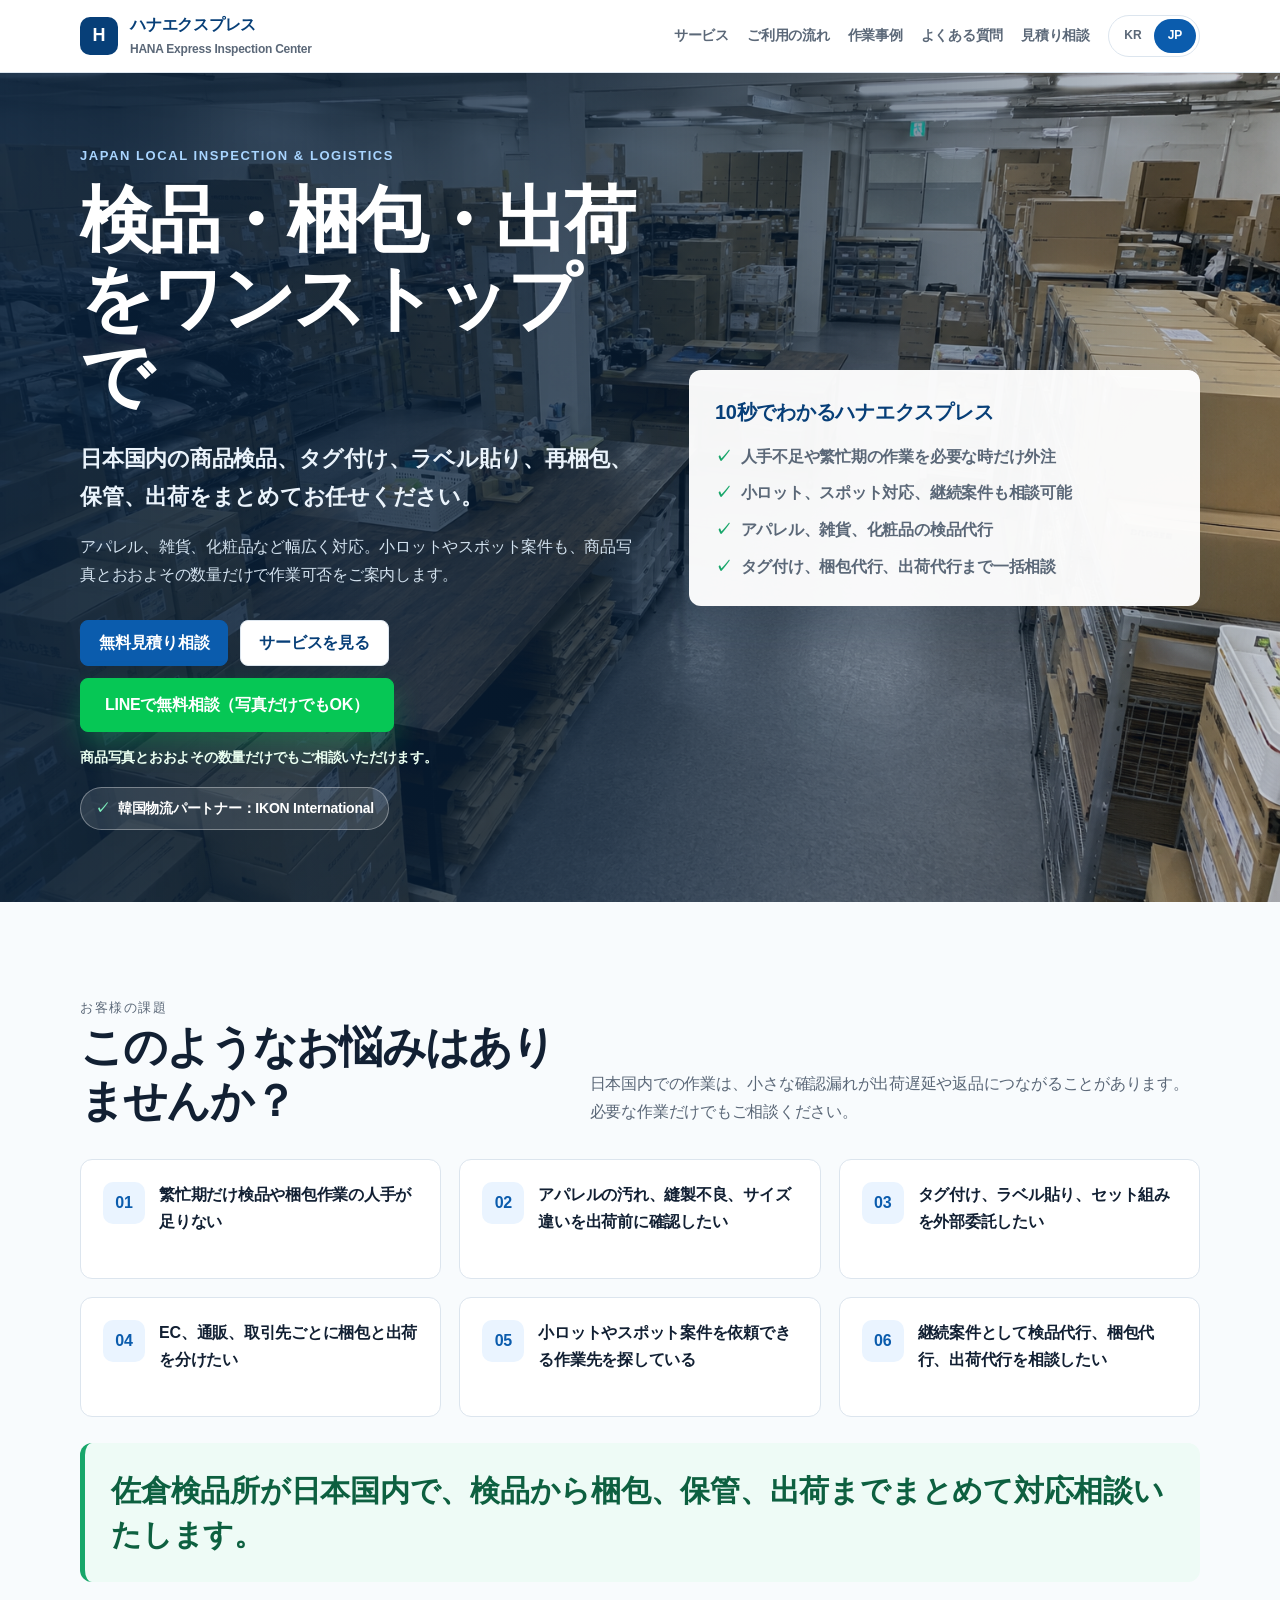
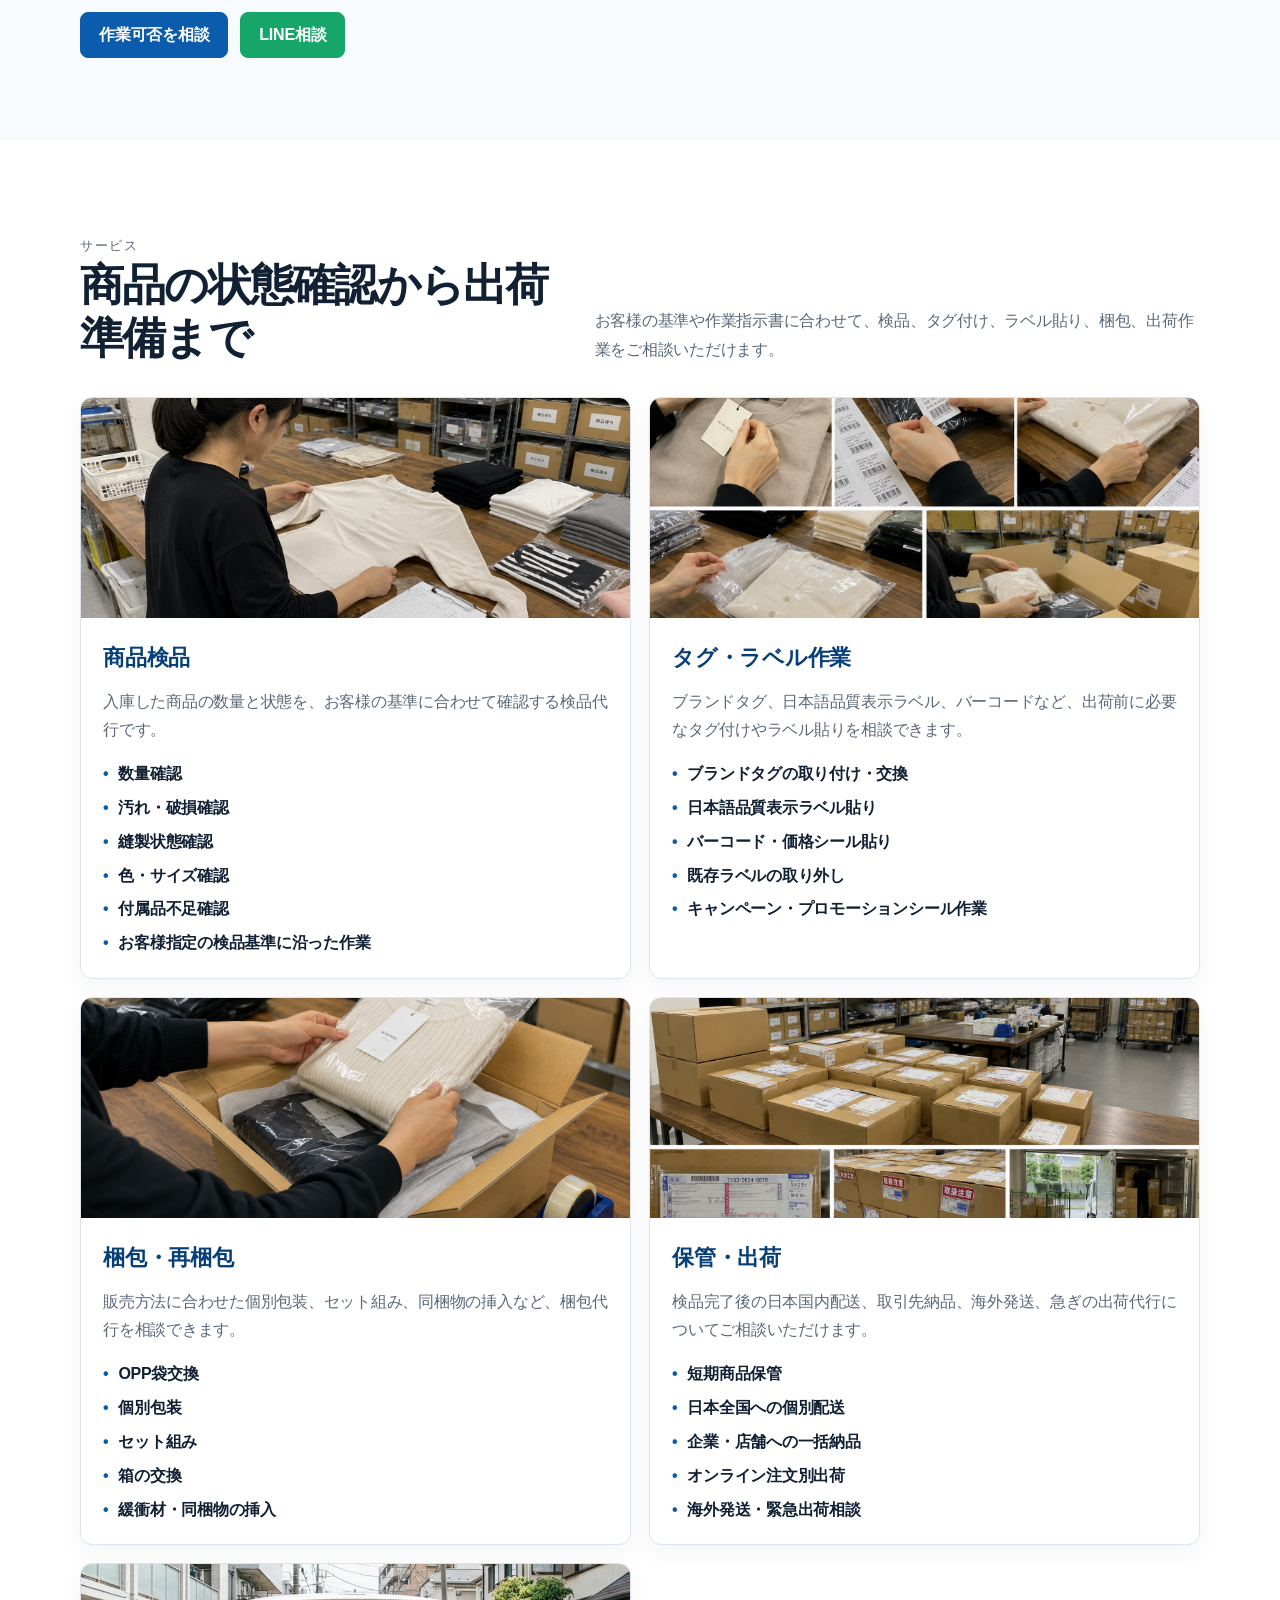
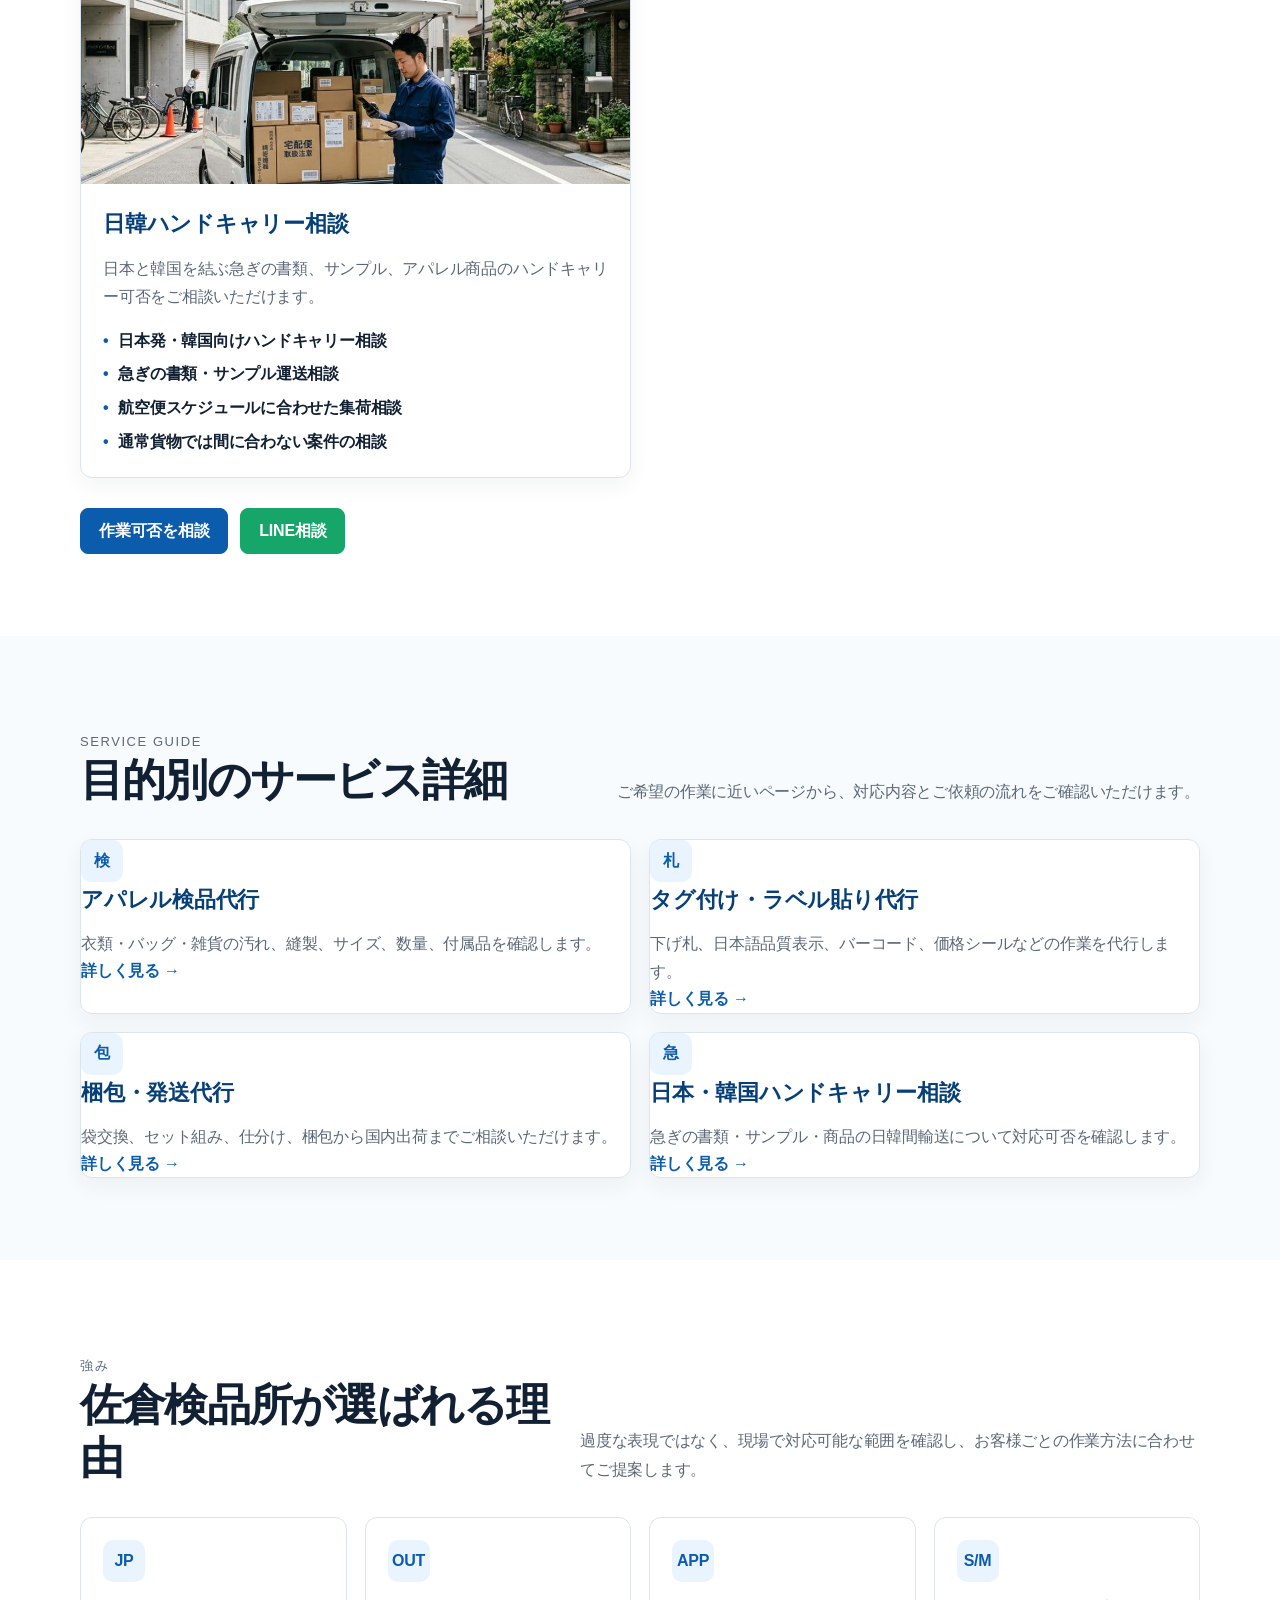
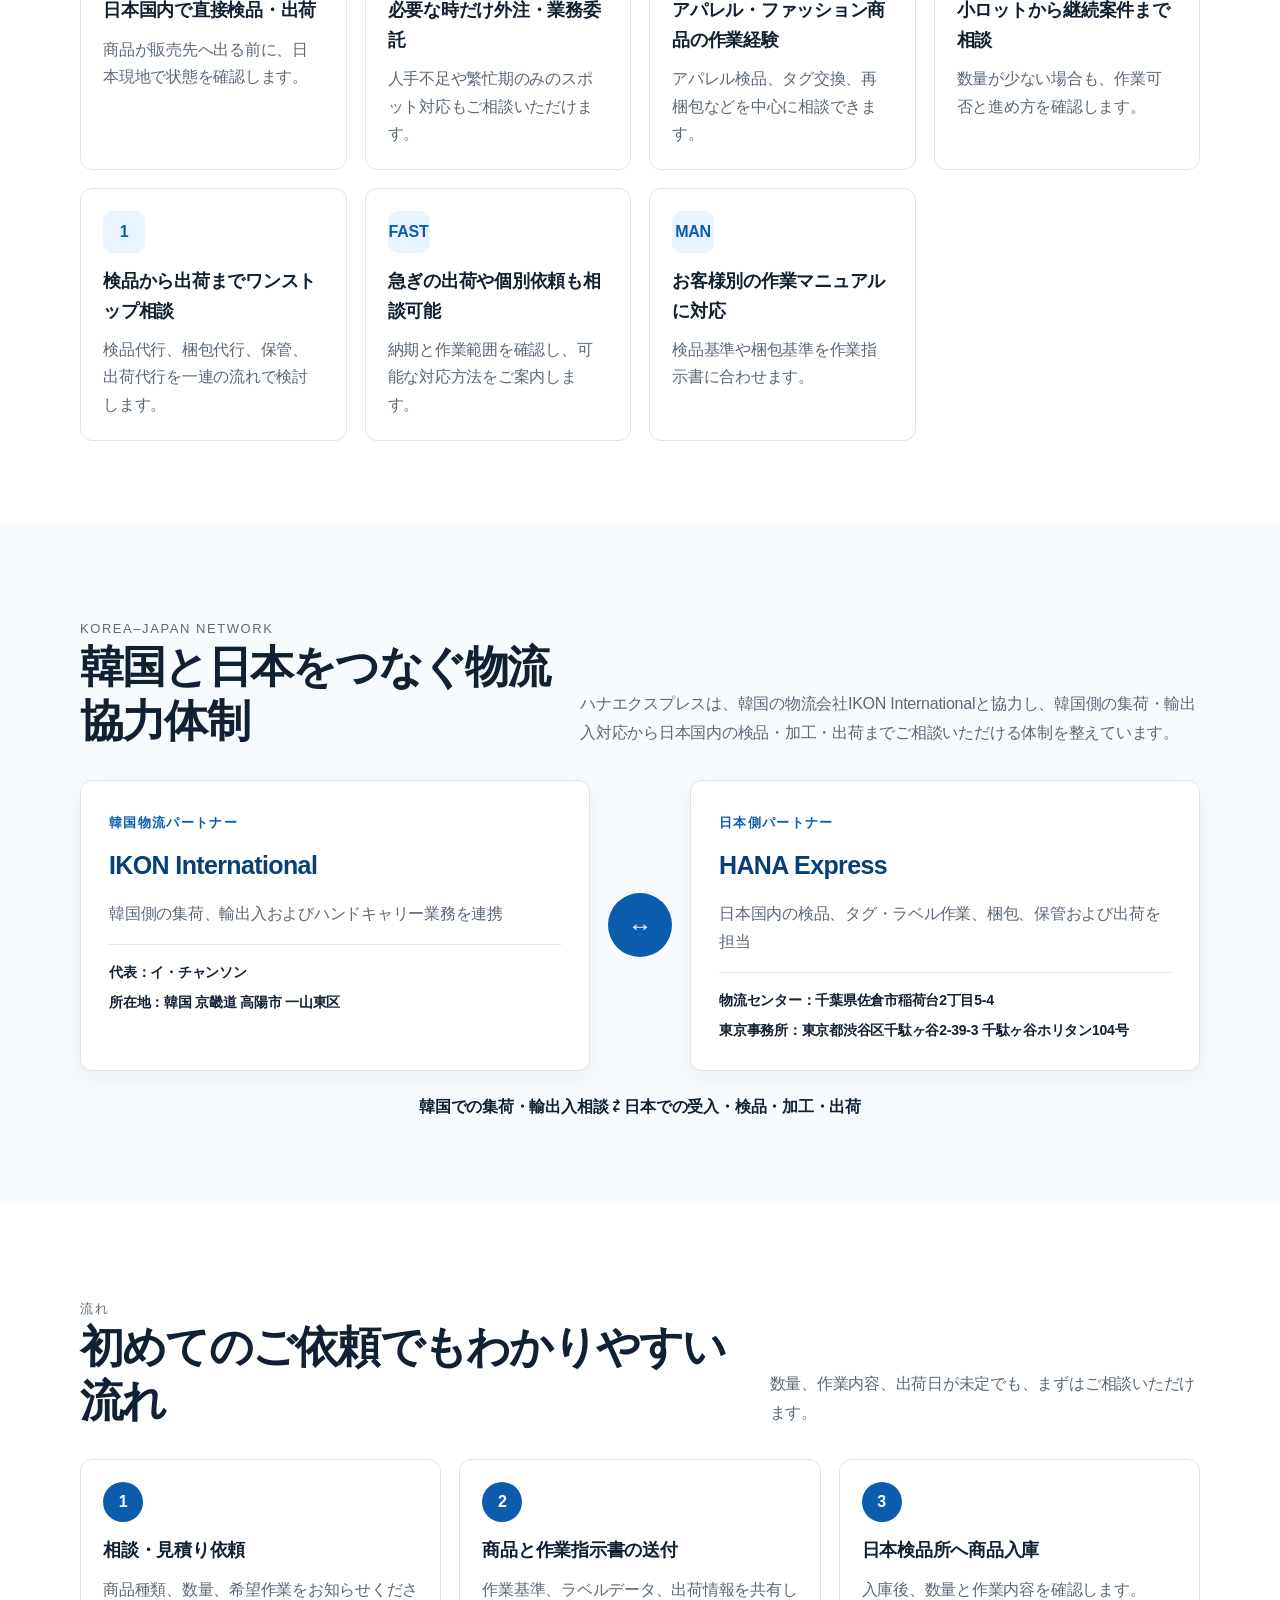
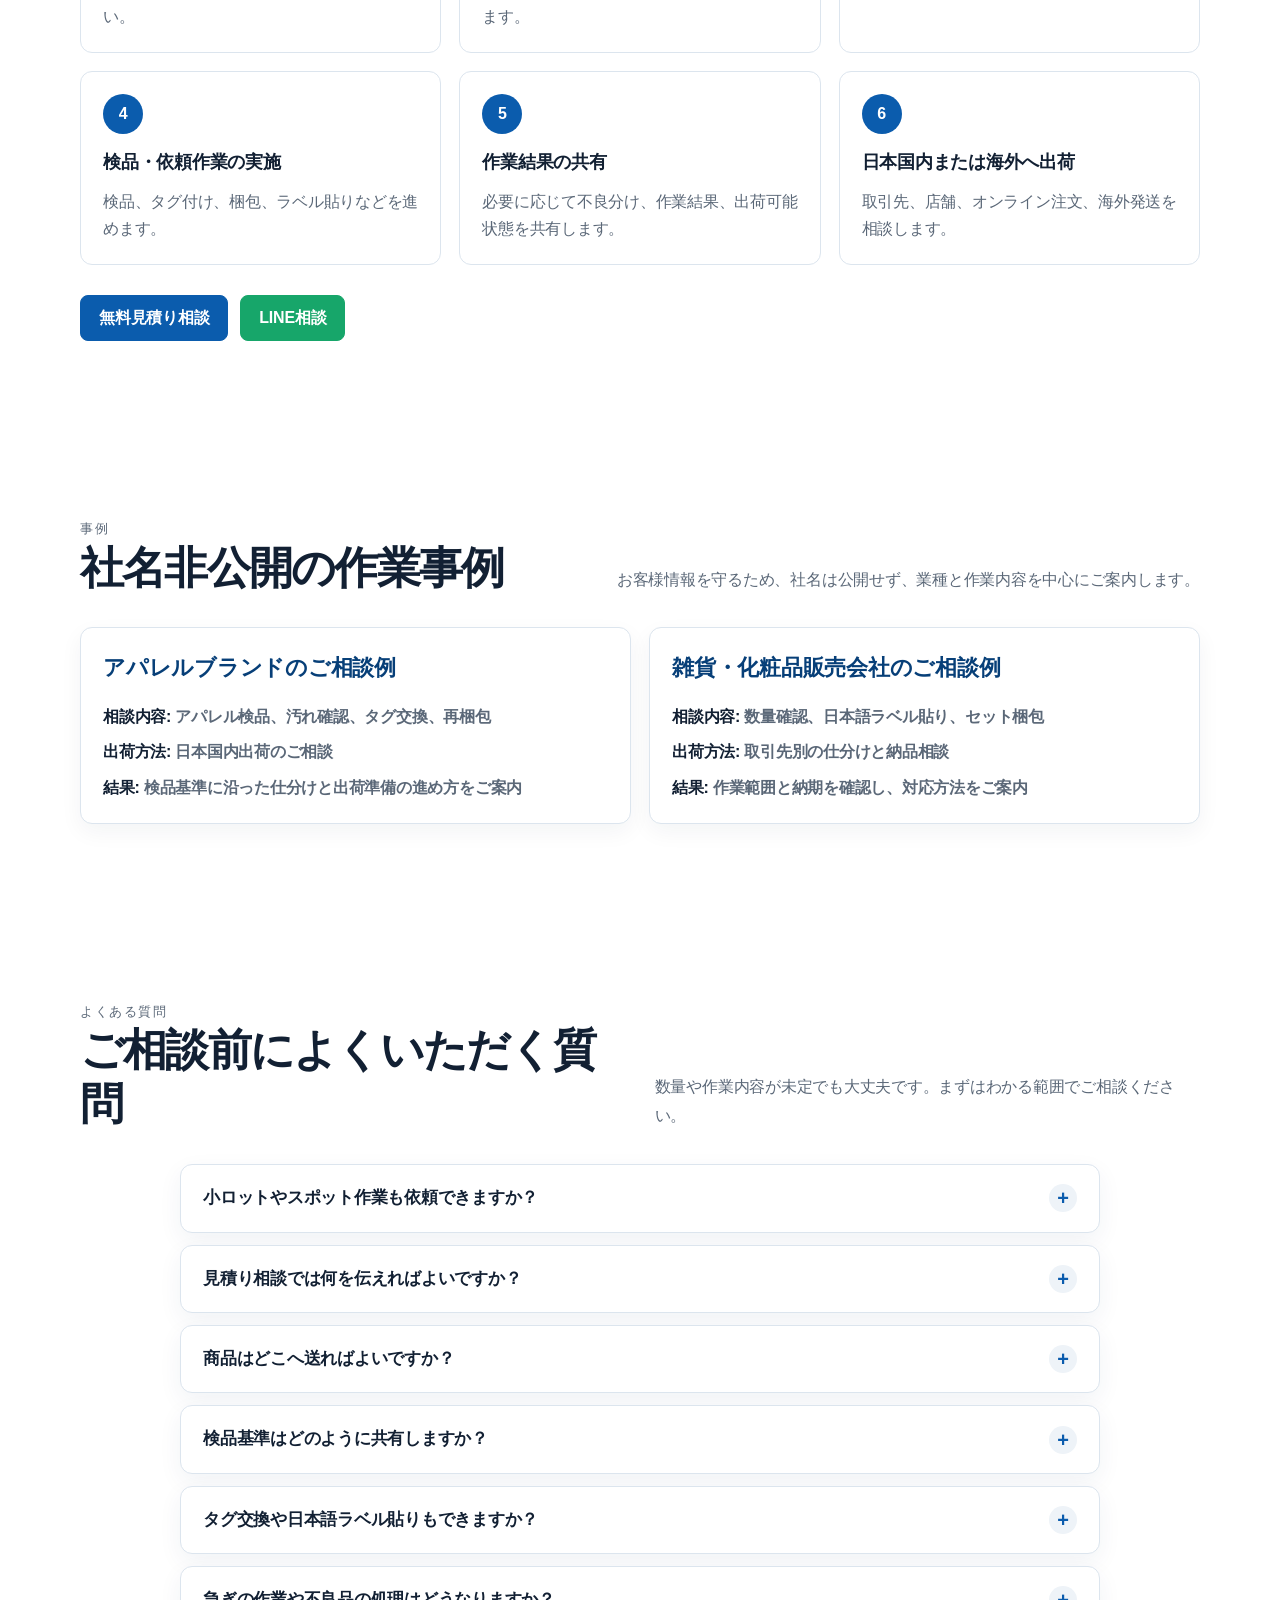
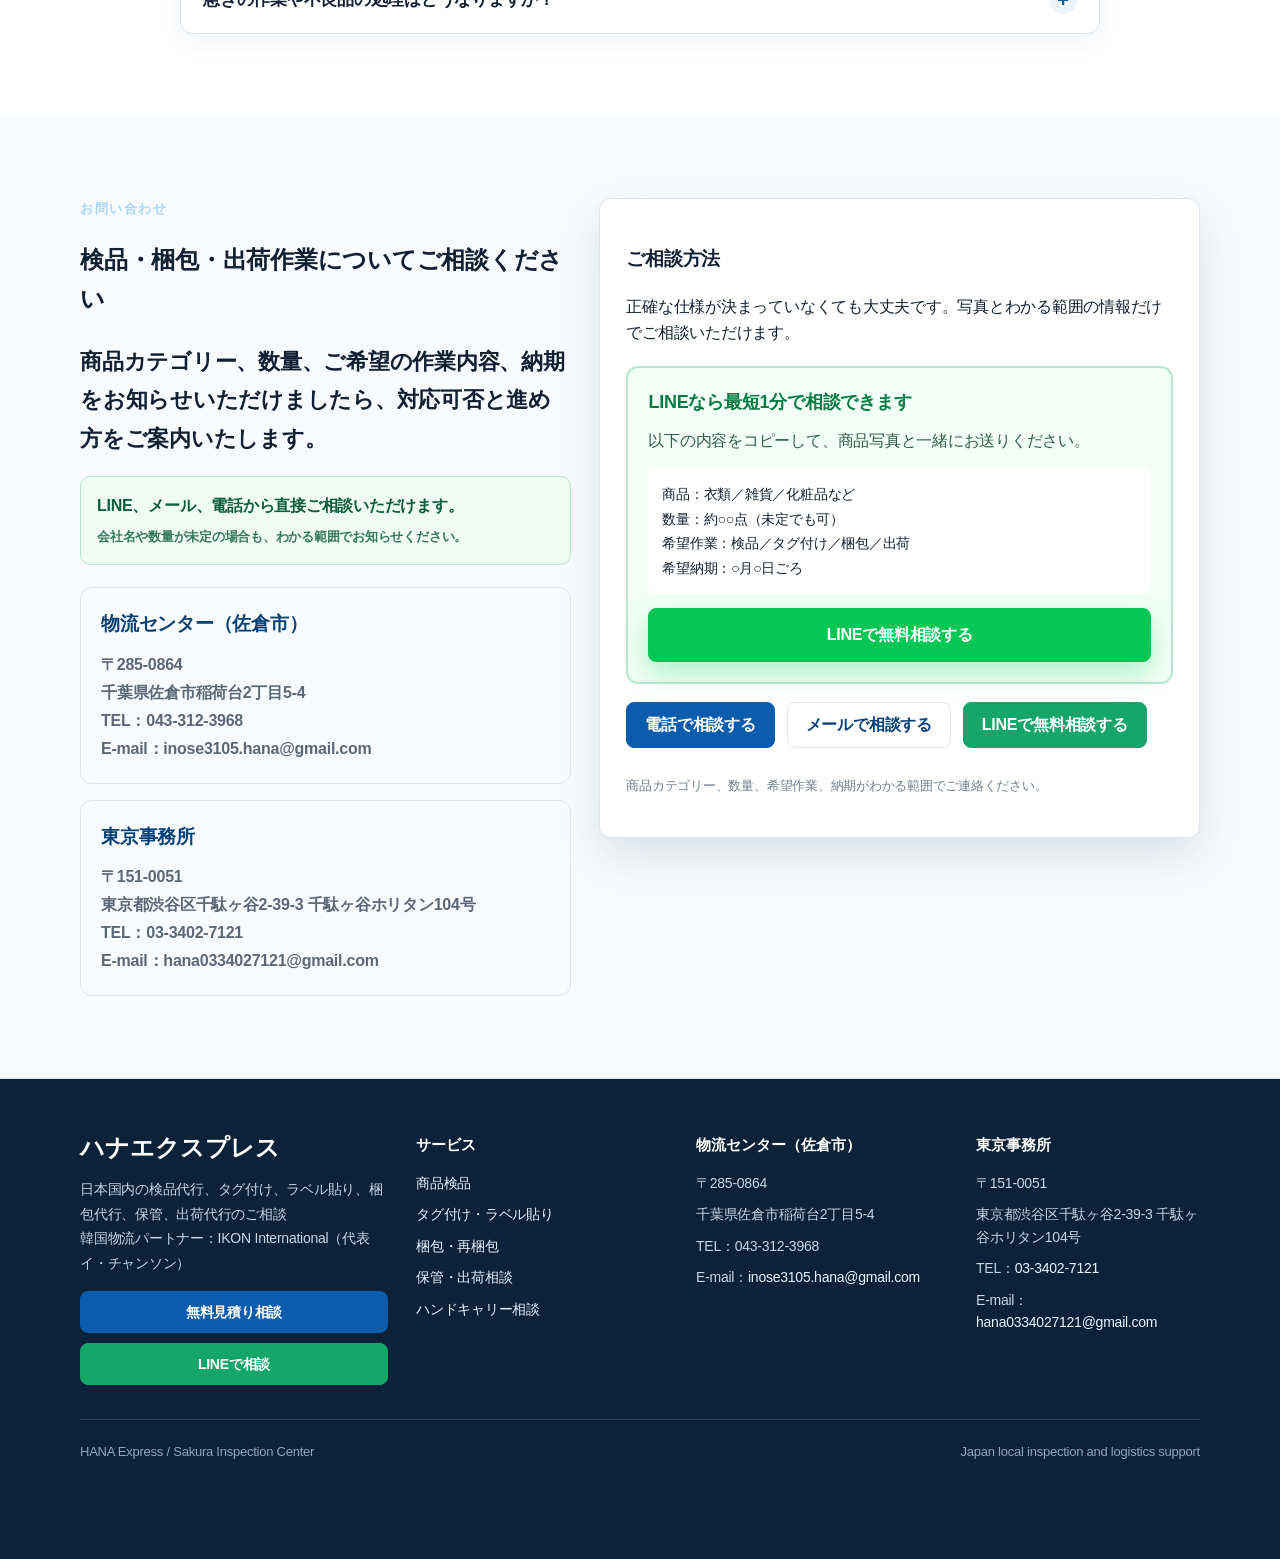
<file: index.html>
<!doctype html>
<html lang="ja">
<head>
  <meta charset="utf-8">
  <meta name="viewport" content="width=device-width, initial-scale=1">
  <title>検品・タグ付け・梱包・出荷代行｜ハナエクスプレス</title>
  <meta name="google-site-verification" content="NxbrH-2OeJvjQuz48LJfjK28gFVoB26EaBS8IJUmjXQ">
  <meta name="google-site-verification" content="f0I-p3rw56-jUXv-6mtLvik5WhoSU1SAYrxCYYbpjKA">
  <!-- Google tag (gtag.js) -->
  <script async src="https://www.googletagmanager.com/gtag/js?id=G-HQ9LCE28RB"></script>
  <script>
    window.dataLayer = window.dataLayer || [];
    function gtag(){dataLayer.push(arguments);}
    gtag('js', new Date());

    gtag('config', 'G-HQ9LCE28RB');
  </script>
  <meta name="description" content="アパレル、雑貨、化粧品などの検品、タグ付け、ラベル貼り、セット組み、再梱包、保管、出荷を代行します。小ロットやスポット案件もご相談ください。">
  <meta name="robots" content="index, follow">
  <meta name="format-detection" content="telephone=yes">
  <link rel="canonical" href="https://hana-express.net/">
  <link rel="alternate" hreflang="ja" href="https://hana-express.net/">
  <link rel="alternate" hreflang="ko" href="https://hana-express.net/ko/">
  <link rel="alternate" hreflang="x-default" href="https://hana-express.net/">
  <meta property="og:type" content="website">
  <meta property="og:site_name" content="HANA Express Sakura Inspection Center">
  <meta property="og:locale" content="ja_JP">
  <meta property="og:locale:alternate" content="ko_KR">
  <meta property="og:title" content="検品・タグ付け・梱包・出荷代行｜ハナエクスプレス">
  <meta property="og:description" content="アパレル、雑貨、化粧品などの検品、タグ付け、ラベル貼り、セット組み、再梱包、保管、出荷を代行します。小ロットやスポット案件もご相談ください。">
  <meta property="og:url" content="https://hana-express.net/">
  <meta property="og:image" content="https://hana-express.net/assets/sakura-warehouse.png">
  <meta name="twitter:card" content="summary_large_image">
  <meta name="twitter:title" content="検品・タグ付け・梱包・出荷代行｜ハナエクスプレス">
  <meta name="twitter:description" content="アパレル、雑貨、化粧品などの検品、タグ付け、ラベル貼り、セット組み、再梱包、保管、出荷を代行します。小ロットやスポット案件もご相談ください。">
  <meta name="twitter:image" content="https://hana-express.net/assets/sakura-warehouse.png">
  <script type="application/ld+json">
    {
      "@context": "https://schema.org",
      "@type": "LocalBusiness",
      "name": "HANA Express Sakura Inspection Center",
      "alternateName": ["사쿠라 검품소", "佐倉検品所"],
      "url": "https://hana-express.net/",
      "description": "Japan-based inspection, labeling, packing, storage and shipping support for apparel, goods and cosmetics.",
      "telephone": "+81-43-312-3968",
      "email": "inose3105.hana@gmail.com",
      "address": {
        "@type": "PostalAddress",
        "postalCode": "285-0864",
        "addressRegion": "千葉県",
        "addressLocality": "佐倉市",
        "streetAddress": "稲荷台2丁目5-4",
        "addressCountry": "JP"
      },
      "areaServed": ["Japan", "Korea"],
      "knowsAbout": [
        "일본 검품",
        "일본 의류 검품",
        "일본 물류대행",
        "일본 택 작업",
        "일본 라벨 부착",
        "日本検品",
        "アパレル検品",
        "検品代行",
        "タグ付け",
        "ラベル貼り",
        "梱包代行",
        "出荷代行",
        "韓国企業対応"
      ],
      "department": {
        "@type": "LocalBusiness",
        "name": "HANA Express Tokyo Office",
        "telephone": "+81-3-3402-7121",
        "email": "hana0334027121@gmail.com",
        "address": {
          "@type": "PostalAddress",
          "postalCode": "151-0051",
          "addressRegion": "東京都",
          "addressLocality": "渋谷区",
          "streetAddress": "千駄ヶ谷2-39-3 千駄ヶ谷ホリタン104号",
          "addressCountry": "JP"
        }
      }
    }
  </script>
  <style>
    :root {
      --ink: #122033;
      --sub: #5b6878;
      --muted: #eef3f8;
      --line: #dce5ee;
      --blue: #0b5cad;
      --blue-dark: #073f78;
      --green: #17a66a;
      --orange: #f28a32;
      --paper: #ffffff;
      --soft: #f8fbfd;
      --radius: 12px;
      --shadow: 0 18px 44px rgba(20, 42, 68, .12);
      font-family: "Noto Sans KR", "Noto Sans JP", "Yu Gothic", "Meiryo", Arial, sans-serif;
    }

    * { box-sizing: border-box; }
    html { scroll-behavior: smooth; }
    body {
      margin: 0;
      color: var(--ink);
      background: var(--paper);
      letter-spacing: 0;
    }
    a { color: inherit; text-decoration: none; }
    img { display: block; width: 100%; }
    button, input, textarea, select { font: inherit; }
    .wrap { width: min(1120px, calc(100% - 40px)); margin: 0 auto; }

    .site-header {
      position: sticky;
      top: 0;
      z-index: 20;
      background: rgba(255,255,255,.94);
      border-bottom: 1px solid var(--line);
      backdrop-filter: blur(14px);
    }
    .header-inner {
      min-height: 72px;
      display: flex;
      align-items: center;
      justify-content: space-between;
      gap: 20px;
    }
    .brand {
      display: flex;
      align-items: center;
      gap: 12px;
      font-weight: 900;
      color: var(--blue-dark);
    }
    .brand-mark {
      display: grid;
      place-items: center;
      width: 38px;
      height: 38px;
      border-radius: 10px;
      background: var(--blue-dark);
      color: #fff;
      font-size: 18px;
    }
    .brand small {
      display: block;
      margin-top: 2px;
      color: var(--sub);
      font-size: 12px;
      font-weight: 700;
    }
    .nav {
      display: flex;
      align-items: center;
      gap: 18px;
      color: var(--sub);
      font-size: 14px;
      font-weight: 800;
    }
    .nav a:hover { color: var(--blue); }
    .lang {
      display: flex;
      padding: 3px;
      border: 1px solid var(--line);
      border-radius: 999px;
      background: #fff;
    }
    .lang button {
      min-width: 42px;
      padding: 7px 10px;
      border: 0;
      border-radius: 999px;
      background: transparent;
      color: var(--sub);
      font-size: 12px;
      font-weight: 900;
      cursor: pointer;
    }
    .lang button.active { background: var(--blue); color: #fff; }

    .button {
      display: inline-flex;
      align-items: center;
      justify-content: center;
      min-height: 46px;
      padding: 0 18px;
      border: 1px solid var(--line);
      border-radius: 8px;
      background: #fff;
      color: var(--blue-dark);
      font-weight: 900;
      cursor: pointer;
      transition: transform .15s ease, box-shadow .15s ease, background .15s ease;
    }
    .button:hover { transform: translateY(-1px); box-shadow: 0 10px 24px rgba(10,58,104,.14); }
    .button.primary { background: var(--blue); border-color: var(--blue); color: #fff; }
    .button.green { background: var(--green); border-color: var(--green); color: #fff; }
    .button.orange { background: var(--orange); border-color: var(--orange); color: #fff; }
    .button.line-strong { min-height: 54px; padding: 0 24px; background: #06c755; border-color: #06c755; color: #fff; box-shadow: 0 12px 28px rgba(6,199,85,.28); }
    .hero-proof { margin: 14px 0 0; color: #eafff1; font-size: 14px; font-weight: 900; }

    .hero {
      background:
        linear-gradient(90deg, rgba(8,32,58,.90), rgba(8,32,58,.70) 48%, rgba(8,32,58,.18)),
        url("/assets/sakura-warehouse.png") center/cover;
      color: #fff;
      min-height: 680px;
      display: grid;
      align-items: center;
      padding: 72px 0;
    }
    .hero-grid {
      display: grid;
      grid-template-columns: 1.05fr .95fr;
      gap: 44px;
      align-items: center;
    }
    .eyebrow {
      margin: 0 0 16px;
      color: #a9d5ff;
      font-size: 13px;
      font-weight: 900;
      text-transform: uppercase;
    }
    h1 {
      margin: 0;
      max-width: 740px;
      font-size: clamp(40px, 6vw, 72px);
      line-height: 1.08;
      letter-spacing: 0;
    }
    .lead {
      max-width: 700px;
      margin: 24px 0 0;
      font-size: clamp(17px, 2vw, 22px);
      line-height: 1.75;
      color: #eaf3fb;
      font-weight: 700;
    }
    .sublead {
      max-width: 720px;
      margin: 16px 0 0;
      color: #d3e2ef;
      line-height: 1.8;
    }
    .cta-row { display: flex; flex-wrap: wrap; gap: 12px; margin-top: 30px; }
    .hero-note {
      background: rgba(255,255,255,.96);
      color: var(--ink);
      border-radius: var(--radius);
      padding: 26px;
      box-shadow: var(--shadow);
    }
    .hero-note strong { display: block; margin-bottom: 16px; color: var(--blue-dark); font-size: 20px; }
    .hero-note ul { display: grid; gap: 12px; margin: 0; padding: 0; list-style: none; }
    .hero-note li { display: flex; gap: 10px; line-height: 1.55; color: var(--sub); font-weight: 800; }
    .hero-note li::before { content: "✓"; color: var(--green); font-weight: 900; }
    .partner-badge {
      display: inline-flex;
      align-items: center;
      gap: 9px;
      margin-top: 18px;
      padding: 9px 14px;
      border: 1px solid rgba(255,255,255,.35);
      border-radius: 999px;
      background: rgba(255,255,255,.12);
      color: #fff;
      font-size: 14px;
      font-weight: 850;
    }
    .partner-badge::before { content: "✓"; color: #7df0bd; }

    section { padding: 82px 0; }
    section.soft { background: var(--soft); }
    .section-head {
      display: flex;
      align-items: end;
      justify-content: space-between;
      gap: 24px;
      margin-bottom: 32px;
    }
    .section-head h2 {
      margin: 0;
      font-size: clamp(28px, 4vw, 44px);
      line-height: 1.22;
    }
    .section-head p {
      max-width: 620px;
      margin: 12px 0 0;
      color: var(--sub);
      line-height: 1.8;
      font-weight: 700;
    }

    .grid { display: grid; gap: 18px; }
    .grid.two { grid-template-columns: repeat(2, minmax(0, 1fr)); }
    .grid.three { grid-template-columns: repeat(3, minmax(0, 1fr)); }
    .grid.four { grid-template-columns: repeat(4, minmax(0, 1fr)); }
    .card {
      border: 1px solid var(--line);
      border-radius: var(--radius);
      background: #fff;
      box-shadow: 0 8px 22px rgba(20,42,68,.05);
      overflow: hidden;
    }
    .card-body { padding: 22px; }
    .card h3 { margin: 0 0 12px; font-size: 22px; color: var(--blue-dark); }
    .card p { margin: 0; color: var(--sub); line-height: 1.75; font-weight: 700; }
    .check-list { display: grid; gap: 9px; margin: 18px 0 0; padding: 0; list-style: none; }
    .check-list li { display: flex; gap: 10px; color: var(--ink); line-height: 1.55; font-weight: 750; }
    .check-list li::before { content: "•"; color: var(--blue); font-weight: 900; }
    .service-img, .photo-img {
      height: 220px;
      object-fit: cover;
      background: var(--muted);
    }
    .problem-card {
      display: flex;
      gap: 14px;
      align-items: flex-start;
      min-height: 120px;
      padding: 22px;
      border: 1px solid var(--line);
      border-radius: var(--radius);
      background: #fff;
    }
    .icon {
      display: grid;
      place-items: center;
      flex: 0 0 auto;
      width: 42px;
      height: 42px;
      border-radius: 10px;
      background: #eaf4ff;
      color: var(--blue);
      font-weight: 900;
    }
    .problem-card p { margin: 0; line-height: 1.65; color: var(--ink); font-weight: 850; }
    .emphasis {
      margin-top: 26px;
      padding: 26px;
      border-left: 5px solid var(--green);
      border-radius: var(--radius);
      background: #eefbf6;
      color: #0d6040;
      font-size: clamp(20px, 3vw, 30px);
      line-height: 1.45;
      font-weight: 900;
    }
    .reason-card, .step-card {
      padding: 22px;
      border: 1px solid var(--line);
      border-radius: var(--radius);
      background: #fff;
    }
    .reason-card strong, .step-card strong { display: block; margin-top: 14px; font-size: 18px; color: var(--ink); }
    .reason-card p, .step-card p { margin: 10px 0 0; color: var(--sub); line-height: 1.7; font-weight: 700; }
    .partner-panel {
      display: grid;
      grid-template-columns: 1fr auto 1fr;
      align-items: stretch;
      gap: 18px;
    }
    .partner-company {
      padding: 28px;
      border: 1px solid var(--line);
      border-radius: var(--radius);
      background: #fff;
      box-shadow: 0 8px 22px rgba(20,42,68,.05);
    }
    .partner-company small { color: var(--blue); font-weight: 900; letter-spacing: .08em; }
    .partner-company h3 { margin: 10px 0; font-size: 24px; color: var(--blue-dark); }
    .partner-company p { margin: 0; color: var(--sub); line-height: 1.75; font-weight: 700; }
    .partner-link {
      display: grid;
      place-items: center;
      align-self: center;
      width: 64px;
      height: 64px;
      border-radius: 50%;
      background: var(--blue);
      color: #fff;
      font-size: 24px;
      font-weight: 900;
    }
    .partner-flow { margin: 22px 0 0; text-align: center; color: var(--ink); font-weight: 850; line-height: 1.7; }
    .step-number {
      display: grid;
      place-items: center;
      width: 40px;
      height: 40px;
      border-radius: 50%;
      background: var(--blue);
      color: #fff;
      font-weight: 900;
    }
    .case-meta {
      display: grid;
      gap: 10px;
      margin: 18px 0 0;
      padding: 0;
      list-style: none;
      color: var(--sub);
      line-height: 1.6;
      font-weight: 750;
    }
    .case-meta b { color: var(--ink); }

    .faq-list {
      display: grid;
      gap: 12px;
      max-width: 920px;
      margin: 34px auto 0;
    }
    .faq-item {
      border: 1px solid var(--line);
      border-radius: 12px;
      background: #fff;
      box-shadow: 0 8px 24px rgba(10,58,104,.06);
      overflow: hidden;
    }
    .faq-item summary {
      position: relative;
      padding: 20px 58px 20px 22px;
      color: var(--ink);
      font-size: 17px;
      line-height: 1.55;
      font-weight: 900;
      cursor: pointer;
      list-style: none;
    }
    .faq-item summary::-webkit-details-marker { display: none; }
    .faq-item summary::after {
      content: "+";
      position: absolute;
      top: 50%;
      right: 22px;
      width: 28px;
      height: 28px;
      display: grid;
      place-items: center;
      border-radius: 50%;
      background: var(--muted);
      color: var(--blue);
      font-size: 20px;
      line-height: 1;
      transform: translateY(-50%);
    }
    .faq-item[open] summary { color: var(--blue-dark); }
    .faq-item[open] summary::after { content: "−"; }
    .faq-answer {
      margin: 0;
      padding: 0 22px 22px;
      color: var(--sub);
      line-height: 1.8;
      font-weight: 700;
    }

    .quote-layout {
      display: grid;
      grid-template-columns: .9fr 1.1fr;
      gap: 28px;
      align-items: start;
    }
    .contact-card {
      padding: 26px;
      border: 1px solid var(--line);
      border-radius: var(--radius);
      background: #fff;
      box-shadow: var(--shadow);
    }
    .line-inquiry-box { margin-top: 20px; padding: 20px; border: 2px solid #b9e6d0; border-radius: 12px; background: #f1fff7; }
    .line-inquiry-box strong { display: block; color: #087a42; font-size: 18px; }
    .line-inquiry-box p { margin: 9px 0 0; color: #315d49; line-height: 1.7; }
    .line-template { margin-top: 14px; padding: 14px; border-radius: 8px; background: #fff; color: var(--ink); font-size: 14px; line-height: 1.75; white-space: pre-line; }
    .contact-actions { display: flex; flex-wrap: wrap; gap: 12px; margin-top: 18px; }
    .send-notice {
      margin: 18px 0 0;
      padding: 16px;
      border: 1px solid #b9e6d0;
      border-radius: 10px;
      background: #effbf5;
      color: #0f5c3f;
      line-height: 1.65;
      font-weight: 800;
    }
    .send-notice small {
      display: block;
      margin-top: 6px;
      color: #39765e;
      font-weight: 700;
    }
    .contact-list {
      display: grid;
      gap: 16px;
      margin-top: 22px;
    }
    .contact-box {
      padding: 20px;
      border: 1px solid var(--line);
      border-radius: var(--radius);
      background: var(--soft);
      line-height: 1.75;
    }
    .contact-box h3 { margin: 0 0 10px; color: var(--blue-dark); }
    .contact-box p { margin: 0; color: var(--sub); font-weight: 700; }
    .seo-line {
      margin-top: 26px;
      color: #718092;
      font-size: 13px;
      line-height: 1.8;
    }

    .footer {
      padding: 54px 0 96px;
      border-top: 1px solid var(--line);
      background: #0b2239;
      color: #c8d6e4;
      font-size: 14px;
    }
    .footer-grid {
      display: grid;
      grid-template-columns: 1.1fr .9fr .9fr .8fr;
      gap: 28px;
      align-items: start;
    }
    .footer h2,
    .footer h3 {
      margin: 0 0 14px;
      color: #fff;
      letter-spacing: 0;
    }
    .footer h2 {
      font-size: 24px;
      line-height: 1.25;
    }
    .footer h3 {
      font-size: 15px;
    }
    .footer p {
      margin: 0;
      line-height: 1.75;
    }
    .footer a {
      color: #e8f3ff;
      text-decoration: none;
    }
    .footer a:hover { text-decoration: underline; }
    .footer-links,
    .footer-list {
      display: grid;
      gap: 9px;
      margin: 0;
      padding: 0;
      list-style: none;
      line-height: 1.6;
    }
    .footer-list li {
      color: #c8d6e4;
    }
    .footer-actions {
      display: grid;
      gap: 10px;
      margin-top: 16px;
    }
    .footer-actions .button {
      width: 100%;
      min-height: 42px;
      box-shadow: none;
    }
    .footer-bottom {
      display: flex;
      justify-content: space-between;
      gap: 20px;
      margin-top: 34px;
      padding-top: 22px;
      border-top: 1px solid rgba(255,255,255,.14);
      color: #91a6b9;
      font-size: 13px;
      line-height: 1.6;
    }
    .mobile-cta {
      position: fixed;
      left: 0;
      right: 0;
      bottom: 0;
      z-index: 30;
      display: none;
      gap: 8px;
      padding: 10px 14px;
      background: rgba(255,255,255,.96);
      border-top: 1px solid var(--line);
      backdrop-filter: blur(12px);
    }
    .mobile-cta .button { flex: 1; min-height: 44px; }

    @media (max-width: 920px) {
      .nav a { display: none; }
      .hero { min-height: auto; padding: 58px 0; }
      .hero-grid, .quote-layout { grid-template-columns: 1fr; }
      .grid.two, .grid.three, .grid.four { grid-template-columns: 1fr 1fr; }
      .section-head { display: block; }
      .footer-grid { grid-template-columns: 1fr 1fr; }
    }
    @media (max-width: 640px) {
      .wrap { width: min(100% - 28px, 1120px); }
      .header-inner { min-height: 64px; }
      .brand small { display: none; }
      .hero { padding: 46px 0 50px; }
      h1 {
        font-size: clamp(34px, 9.2vw, 38px);
        line-height: 1.14;
        text-wrap: balance;
      }
      .hero .lead { margin-top: 20px; font-size: 17px; line-height: 1.65; }
      .hero .sublead { margin-top: 14px; line-height: 1.7; }
      .hero .cta-row { margin-top: 24px; }
      .grid.two, .grid.three, .grid.four { grid-template-columns: 1fr; }
      .partner-panel { grid-template-columns: 1fr; }
      .partner-link { margin: -2px auto; transform: rotate(90deg); }
      section { padding: 58px 0; }
      .service-img, .photo-img { height: 190px; }
      .mobile-cta { display: flex; }
      .footer { padding-bottom: 98px; }
      .footer-grid { grid-template-columns: 1fr; }
      .footer-bottom { display: block; }
      .footer-bottom span { display: block; margin-top: 8px; }
    }
    /* Corporate typography and responsive polish */
    body { letter-spacing: -.015em; font-size: 16px; line-height: 1.65; -webkit-font-smoothing: antialiased; text-rendering: optimizeLegibility; }
    .brand { font-weight: 800; }
    .nav { font-weight: 700; }
    .button { font-weight: 750; }
    .eyebrow { font-weight: 800; letter-spacing: .12em; }
    h1, .section-head h2 { letter-spacing: -.04em; font-weight: 800; }
    .section-head p, .card p, .reason-card p, .step-card p, .partner-company p { font-weight: 500; }
    .partner-company small { font-weight: 800; letter-spacing: .1em; }
    .partner-company h3 { margin-bottom: 14px; font-size: 25px; letter-spacing: -.025em; }
    .partner-details { display: grid; gap: 7px; margin-top: 16px; padding-top: 16px; border-top: 1px solid var(--line); color: var(--ink); font-size: 14px; line-height: 1.65; font-weight: 600; }
    @media (max-width: 720px) {
      body { font-size: 15px; }
      .wrap { width: min(100% - 28px, 1120px); }
      .hero { min-height: auto; padding: 62px 0; }
      h1 { font-size: clamp(34px, 10vw, 46px); line-height: 1.14; letter-spacing: -.045em; }
      .lead { font-size: 18px; line-height: 1.65; }
      .sublead { font-size: 15px; line-height: 1.75; }
      .section-head h2 { font-size: 30px; line-height: 1.25; }
      .partner-company { padding: 23px 21px; }
      .partner-company h3 { font-size: 22px; }
      .partner-badge { border-radius: 10px; line-height: 1.5; }
    }
  </style>
</head>
<body>
  <header class="site-header">
    <div class="wrap header-inner">
      <a class="brand" href="#top" aria-label="home">
        <span class="brand-mark">H</span>
        <span><span data-i18n="brand.name">佐倉検品所</span><small>HANA Express Inspection Center</small></span>
      </a>
      <nav class="nav" aria-label="main navigation">
        <a href="#service" data-i18n="nav.service">サービス</a>
        <a href="#process" data-i18n="nav.process">ご利用の流れ</a>
        <a href="#cases" data-i18n="nav.cases">作業事例</a>
        <a href="#faq" data-i18n="nav.faq">よくある質問</a>
        <a href="#quote" data-i18n="nav.quote">見積り相談</a>
        <div class="lang" aria-label="language selector">
          <button type="button" data-lang="ko">KR</button>
          <button type="button" class="active" data-lang="ja">JP</button>
        </div>
      </nav>
    </div>
  </header>

  <main id="top">
    <section class="hero">
      <div class="wrap hero-grid">
        <div>
          <p class="eyebrow">Japan Local Inspection & Logistics</p>
          <h1 data-i18n="hero.title">法人向け検品・梱包・出荷代行サービス</h1>
          <p class="lead" data-i18n="hero.lead">検品・タグ付け・梱包作業を、必要な時だけ外部委託</p>
          <p class="sublead" data-i18n="hero.sub">アパレル、雑貨、化粧品などの検品、タグ付け、ラベル貼り、セット組み、再梱包、保管、出荷まで一括で対応します。小ロット、スポット案件、繁忙期のみのご依頼もご相談ください。</p>
          <div class="cta-row">
            <a class="button primary" href="#quote" data-i18n="cta.quote">무료 견적 상담</a>
            <a class="button" href="#service" data-i18n="cta.service">서비스 자세히 보기</a>
            <a class="button line-strong" href="https://lin.ee/z5ZCQga" target="_blank" rel="noopener" data-i18n="cta.line">LINEで無料相談（写真だけでもOK）</a>
          </div>
          <p class="hero-proof" data-i18n="hero.proof">商品写真とおおよその数量だけでもご相談いただけます。</p>
          <div class="partner-badge" data-i18n="partner.badge">韓国物流パートナー：IKON International</div>
        </div>
        <aside class="hero-note">
          <strong data-i18n="hero.summaryTitle">10초 안에 확인하는 사쿠라 검품소</strong>
          <ul id="summaryList"></ul>
        </aside>
      </div>
    </section>

    <section class="soft" id="problems">
      <div class="wrap">
        <div class="section-head">
          <div>
            <p class="eyebrow" data-i18n="problems.eyebrow">고객 고민</p>
            <h2 data-i18n="problems.title">이런 문제로 고민하고 계신가요?</h2>
          </div>
          <p data-i18n="problems.desc">일본 현지 작업은 작은 누락도 출고 지연이나 반품으로 이어질 수 있습니다. 필요한 작업만 골라 상담해도 괜찮습니다.</p>
        </div>
        <div class="grid three" id="problemGrid"></div>
        <div class="emphasis" data-i18n="problems.emphasis">사쿠라 검품소가 일본 현지에서 검품부터 포장, 보관, 출고까지 한 번에 대응합니다.</div>
        <div class="cta-row">
          <a class="button primary" href="#quote" data-i18n="cta.possibility">작업 가능 여부 문의하기</a>
          <a class="button green" href="https://lin.ee/z5ZCQga" target="_blank" rel="noopener" data-i18n="cta.lineShort">LINE 상담</a>
        </div>
      </div>
    </section>

    <section id="service">
      <div class="wrap">
        <div class="section-head">
          <div>
            <p class="eyebrow" data-i18n="services.eyebrow">서비스</p>
            <h2 data-i18n="services.title">상품 상태 확인부터 출고 준비까지</h2>
          </div>
          <p data-i18n="services.desc">고객이 제공한 기준과 작업 지시서에 맞춰 필요한 검품, 택 작업, 라벨 부착, 포장, 출고 작업을 상담합니다.</p>
        </div>
        <div class="grid two" id="serviceGrid"></div>
        <div class="cta-row">
          <a class="button primary" href="#quote" data-i18n="cta.possibility">作業可否を相談</a>
          <a class="button green" href="https://lin.ee/z5ZCQga" target="_blank" rel="noopener" data-i18n="cta.lineShort">LINE相談</a>
        </div>
      </div>
    </section>

    <section class="soft" id="service-detail">
      <div class="wrap">
        <div class="section-head">
          <div>
            <p class="eyebrow">SERVICE GUIDE</p>
            <h2>目的別のサービス詳細</h2>
          </div>
          <p>ご希望の作業に近いページから、対応内容とご依頼の流れをご確認いただけます。</p>
        </div>
        <div class="grid two">
          <a class="card" href="/services/apparel-inspection/">
            <span class="icon">検</span>
            <h3>アパレル検品代行</h3>
            <p>衣類・バッグ・雑貨の汚れ、縫製、サイズ、数量、付属品を確認します。</p>
            <strong style="color:var(--blue)">詳しく見る →</strong>
          </a>
          <a class="card" href="/services/tag-label/">
            <span class="icon">札</span>
            <h3>タグ付け・ラベル貼り代行</h3>
            <p>下げ札、日本語品質表示、バーコード、価格シールなどの作業を代行します。</p>
            <strong style="color:var(--blue)">詳しく見る →</strong>
          </a>
          <a class="card" href="/services/packing-shipping/">
            <span class="icon">包</span>
            <h3>梱包・発送代行</h3>
            <p>袋交換、セット組み、仕分け、梱包から国内出荷までご相談いただけます。</p>
            <strong style="color:var(--blue)">詳しく見る →</strong>
          </a>
          <a class="card" href="/services/korea-japan-handcarry/">
            <span class="icon">急</span>
            <h3>日本・韓国ハンドキャリー相談</h3>
            <p>急ぎの書類・サンプル・商品の日韓間輸送について対応可否を確認します。</p>
            <strong style="color:var(--blue)">詳しく見る →</strong>
          </a>
        </div>
      </div>
    </section>

    <section id="reasons">
      <div class="wrap">
        <div class="section-head">
          <div>
            <p class="eyebrow" data-i18n="reasons.eyebrow">강점</p>
            <h2 data-i18n="reasons.title">사쿠라 검품소를 선택하는 이유</h2>
          </div>
          <p data-i18n="reasons.desc">과장된 약속보다 실제 현장에서 가능한 범위를 확인하고, 고객별 작업 방식에 맞춰 상담합니다.</p>
        </div>
        <div class="grid four" id="reasonGrid"></div>
      </div>
    </section>

    <section class="soft" id="partner">
      <div class="wrap">
        <div class="section-head">
          <div>
            <p class="eyebrow" data-i18n="partner.eyebrow">KOREA–JAPAN NETWORK</p>
            <h2 data-i18n="partner.title">韓国と日本をつなぐ物流協力体制</h2>
          </div>
          <p data-i18n="partner.desc">ハナエクスプレスは、韓国の物流会社IKON Internationalと協力し、韓国側の集荷・輸出入対応から日本国内の検品・加工・出荷までご相談いただける体制を整えています。</p>
        </div>
        <div class="partner-panel">
          <article class="partner-company">
            <small data-i18n="partner.koreaLabel">韓国物流パートナー</small>
            <h3>IKON International</h3>
            <p data-i18n="partner.koreaDesc">韓国側の集荷、輸出入およびハンドキャリー業務を連携</p>
            <div class="partner-details"><span data-i18n="partner.koreaRep">代表：イ・チャンソン</span><span data-i18n="partner.koreaAddress">所在地：韓国 京畿道 高陽市 一山東区</span></div>
          </article>
          <div class="partner-link" aria-hidden="true">↔</div>
          <article class="partner-company">
            <small data-i18n="partner.japanLabel">日本側パートナー</small>
            <h3>HANA Express</h3>
            <p data-i18n="partner.japanDesc">日本国内の検品、タグ・ラベル作業、梱包、保管および出荷を担当</p>
            <div class="partner-details"><span data-i18n="partner.japanCenter">物流センター：千葉県佐倉市稲荷台2丁目5-4</span><span data-i18n="partner.japanOffice">東京事務所：東京都渋谷区千駄ヶ谷2-39-3 千駄ヶ谷ホリタン104号</span></div>
          </article>
        </div>
        <p class="partner-flow" data-i18n="partner.flow">韓国での集荷・輸出入相談 ⇄ 日本での受入・検品・加工・出荷</p>
      </div>
    </section>

    <section id="process">
      <div class="wrap">
        <div class="section-head">
          <div>
            <p class="eyebrow" data-i18n="process.eyebrow">진행 과정</p>
            <h2 data-i18n="process.title">처음 의뢰하시는 분도 이해하기 쉬운 흐름</h2>
          </div>
          <p data-i18n="process.desc">수량, 작업 내용, 출고 일정이 확정되지 않았어도 먼저 상담 가능합니다.</p>
        </div>
        <div class="grid three" id="processGrid"></div>
        <div class="cta-row">
          <a class="button primary" href="#quote" data-i18n="cta.quote">無料見積り相談</a>
          <a class="button green" href="https://lin.ee/z5ZCQga" target="_blank" rel="noopener" data-i18n="cta.lineShort">LINE相談</a>
        </div>
      </div>
    </section>

    <section id="cases">
      <div class="wrap">
        <div class="section-head">
          <div>
            <p class="eyebrow" data-i18n="cases.eyebrow">작업 사례</p>
            <h2 data-i18n="cases.title">회사명을 공개하지 않는 작업 사례</h2>
          </div>
          <p data-i18n="cases.desc">고객 정보 보호를 위해 회사명은 공개하지 않고, 업종과 작업 내용 중심으로 안내합니다.</p>
        </div>
        <div class="grid two" id="caseGrid"></div>
      </div>
    </section>

    <section id="faq">
      <div class="wrap">
        <div class="section-head">
          <div>
            <p class="eyebrow" data-i18n="faq.eyebrow">よくある質問</p>
            <h2 data-i18n="faq.title">ご相談前によくいただく質問</h2>
          </div>
          <p data-i18n="faq.desc">数量や作業内容が未定でも大丈夫です。まずはわかる範囲でご相談ください。</p>
        </div>
        <div class="faq-list" id="faqList"></div>
      </div>
    </section>

    <section class="soft" id="quote">
      <div class="wrap quote-layout">
        <div>
          <p class="eyebrow" data-i18n="quote.eyebrow">お問い合わせ</p>
          <h2 data-i18n="quote.title">検品・梱包・出荷作業についてご相談ください</h2>
          <p class="lead" style="color: var(--ink);" data-i18n="quote.desc">商品カテゴリー、数量、ご希望の作業内容、納期をお知らせいただけましたら、対応可否と進め方をご案内いたします。</p>
          <div class="send-notice">
            <span data-i18n="quote.receive">LINE、メール、電話から直接ご相談いただけます。</span>
            <small data-i18n="quote.mailNote">会社名や数量が未定の場合も、わかる範囲でお知らせください。</small>
          </div>
          <div class="contact-list">
            <div class="contact-box">
              <h3 data-i18n="contact.centerTitle">物流センター（佐倉市）</h3>
              <p>〒285-0864<br>千葉県佐倉市稲荷台2丁目5-4<br>TEL：043-312-3968<br>E-mail：<a href="mailto:inose3105.hana@gmail.com">inose3105.hana@gmail.com</a></p>
            </div>
            <div class="contact-box">
              <h3 data-i18n="contact.tokyoTitle">東京事務所</h3>
              <p>〒151-0051<br>東京都渋谷区千駄ヶ谷2-39-3 千駄ヶ谷ホリタン104号<br>TEL：<a href="tel:+81334027121">03-3402-7121</a><br>E-mail：<a href="mailto:hana0334027121@gmail.com">hana0334027121@gmail.com</a></p>
            </div>
          </div>
        </div>
        <aside class="contact-card inquiry-card">
          <h3 data-i18n="inquiry.title">ご相談方法</h3>
          <p data-i18n="inquiry.desc">正確な仕様が決まっていなくても大丈夫です。写真とわかる範囲の情報だけでご相談いただけます。</p>
          <div class="line-inquiry-box">
            <strong data-i18n="inquiry.lineTitle">LINEなら最短1分で相談できます</strong>
            <p data-i18n="inquiry.lineDesc">以下の内容をコピーして、商品写真と一緒にお送りください。</p>
            <div class="line-template" data-i18n="inquiry.template">商品：衣類／雑貨／化粧品など<br>数量：約○○点（未定でも可）<br>希望作業：検品／タグ付け／梱包／出荷<br>希望納期：○月○日ごろ</div>
            <a class="button line-strong" style="width:100%; margin-top:14px" href="https://lin.ee/z5ZCQga" target="_blank" rel="noopener" data-i18n="cta.lineConsult">LINEで無料相談する</a>
          </div>
          <div class="contact-actions">
            <a class="button primary" href="tel:+81334027121" data-i18n="inquiry.phone">電話で相談する</a>
            <a class="button" href="mailto:hana0334027121@gmail.com?subject=%E3%83%8F%E3%83%8A%E3%82%A8%E3%82%AF%E3%82%B9%E3%83%97%E3%83%AC%E3%82%B9%20%E6%A4%9C%E5%93%81%E3%83%BB%E6%A2%B1%E5%8C%85%E3%83%BB%E5%87%BA%E8%8D%B7%E7%9B%B8%E8%AB%87" data-i18n="inquiry.email" data-contact="email">メールで相談する</a>
            <a class="button green" href="https://lin.ee/z5ZCQga" target="_blank" rel="noopener" data-i18n="cta.lineConsult">LINEで相談する</a>
          </div>
          <p class="seo-line" data-i18n="inquiry.note">商品カテゴリー、数量、希望作業、納期がわかる範囲でご連絡ください。</p>
        </aside>
      </div>
    </section>

    <section id="news" hidden>
      <div class="wrap">
        <div class="section-head">
          <div>
            <p class="eyebrow" data-i18n="news.eyebrow">お知らせ</p>
            <h2 data-i18n="news.title">検品・物流に関するお知らせ</h2>
          </div>
          <p data-i18n="news.desc">検品、タグ付け、梱包、出荷に関する情報や、現場の取り組みをご紹介します。</p>
        </div>
        <div class="grid three" id="newsGrid"></div>
      </div>
    </section>
  </main>

  <div class="mobile-cta">
    <a class="button primary" href="tel:+81334027121" data-i18n="cta.quoteMobile">電話相談</a>
    <a class="button green" href="https://lin.ee/z5ZCQga" target="_blank" rel="noopener" data-i18n="cta.lineMobile">LINE相談</a>
  </div>

  <footer class="footer">
    <div class="wrap">
      <div class="footer-grid">
        <div>
          <h2 data-i18n="footer.brand">佐倉検品所</h2>
          <p data-i18n="footer.text">日本国内の検品、タグ付け、ラベル貼り、梱包、保管、出荷相談</p>
          <p data-i18n="footer.partner">韓国物流パートナー：IKON International（代表 イ・チャンソン）</p>
          <div class="footer-actions">
            <a class="button primary" href="#quote" data-i18n="footer.quote">無料見積り相談</a>
            <a class="button green" href="https://lin.ee/z5ZCQga" target="_blank" rel="noopener" data-i18n="footer.line">LINEで相談</a>
          </div>
        </div>
        <div>
          <h3 data-i18n="footer.serviceTitle">サービス</h3>
          <ul class="footer-links">
            <li><a href="#service" data-i18n="footer.service1">商品検品</a></li>
            <li><a href="#service" data-i18n="footer.service2">タグ付け・ラベル貼り</a></li>
            <li><a href="#service" data-i18n="footer.service3">梱包・再梱包</a></li>
            <li><a href="#service" data-i18n="footer.service4">保管・出荷相談</a></li>
            <li><a href="#service" data-i18n="footer.service5">ハンドキャリー相談</a></li>
          </ul>
        </div>
        <div>
          <h3 data-i18n="footer.centerTitle">物流センター（佐倉市）</h3>
          <ul class="footer-list">
            <li>〒285-0864</li>
            <li>千葉県佐倉市稲荷台2丁目5-4</li>
            <li>TEL：043-312-3968</li>
            <li>E-mail：<a href="mailto:inose3105.hana@gmail.com">inose3105.hana@gmail.com</a></li>
          </ul>
        </div>
        <div>
          <h3 data-i18n="footer.tokyoTitle">東京事務所</h3>
          <ul class="footer-list">
            <li>〒151-0051</li>
            <li>東京都渋谷区千駄ヶ谷2-39-3 千駄ヶ谷ホリタン104号</li>
            <li>TEL：<a href="tel:+81334027121">03-3402-7121</a></li>
            <li>E-mail：<a href="mailto:hana0334027121@gmail.com">hana0334027121@gmail.com</a></li>
          </ul>
        </div>
      </div>
      <div class="footer-bottom">
        <span>HANA Express / Sakura Inspection Center</span>
        <span data-i18n="footer.area">Japan local inspection and logistics support</span>
      </div>
    </div>
  </footer>

  <script>
    const lineUrl = "https://lin.ee/z5ZCQga";
    const text = {
      ko: {
        meta: {
          title: "일본 검품·택 작업·포장·출고대행 | 하나익스프레스",
          description: "하나익스프레스는 일본 현지에서 의류, 잡화, 화장품 등의 검품, 택 및 라벨 작업, 재포장, 보관과 일본 국내 출고를 지원합니다. 한국어 상담과 소량 작업도 가능합니다."
        },
        mailSubject: "하나익스프레스 일본 검품·포장·출고 상담",
        labels: {},
        i18n: {
          "brand.name": "하나익스프레스",
          "nav.service": "서비스",
          "nav.process": "진행 과정",
          "nav.cases": "작업 사례",
          "nav.faq": "자주 묻는 질문",
          "nav.quote": "견적 문의",
          "hero.title": "일본 현지 검품·택 작업·포장·출고를 한 번에",
          "hero.lead": "한국에서 일본으로 상품을 판매하고 계신가요? 한국어로 편하게 상담하고, 일본 현지에서 필요한 검품, 택 작업, 라벨 부착, 포장, 보관, 일본 국내 출고를 맡길 수 있습니다.",
          "hero.sub": "의류, 잡화, 화장품 등 다양한 상품의 일본 검품, 일본 택 작업, 일본 라벨 부착, 재포장, 보관 및 일본 배송대행을 상담합니다.",
          "hero.proof": "상품 사진과 대략적인 수량만으로도 상담할 수 있습니다.",
          "partner.badge": "한국 물류 협력사: 아이콘 인터네셔널",
          "hero.summaryTitle": "10초 안에 확인하는 하나익스프레스",
          "cta.quote": "무료 견적 상담",
          "cta.service": "서비스 자세히 보기",
          "cta.line": "LINE 무료상담 (사진만 있어도 가능)",
          "cta.possibility": "작업 가능 여부 문의하기",
          "cta.lineShort": "LINE 상담",
          "cta.lineConsult": "LINE으로 무료상담하기",
          "cta.quoteMobile": "전화 문의",
          "cta.lineMobile": "LINE 상담",
          "problems.eyebrow": "고객 고민",
          "problems.title": "이런 문제로 고민하고 계신가요?",
          "problems.desc": "일본 현지 작업은 작은 누락도 출고 지연이나 반품으로 이어질 수 있습니다. 필요한 작업만 골라 상담해도 괜찮습니다.",
          "problems.emphasis": "사쿠라 검품소가 일본 현지에서 검품부터 포장, 보관, 출고까지 한 번에 대응합니다.",
          "services.eyebrow": "서비스",
          "services.title": "상품 상태 확인부터 출고 준비까지",
          "services.desc": "고객이 제공한 기준과 작업 지시서에 맞춰 필요한 검품, 택 작업, 라벨 부착, 포장, 출고 작업을 상담합니다.",
          "reasons.eyebrow": "강점",
          "reasons.title": "사쿠라 검품소를 선택하는 이유",
          "reasons.desc": "과장된 약속보다 실제 현장에서 가능한 범위를 확인하고, 고객별 작업 방식에 맞춰 상담합니다.",
          "partner.eyebrow": "한·일 물류 네트워크",
          "partner.title": "한국과 일본을 연결하는 물류 협력 체계",
          "partner.desc": "하나익스프레스는 한국 물류회사 아이콘 인터네셔널과 협력하여 한국 내 픽업·수출입 대응부터 일본 현지 검품·가공·출고까지 상담할 수 있는 체계를 갖추고 있습니다.",
          "partner.koreaLabel": "한국 물류 협력사",
          "partner.koreaDesc": "한국 내 픽업, 수출입 및 핸드캐리 업무 협력",
          "partner.koreaRep": "대표: 이창선",
          "partner.koreaAddress": "사업장 소재지: 경기도 고양시 일산동구",
          "partner.japanLabel": "일본 현지 협력사",
          "partner.japanDesc": "일본 현지 검품, 택·라벨 작업, 포장, 보관 및 출고 담당",
          "partner.japanCenter": "물류센터: 일본 지바현 사쿠라시 이나리다이 2-5-4",
          "partner.japanOffice": "도쿄 사무소: 도쿄도 시부야구 센다가야 2-39-3 호리탄 104호",
          "partner.flow": "한국 픽업·수출입 상담 ⇄ 일본 입고·검품·가공·출고",
          "process.eyebrow": "진행 과정",
          "process.title": "처음 의뢰하시는 분도 이해하기 쉬운 흐름",
          "process.desc": "수량, 작업 내용, 출고 일정이 확정되지 않았어도 먼저 상담 가능합니다.",
          "cases.eyebrow": "작업 사례",
          "cases.title": "회사명을 공개하지 않는 작업 사례",
          "cases.desc": "고객 정보 보호를 위해 회사명은 공개하지 않고, 업종과 작업 내용 중심으로 안내합니다.",
          "faq.eyebrow": "FAQ",
          "faq.title": "상담 전에 자주 묻는 질문",
          "faq.desc": "수량이나 작업 내용이 아직 확정되지 않아도 괜찮습니다. 아는 범위에서 먼저 문의해 주세요.",
          "quote.eyebrow": "문의",
          "quote.title": "일본 현지 검품·포장·출고에 대해 상담해 주세요",
          "quote.desc": "상품 종류, 예상 수량, 필요한 작업과 희망 일정을 알려주시면 작업 가능 여부와 진행 방법을 안내해 드립니다.",
          "quote.receive": "전화, 이메일, LINE 중 편한 방법으로 바로 문의하실 수 있습니다.",
          "quote.mailNote": "회사명이나 수량이 정해지지 않았어도 괜찮습니다. 가능한 범위에서 알려주세요.",
          "inquiry.title": "상담 방법",
          "inquiry.desc": "아래 버튼은 실제 연락 가능한 전화, 이메일, LINE으로 연결됩니다.",
          "inquiry.lineTitle": "LINE으로 1분 만에 상담하세요",
          "inquiry.lineDesc": "아래 내용을 복사해 상품 사진과 함께 보내 주세요.",
          "inquiry.template": "상품: 의류/잡화/화장품 등\n수량: 약 ○○개 (미정 가능)\n희망 작업: 검품/택 작업/포장/출고\n희망 일정: ○월 ○일경",
          "inquiry.email": "이메일로 문의하기",
          "inquiry.phone": "전화로 문의하기",
          "inquiry.note": "상품 종류, 수량, 희망 작업, 일정을 알려주시면 더 빠르게 안내해 드립니다.",
          "contact.centerTitle": "물류센터(사쿠라시)",
          "contact.tokyoTitle": "도쿄 사무소",
          "news.eyebrow": "소식",
          "news.title": "검품·물류 정보와 작업 소식",
          "news.desc": "일본 현지 검품, 포장, 라벨 작업 및 출고와 관련된 유용한 정보와 작업 소식을 전해드립니다.",
          "footer.brand": "하나익스프레스",
          "footer.text": "일본 현지 검품, 택 작업, 라벨 부착, 포장, 보관 및 출고 상담",
          "footer.partner": "한국 물류 협력사: 아이콘 인터네셔널 (대표 이창선)",
          "footer.quote": "무료 견적 상담",
          "footer.line": "LINE으로 상담",
          "footer.serviceTitle": "서비스",
          "footer.service1": "상품 검품",
          "footer.service2": "택 작업·라벨 부착",
          "footer.service3": "포장·재포장",
          "footer.service4": "보관·출고 상담",
          "footer.service5": "핸드캐리 상담",
          "footer.centerTitle": "물류센터(사쿠라시)",
          "footer.tokyoTitle": "도쿄 사무소",
          "footer.area": "일본 현지 검품 및 물류 지원"
        },
        summary: [
          "일본 현지에서 검품, 택 작업, 포장, 출고 상담",
          "한국어와 일본어 상담 가능",
          "의류, 잡화, 화장품 작업 상담",
          "소량 작업과 긴급 출고도 작업 가능 여부 상담"
        ],
        problems: [
          "일본에 상품을 보냈지만 현지에서 검품할 곳이 없다",
          "의류의 오염, 봉제 불량, 사이즈 오류를 출고 전에 확인하고 싶다",
          "일본어 택이나 라벨을 부착해야 한다",
          "아마존, 쇼핑몰, 거래처별로 포장과 출고를 나누고 싶다",
          "소량이라 기존 물류업체에 맡기기 어렵다",
          "일본 현지 담당자와 원활하게 소통하기 어렵다"
        ],
        services: [
          {
            title: "상품 검품",
            image: "/assets/sakura-inspection.png",
            alt: "사쿠라 검품소의 의류 검품 작업 사진",
            desc: "입고된 상품의 수량과 상태를 고객 기준에 맞춰 확인합니다.",
            items: ["수량 확인", "오염 및 파손 확인", "봉제 상태 확인", "색상 및 사이즈 확인", "구성품 누락 확인", "고객이 제공한 검품 기준에 따른 작업"]
          },
          {
            title: "택 및 라벨 작업",
            image: "/assets/sakura-tag-packing.png",
            alt: "사쿠라 검품소의 택 작업 및 라벨 부착 사진",
            desc: "브랜드 택, 일본어 품질표시 라벨, 바코드 등 출고 전 필요한 부착 작업을 상담합니다.",
            items: ["브랜드 택 부착 및 교체", "일본어 품질표시 라벨 부착", "바코드 및 가격 스티커 부착", "기존 라벨 제거", "캠페인 및 프로모션 스티커 작업"]
          },
          {
            title: "포장 및 재포장",
            image: "/assets/sakura-repacking.png",
            alt: "사쿠라 검품소의 의류 재포장 및 박스 포장 작업 사진",
            desc: "상품별 판매 방식에 맞춰 개별 포장, 세트 구성, 동봉물 삽입 등을 상담합니다.",
            items: ["OPP 봉투 교체", "개별 포장", "세트 구성", "박스 교체", "완충재 및 동봉물 삽입"]
          },
          {
            title: "보관 및 출고",
            image: "/assets/sakura-shipping.png",
            alt: "사쿠라 검품소의 상품 보관 및 출고 준비 사진",
            desc: "검품 완료 후 일본 국내 배송, 거래처 납품, 해외 발송 및 긴급 출고를 상담합니다.",
            items: ["단기 상품 보관", "일본 전국 개별 배송", "기업 및 매장 일괄 납품", "온라인 주문별 출고", "해외 발송 및 긴급 출고 상담"]
          },
          {
            title: "한일 핸드캐리 상담",
            image: "/assets/pickup-van.png",
            alt: "일본 현지에서 상품을 픽업하고 운송을 준비하는 차량 사진",
            desc: "일본과 한국 사이의 긴급 운송, 서류 및 의류 샘플 등 핸드캐리 가능 여부를 상담합니다.",
            items: ["일본 출발 한국 도착 핸드캐리 상담", "긴급 서류 및 샘플 운송 상담", "항공편 일정에 맞춘 픽업 상담", "일반 화물로 어려운 일정 상담"]
          }
        ],
        reasons: [
          ["JP", "일본 현지에서 직접 검품 및 출고", "상품이 판매처로 나가기 전 일본 현장에서 상태를 확인합니다."],
          ["KR", "한국어와 일본어 상담 가능", "한국 기업과 일본 현장 사이의 작업 내용을 이해하기 쉽게 조율합니다."],
          ["APP", "의류 및 패션 상품 작업 경험", "의류 검품, 택 교체, 재포장 등 패션 상품 중심의 작업을 상담합니다."],
          ["S/M", "소량부터 대량까지 유연하게 상담", "수량이 작아도 작업 가능 여부와 진행 방법을 먼저 확인합니다."],
          ["1", "검품부터 출고까지 원스톱 상담", "검품, 택 작업, 포장, 보관, 출고를 한 흐름으로 검토합니다."],
          ["FAST", "긴급 출고 및 개별 요청 상담 가능", "납기와 작업 범위를 확인한 뒤 가능한 대응 방법을 안내합니다."],
          ["MAN", "고객별 작업 매뉴얼 대응", "검품 기준과 포장 기준을 작업 지시서 기준으로 맞춥니다."]
        ],
        process: [
          ["상담 및 견적 요청", "상품 종류, 수량, 희망 작업을 알려주세요."],
          ["상품과 작업 지시서 발송", "작업 기준, 라벨 자료, 출고 정보를 공유합니다."],
          ["일본 검품소 상품 입고", "입고 후 수량과 작업 내용을 확인합니다."],
          ["검품 및 요청 작업 진행", "검품, 택 작업, 포장, 라벨 부착 등을 진행합니다."],
          ["작업 결과 공유", "필요 시 불량 분리, 작업 결과, 출고 가능 상태를 공유합니다."],
          ["일본 국내 또는 해외 출고", "거래처, 매장, 온라인 주문, 해외 발송을 상담합니다."]
        ],
        cases: [
          {
            title: "한국 의류 브랜드 상담 사례",
            rows: [["상담 내용", "의류 검품, 오염 확인, 택 교체, 재포장"], ["출고 방식", "일본 국내 출고 상담"], ["결과", "요청 기준에 맞춰 정상 상품과 확인 필요 상품을 분리하는 방식 안내"]]
          },
          {
            title: "잡화·화장품 판매업체 상담 사례",
            rows: [["상담 내용", "수량 확인, 일본어 라벨 부착, 세트 포장"], ["출고 방식", "거래처별 분류 및 납품 상담"], ["결과", "작업 범위와 일정 확인 후 진행 방법 안내"]]
          }
        ],
        faqs: [
          ["소량이나 일회성 작업도 의뢰할 수 있나요?", "가능 여부를 상담할 수 있습니다. 상품 종류, 수량, 필요한 작업과 희망 일정을 확인한 뒤 진행 방법을 안내해 드립니다."],
          ["견적 문의할 때 무엇을 알려야 하나요?", "상품 종류, 예상 수량, 필요한 작업, 희망 일정을 알려주세요. 아직 확정되지 않은 항목은 아는 범위에서 말씀해 주셔도 됩니다."],
          ["상품은 어디로 보내면 되나요?", "작업 가능 여부와 내용을 먼저 확인한 뒤 입고 장소와 발송 방법을 안내합니다. 확인 전에는 상품을 먼저 보내지 말고 상담해 주세요."],
          ["검품 기준은 어떻게 전달하나요?", "작업 지시서, 사진, 샘플 등 준비 가능한 자료로 기준을 공유해 주세요. 자료를 확인하고 작업 방법을 상담합니다."],
          ["택 교체나 일본어 라벨 부착도 가능한가요?", "택 부착·교체, 일본어 품질표시 라벨, 바코드와 가격 스티커 작업을 상담할 수 있습니다. 필요한 데이터와 부자재 준비 방법은 작업별로 확인합니다."],
          ["급한 작업이나 불량 상품 처리는 어떻게 하나요?", "희망 일정과 작업 범위를 확인한 뒤 긴급 대응 가능 여부를 안내합니다. 불량 상품은 고객 지시에 따라 분리, 재작업, 반송 등의 처리 방법을 정합니다."]
        ],
        news: []
      },
      ja: {
        meta: {
          title: "検品・タグ付け・梱包・出荷代行｜ハナエクスプレス",
          description: "アパレル、雑貨、化粧品などの検品、タグ付け、ラベル貼り、セット組み、再梱包、保管、出荷を代行します。小ロットやスポット案件もご相談ください。"
        },
        mailSubject: "ハナエクスプレス 検品・梱包・出荷相談",
        labels: {},
        i18n: {
          "brand.name": "ハナエクスプレス",
          "nav.service": "サービス",
          "nav.process": "ご利用の流れ",
          "nav.cases": "作業事例",
          "nav.faq": "よくある質問",
          "nav.quote": "見積り相談",
          "hero.title": "検品・梱包・出荷をワンストップで",
          "hero.lead": "日本国内の商品検品、タグ付け、ラベル貼り、再梱包、保管、出荷をまとめてお任せください。",
          "hero.sub": "アパレル、雑貨、化粧品など幅広く対応。小ロットやスポット案件も、商品写真とおおよその数量だけで作業可否をご案内します。",
          "hero.proof": "商品写真とおおよその数量だけでもご相談いただけます。",
          "partner.badge": "韓国物流パートナー：IKON International",
          "hero.summaryTitle": "10秒でわかるハナエクスプレス",
          "cta.quote": "無料見積り相談",
          "cta.service": "サービスを見る",
          "cta.line": "LINEで無料相談（写真だけでもOK）",
          "cta.possibility": "作業可否を相談",
          "cta.lineShort": "LINE相談",
          "cta.lineConsult": "LINEで無料相談する",
          "cta.quoteMobile": "電話相談",
          "cta.lineMobile": "LINE相談",
          "problems.eyebrow": "お客様の課題",
          "problems.title": "このようなお悩みはありませんか？",
          "problems.desc": "日本国内での作業は、小さな確認漏れが出荷遅延や返品につながることがあります。必要な作業だけでもご相談ください。",
          "problems.emphasis": "佐倉検品所が日本国内で、検品から梱包、保管、出荷までまとめて対応相談いたします。",
          "services.eyebrow": "サービス",
          "services.title": "商品の状態確認から出荷準備まで",
          "services.desc": "お客様の基準や作業指示書に合わせて、検品、タグ付け、ラベル貼り、梱包、出荷作業をご相談いただけます。",
          "reasons.eyebrow": "強み",
          "reasons.title": "佐倉検品所が選ばれる理由",
          "reasons.desc": "過度な表現ではなく、現場で対応可能な範囲を確認し、お客様ごとの作業方法に合わせてご提案します。",
          "partner.eyebrow": "KOREA–JAPAN NETWORK",
          "partner.title": "韓国と日本をつなぐ物流協力体制",
          "partner.desc": "ハナエクスプレスは、韓国の物流会社IKON Internationalと協力し、韓国側の集荷・輸出入対応から日本国内の検品・加工・出荷までご相談いただける体制を整えています。",
          "partner.koreaLabel": "韓国物流パートナー",
          "partner.koreaDesc": "韓国側の集荷、輸出入およびハンドキャリー業務を連携",
          "partner.koreaRep": "代表：イ・チャンソン",
          "partner.koreaAddress": "所在地：韓国 京畿道 高陽市 一山東区",
          "partner.japanLabel": "日本側パートナー",
          "partner.japanDesc": "日本国内の検品、タグ・ラベル作業、梱包、保管および出荷を担当",
          "partner.japanCenter": "物流センター：千葉県佐倉市稲荷台2丁目5-4",
          "partner.japanOffice": "東京事務所：東京都渋谷区千駄ヶ谷2-39-3 千駄ヶ谷ホリタン104号",
          "partner.flow": "韓国での集荷・輸出入相談 ⇄ 日本での受入・検品・加工・出荷",
          "process.eyebrow": "流れ",
          "process.title": "初めてのご依頼でもわかりやすい流れ",
          "process.desc": "数量、作業内容、出荷日が未定でも、まずはご相談いただけます。",
          "cases.eyebrow": "事例",
          "cases.title": "社名非公開の作業事例",
          "cases.desc": "お客様情報を守るため、社名は公開せず、業種と作業内容を中心にご案内します。",
          "faq.eyebrow": "よくある質問",
          "faq.title": "ご相談前によくいただく質問",
          "faq.desc": "数量や作業内容が未定でも大丈夫です。まずはわかる範囲でご相談ください。",
          "quote.eyebrow": "お問い合わせ",
          "quote.title": "検品・梱包・出荷作業についてご相談ください",
          "quote.desc": "商品カテゴリー、数量、ご希望の作業内容、納期をお知らせいただけましたら、対応可否と進め方をご案内いたします。",
          "quote.receive": "LINE、メール、電話から直接ご相談いただけます。",
          "quote.mailNote": "会社名や数量が未定の場合も、わかる範囲でお知らせください。",
          "inquiry.title": "ご相談方法",
          "inquiry.desc": "正確な仕様が決まっていなくても大丈夫です。写真とわかる範囲の情報だけでご相談いただけます。",
          "inquiry.lineTitle": "LINEなら最短1分で相談できます",
          "inquiry.lineDesc": "以下の内容をコピーして、商品写真と一緒にお送りください。",
          "inquiry.template": "商品：衣類／雑貨／化粧品など\n数量：約○○点（未定でも可）\n希望作業：検品／タグ付け／梱包／出荷\n希望納期：○月○日ごろ",
          "inquiry.email": "メールで相談する",
          "inquiry.phone": "電話で相談する",
          "inquiry.note": "商品カテゴリー、数量、希望作業、納期がわかる範囲でご連絡ください。",
          "contact.centerTitle": "物流センター（佐倉市）",
          "contact.tokyoTitle": "東京事務所",
          "news.eyebrow": "お知らせ",
          "news.title": "検品・物流に関するお知らせ",
          "news.desc": "検品、タグ付け、梱包、出荷に関する情報や、現場の取り組みをご紹介します。",
          "footer.brand": "ハナエクスプレス",
          "footer.text": "日本国内の検品代行、タグ付け、ラベル貼り、梱包代行、保管、出荷代行のご相談",
          "footer.partner": "韓国物流パートナー：IKON International（代表 イ・チャンソン）",
          "footer.quote": "無料見積り相談",
          "footer.line": "LINEで相談",
          "footer.serviceTitle": "サービス",
          "footer.service1": "商品検品",
          "footer.service2": "タグ付け・ラベル貼り",
          "footer.service3": "梱包・再梱包",
          "footer.service4": "保管・出荷相談",
          "footer.service5": "ハンドキャリー相談",
          "footer.centerTitle": "物流センター（佐倉市）",
          "footer.tokyoTitle": "東京事務所",
          "footer.area": "Japan local inspection and logistics support"
        },
        summary: [
          "人手不足や繁忙期の作業を必要な時だけ外注",
          "小ロット、スポット対応、継続案件も相談可能",
          "アパレル、雑貨、化粧品の検品代行",
          "タグ付け、梱包代行、出荷代行まで一括相談"
        ],
        problems: [
          "繁忙期だけ検品や梱包作業の人手が足りない",
          "アパレルの汚れ、縫製不良、サイズ違いを出荷前に確認したい",
          "タグ付け、ラベル貼り、セット組みを外部委託したい",
          "EC、通販、取引先ごとに梱包と出荷を分けたい",
          "小ロットやスポット案件を依頼できる作業先を探している",
          "継続案件として検品代行、梱包代行、出荷代行を相談したい"
        ],
        services: [
          {
            title: "商品検品",
            image: "/assets/sakura-inspection.png",
            alt: "佐倉検品所でのアパレル検品作業写真",
            desc: "入庫した商品の数量と状態を、お客様の基準に合わせて確認する検品代行です。",
            items: ["数量確認", "汚れ・破損確認", "縫製状態確認", "色・サイズ確認", "付属品不足確認", "お客様指定の検品基準に沿った作業"]
          },
          {
            title: "タグ・ラベル作業",
            image: "/assets/sakura-tag-packing.png",
            alt: "佐倉検品所でのタグ付けとラベル貼り作業写真",
            desc: "ブランドタグ、日本語品質表示ラベル、バーコードなど、出荷前に必要なタグ付けやラベル貼りを相談できます。",
            items: ["ブランドタグの取り付け・交換", "日本語品質表示ラベル貼り", "バーコード・価格シール貼り", "既存ラベルの取り外し", "キャンペーン・プロモーションシール作業"]
          },
          {
            title: "梱包・再梱包",
            image: "/assets/sakura-repacking.png",
            alt: "佐倉検品所でのアパレル再梱包と箱詰め作業写真",
            desc: "販売方法に合わせた個別包装、セット組み、同梱物の挿入など、梱包代行を相談できます。",
            items: ["OPP袋交換", "個別包装", "セット組み", "箱の交換", "緩衝材・同梱物の挿入"]
          },
          {
            title: "保管・出荷",
            image: "/assets/sakura-shipping.png",
            alt: "佐倉検品所での商品保管と出荷準備写真",
            desc: "検品完了後の日本国内配送、取引先納品、海外発送、急ぎの出荷代行についてご相談いただけます。",
            items: ["短期商品保管", "日本全国への個別配送", "企業・店舗への一括納品", "オンライン注文別出荷", "海外発送・緊急出荷相談"]
          },
          {
            title: "日韓ハンドキャリー相談",
            image: "/assets/pickup-van.png",
            alt: "日本国内で商品の集荷と運送準備を行う車両写真",
            desc: "日本と韓国を結ぶ急ぎの書類、サンプル、アパレル商品のハンドキャリー可否をご相談いただけます。",
            items: ["日本発・韓国向けハンドキャリー相談", "急ぎの書類・サンプル運送相談", "航空便スケジュールに合わせた集荷相談", "通常貨物では間に合わない案件の相談"]
          }
        ],
        reasons: [
          ["JP", "日本国内で直接検品・出荷", "商品が販売先へ出る前に、日本現地で状態を確認します。"],
          ["OUT", "必要な時だけ外注・業務委託", "人手不足や繁忙期のみのスポット対応もご相談いただけます。"],
          ["APP", "アパレル・ファッション商品の作業経験", "アパレル検品、タグ交換、再梱包などを中心に相談できます。"],
          ["S/M", "小ロットから継続案件まで相談", "数量が少ない場合も、作業可否と進め方を確認します。"],
          ["1", "検品から出荷までワンストップ相談", "検品代行、梱包代行、保管、出荷代行を一連の流れで検討します。"],
          ["FAST", "急ぎの出荷や個別依頼も相談可能", "納期と作業範囲を確認し、可能な対応方法をご案内します。"],
          ["MAN", "お客様別の作業マニュアルに対応", "検品基準や梱包基準を作業指示書に合わせます。"]
        ],
        process: [
          ["相談・見積り依頼", "商品種類、数量、希望作業をお知らせください。"],
          ["商品と作業指示書の送付", "作業基準、ラベルデータ、出荷情報を共有します。"],
          ["日本検品所へ商品入庫", "入庫後、数量と作業内容を確認します。"],
          ["検品・依頼作業の実施", "検品、タグ付け、梱包、ラベル貼りなどを進めます。"],
          ["作業結果の共有", "必要に応じて不良分け、作業結果、出荷可能状態を共有します。"],
          ["日本国内または海外へ出荷", "取引先、店舗、オンライン注文、海外発送を相談します。"]
        ],
        cases: [
          {
            title: "アパレルブランドのご相談例",
            rows: [["相談内容", "アパレル検品、汚れ確認、タグ交換、再梱包"], ["出荷方法", "日本国内出荷のご相談"], ["結果", "検品基準に沿った仕分けと出荷準備の進め方をご案内"]]
          },
          {
            title: "雑貨・化粧品販売会社のご相談例",
            rows: [["相談内容", "数量確認、日本語ラベル貼り、セット梱包"], ["出荷方法", "取引先別の仕分けと納品相談"], ["結果", "作業範囲と納期を確認し、対応方法をご案内"]]
          }
        ],
        faqs: [
          ["小ロットやスポット作業も依頼できますか？", "対応可否をご相談いただけます。商品種類、数量、希望作業、納期を確認したうえで、進め方をご案内します。"],
          ["見積り相談では何を伝えればよいですか？", "商品種類、予定数量、希望作業、希望納期をお知らせください。未確定の項目は、わかる範囲で問題ありません。"],
          ["商品はどこへ送ればよいですか？", "作業可否と内容を確認した後、入庫先と発送方法をご案内します。確認前に商品を送らず、まずはご相談ください。"],
          ["検品基準はどのように共有しますか？", "作業指示書、写真、サンプルなど、準備可能な資料で基準を共有してください。内容を確認し、作業方法をご相談します。"],
          ["タグ交換や日本語ラベル貼りもできますか？", "タグの取り付け・交換、日本語品質表示ラベル、バーコード、価格シールなどをご相談いただけます。必要なデータや資材の準備方法は案件ごとに確認します。"],
          ["急ぎの作業や不良品の処理はどうなりますか？", "希望納期と作業範囲を確認し、緊急対応の可否をご案内します。不良品はお客様の指示に合わせて、分別、再作業、返送などの方法を決めます。"]
        ],
        news: []
      }
    };

    let currentLang = location.pathname.startsWith("/ko") ? "ko" : "ja";

    function renderList(target, items, renderer) {
      document.getElementById(target).innerHTML = items.map(renderer).join("");
    }

    function setLanguage(lang) {
      currentLang = lang;
      localStorage.setItem("hanaLang", lang);
      const data = text[lang];
      document.documentElement.lang = lang;
      document.title = data.meta.title;
      document.querySelector('meta[name="description"]').setAttribute("content", data.meta.description);
      document.querySelector('meta[property="og:title"]').setAttribute("content", data.meta.title);
      document.querySelector('meta[property="og:description"]').setAttribute("content", data.meta.description);
      document.querySelector('meta[name="twitter:title"]').setAttribute("content", data.meta.title);
      document.querySelector('meta[name="twitter:description"]').setAttribute("content", data.meta.description);
      document.querySelectorAll('[data-contact="email"]').forEach((node) => {
        node.setAttribute("href", `mailto:hana0334027121@gmail.com?subject=${encodeURIComponent(data.mailSubject)}`);
      });

      document.querySelectorAll("[data-i18n]").forEach((node) => {
        const key = node.getAttribute("data-i18n");
        if (data.i18n[key]) node.textContent = data.i18n[key];
      });
      document.querySelectorAll("[data-lang]").forEach((button) => {
        button.classList.toggle("active", button.dataset.lang === lang);
      });

      renderList("summaryList", data.summary, (item) => `<li>${item}</li>`);
      renderList("problemGrid", data.problems, (item, index) => `
        <div class="problem-card">
          <span class="icon">0${index + 1}</span>
          <p>${item}</p>
        </div>
      `);
      renderList("serviceGrid", data.services, (service) => `
        <article class="card">
          <img class="service-img" src="${service.image}" alt="${service.alt}">
          <div class="card-body">
            <h3>${service.title}</h3>
            <p>${service.desc}</p>
            <ul class="check-list">${service.items.map((item) => `<li>${item}</li>`).join("")}</ul>
          </div>
        </article>
      `);
      renderList("reasonGrid", data.reasons, (reason) => `
        <article class="reason-card">
          <span class="icon">${reason[0]}</span>
          <strong>${reason[1]}</strong>
          <p>${reason[2]}</p>
        </article>
      `);
      renderList("processGrid", data.process, (step, index) => `
        <article class="step-card">
          <span class="step-number">${index + 1}</span>
          <strong>${step[0]}</strong>
          <p>${step[1]}</p>
        </article>
      `);
      renderList("caseGrid", data.cases, (item) => `
        <article class="card">
          <div class="card-body">
            <h3>${item.title}</h3>
            <ul class="case-meta">${item.rows.map((row) => `<li><b>${row[0]}:</b> ${row[1]}</li>`).join("")}</ul>
          </div>
        </article>
      `);
      renderList("faqList", data.faqs, (item) => `
        <details class="faq-item">
          <summary>${item[0]}</summary>
          <p class="faq-answer">${item[1]}</p>
        </details>
      `);
      const newsSection = document.getElementById("news");
      newsSection.hidden = data.news.length === 0;
      renderList("newsGrid", data.news, (item) => `
        <article class="card">
          <div class="card-body">
            <h3>${item[0]}</h3>
            <p>${item[1]}</p>
          </div>
        </article>
      `);
    }

    document.querySelectorAll("[data-lang]").forEach((button) => {
      button.addEventListener("click", () => {
        const targetPath = button.dataset.lang === "ko" ? "/ko/" : "/";
        if (location.pathname !== targetPath) {
          location.href = targetPath;
          return;
        }
        setLanguage(button.dataset.lang);
      });
    });

    document.querySelectorAll('a[href^="tel:"]').forEach((link) => link.addEventListener("click", () => {
      if (typeof gtag === "function") gtag("event", "contact_click", { contact_method: "phone", page_language: currentLang });
    }));
    document.querySelectorAll('a[href^="mailto:"]').forEach((link) => link.addEventListener("click", () => {
      if (typeof gtag === "function") gtag("event", "contact_click", { contact_method: "email", page_language: currentLang });
    }));
    document.querySelectorAll('a[href*="lin.ee"]').forEach((link) => link.addEventListener("click", () => {
      if (typeof gtag === "function") gtag("event", "contact_click", { contact_method: "line", page_language: currentLang, link_location: link.closest(".hero") ? "hero" : "body" });
    }));

    setLanguage(currentLang);
  </script>
</body>
</html>
</file>
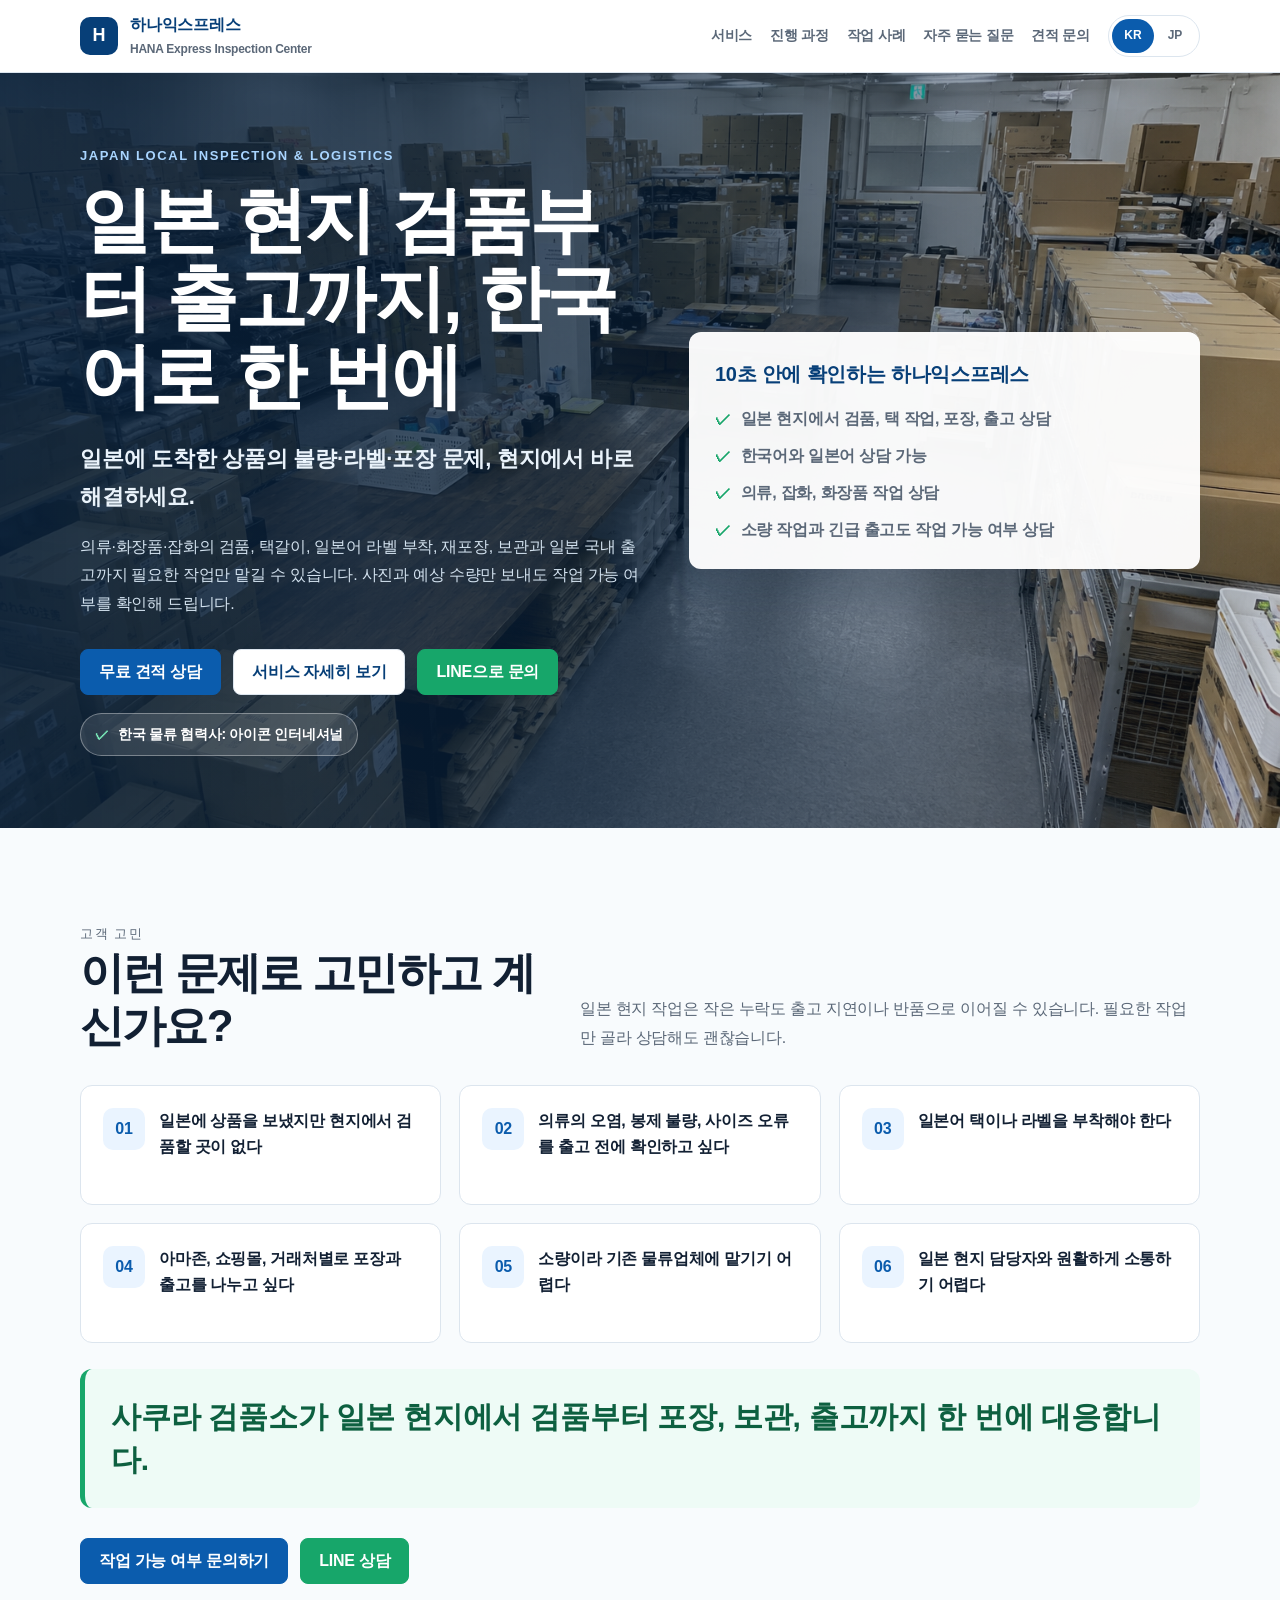
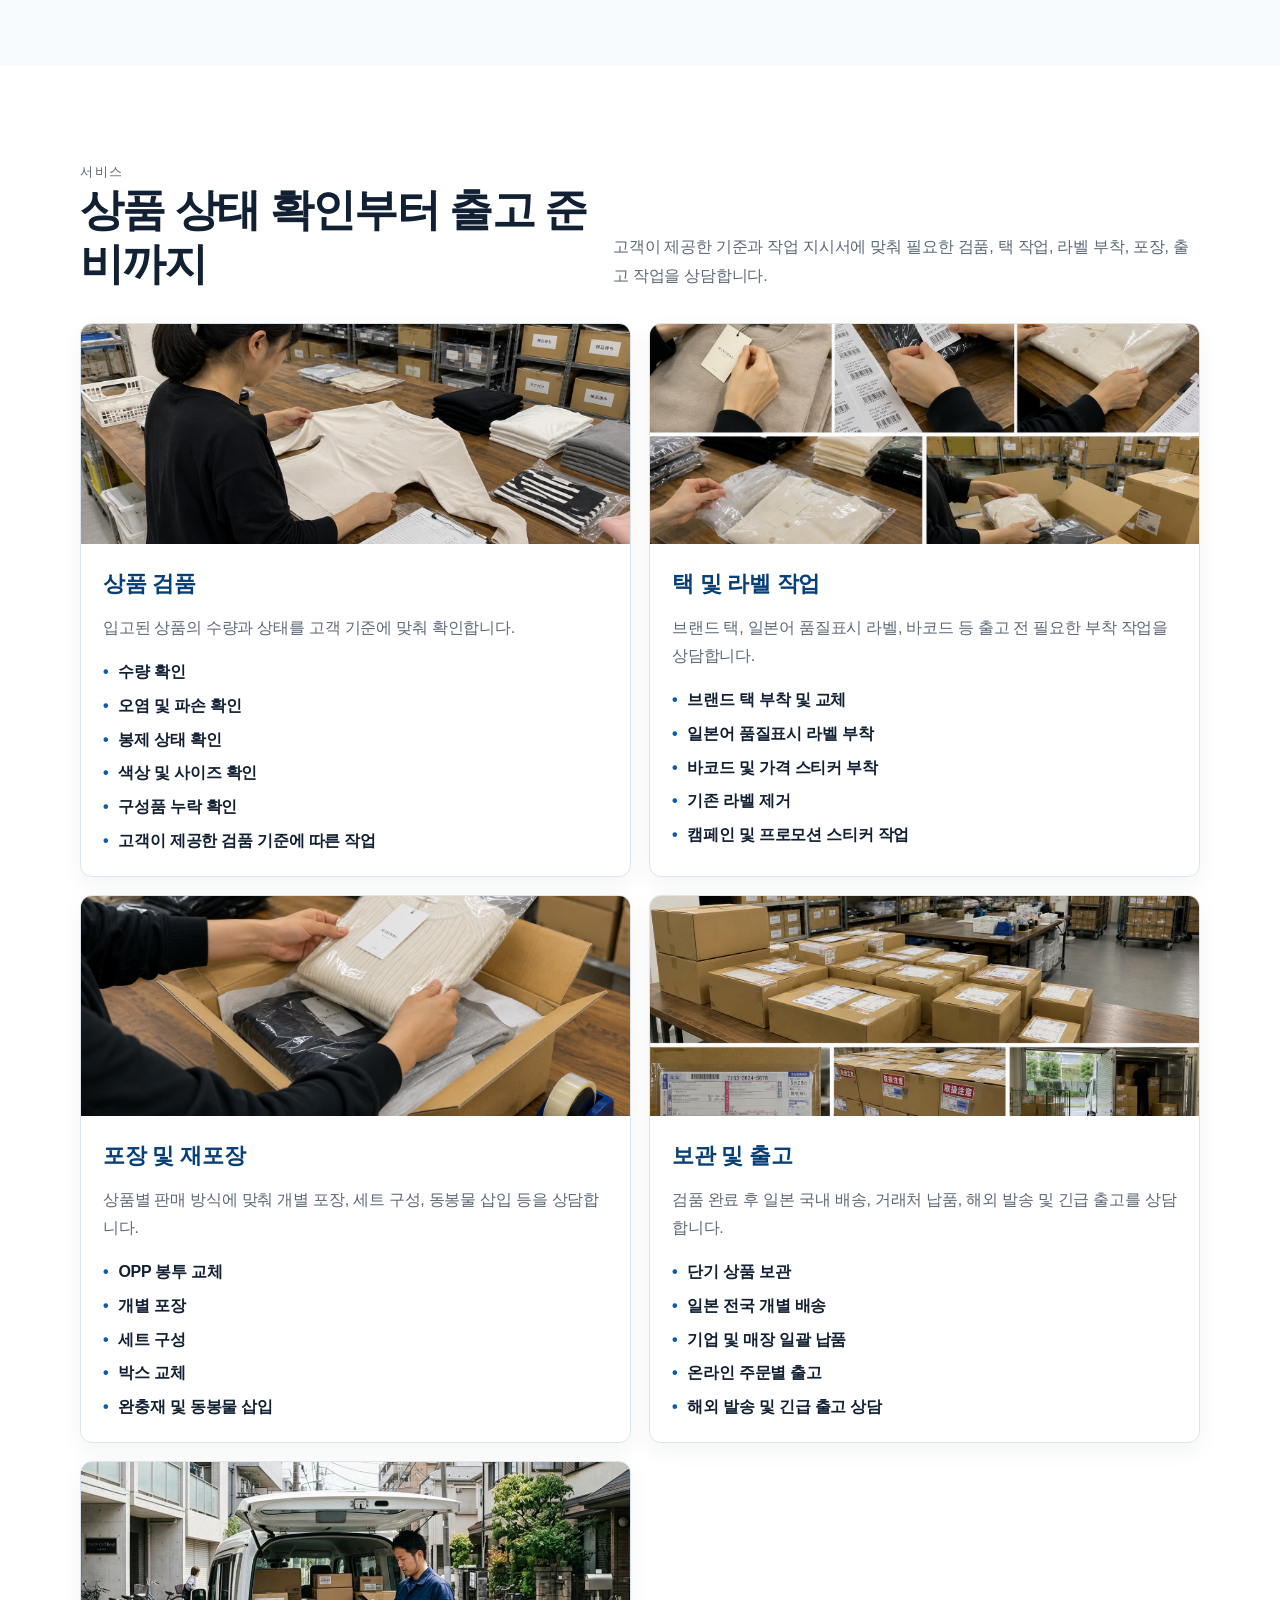
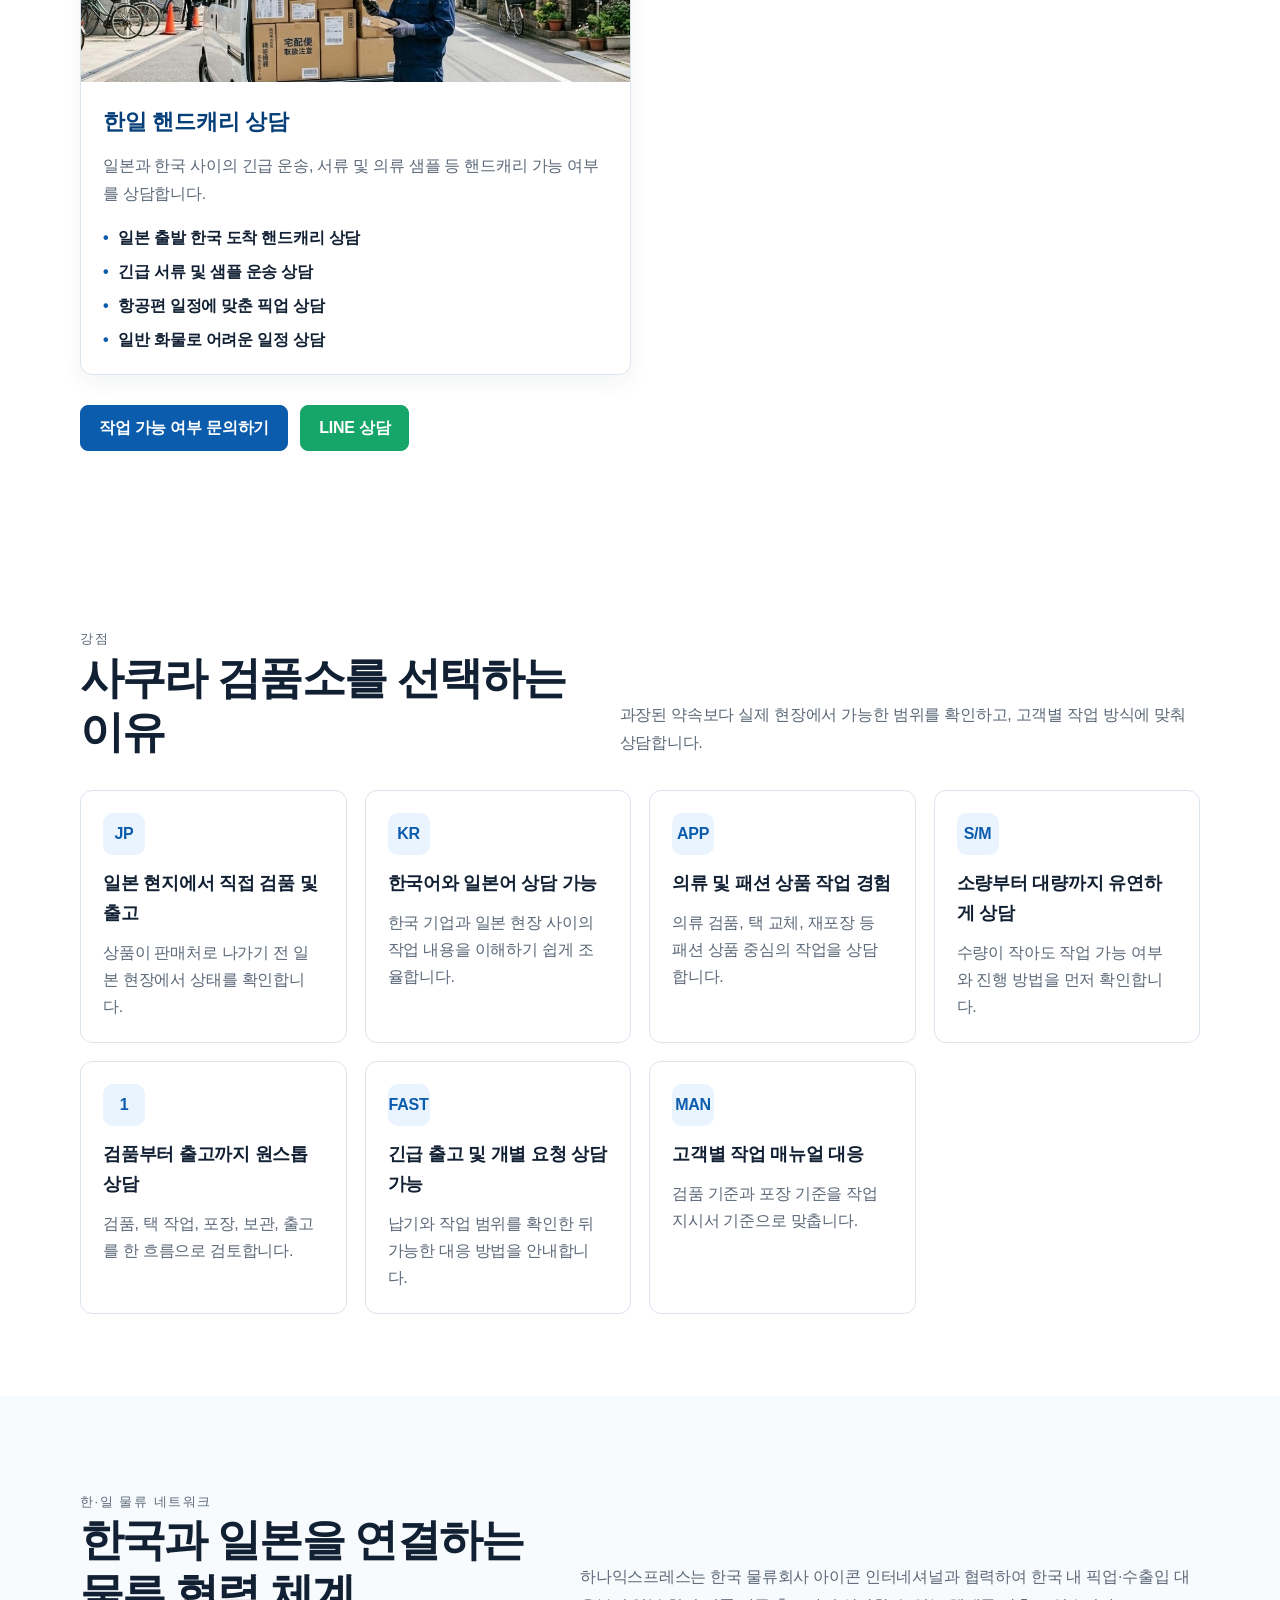
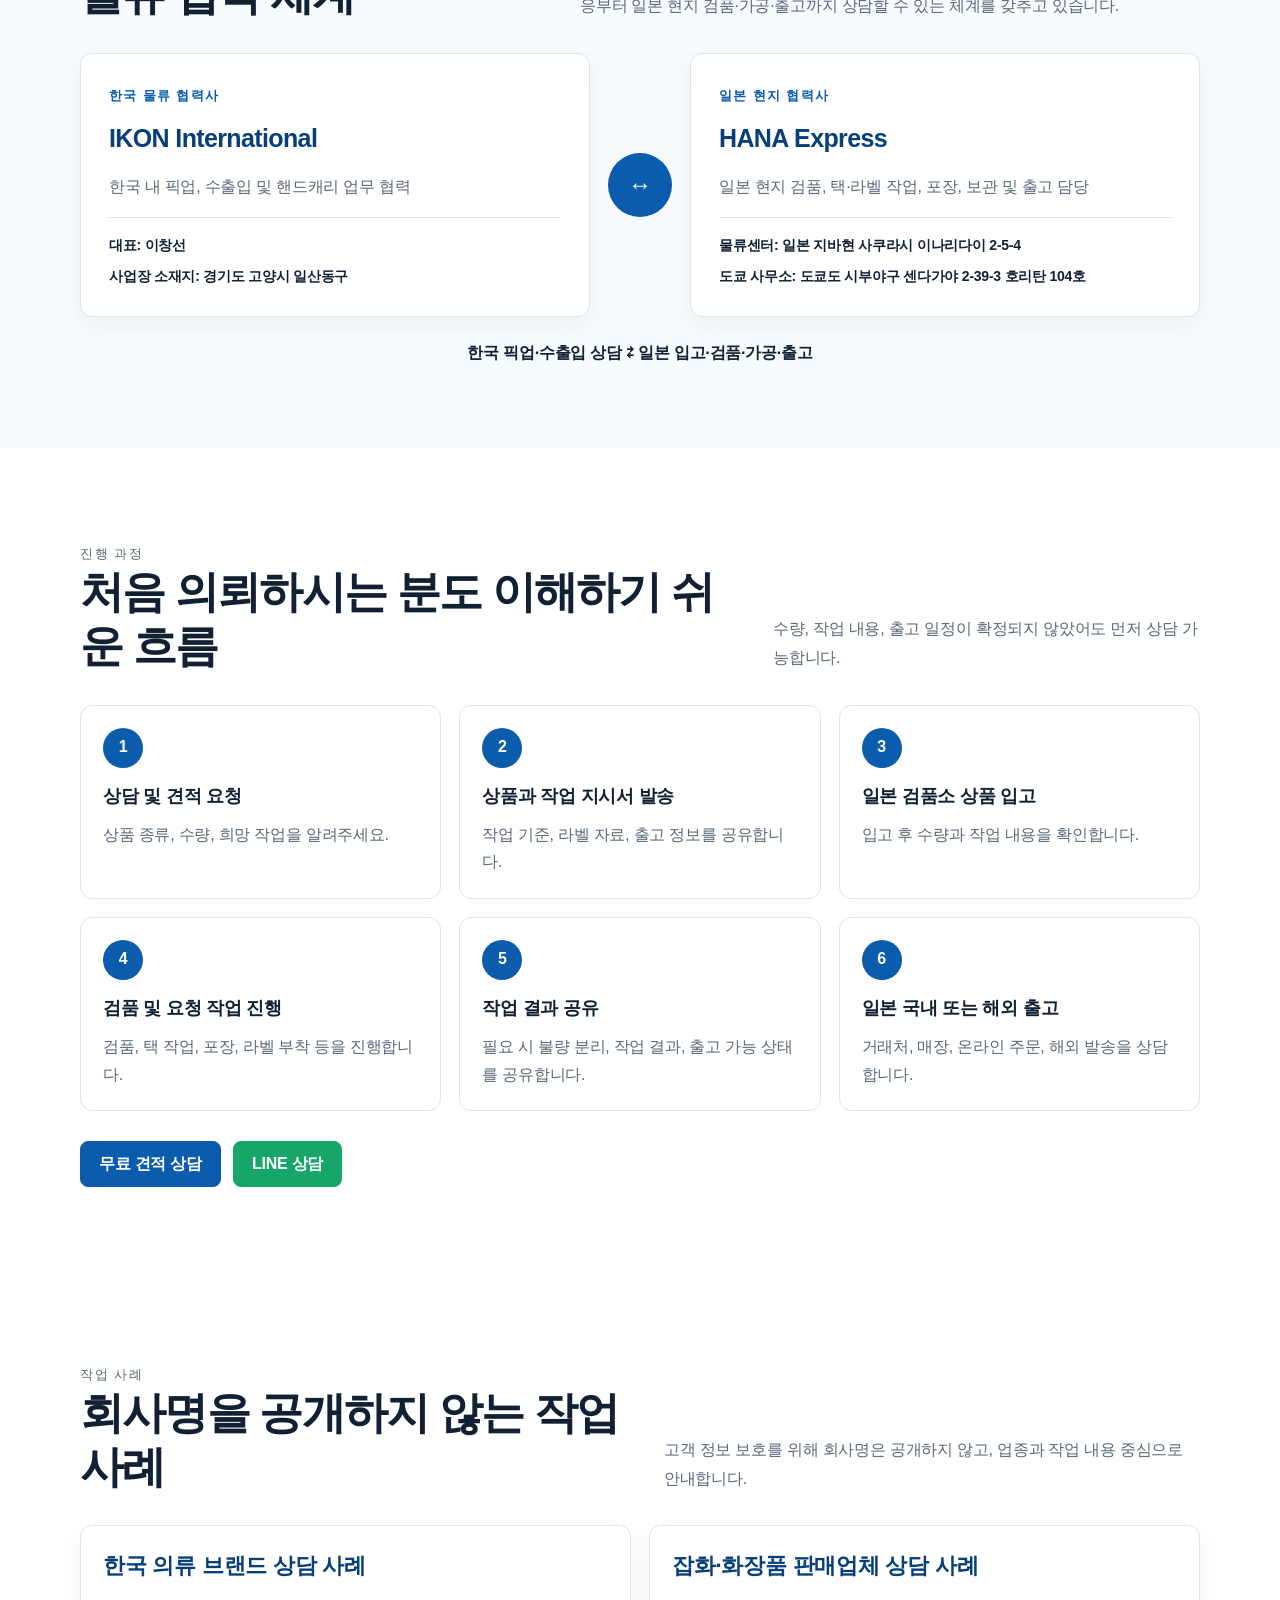
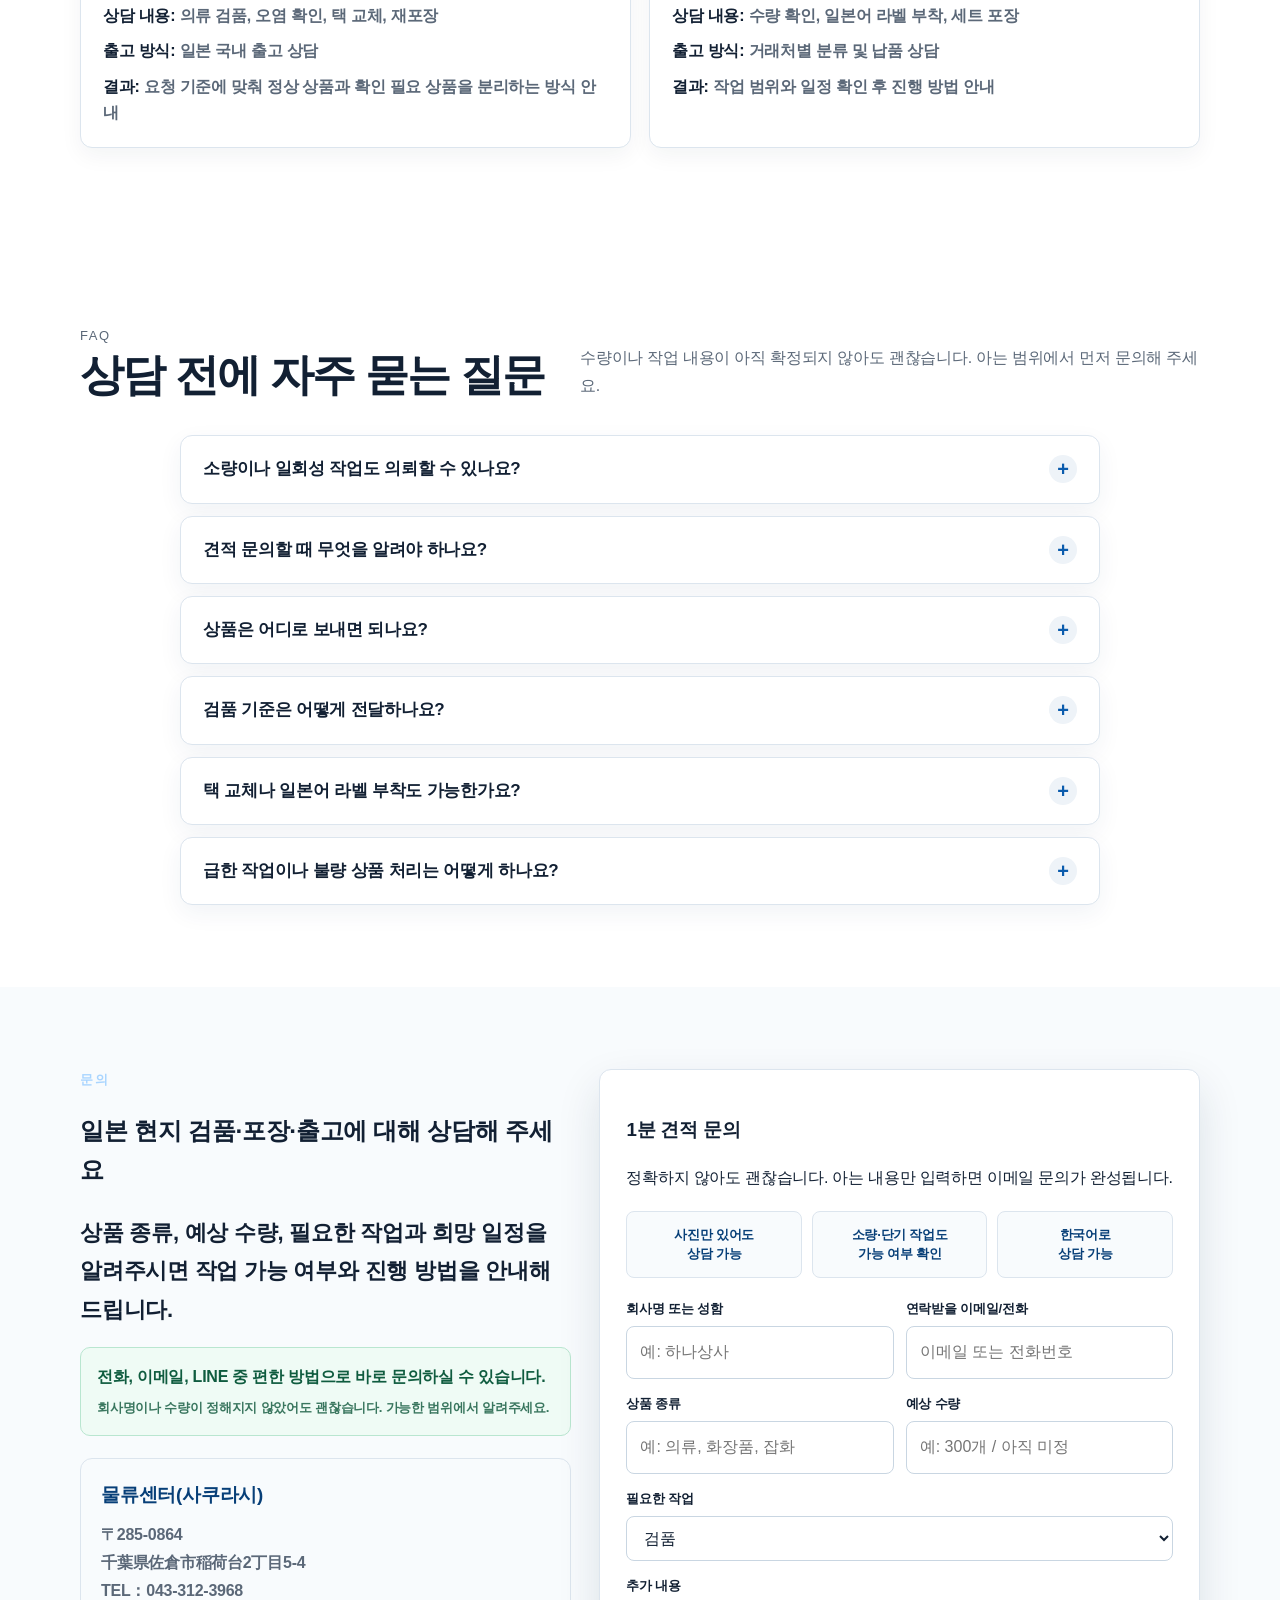
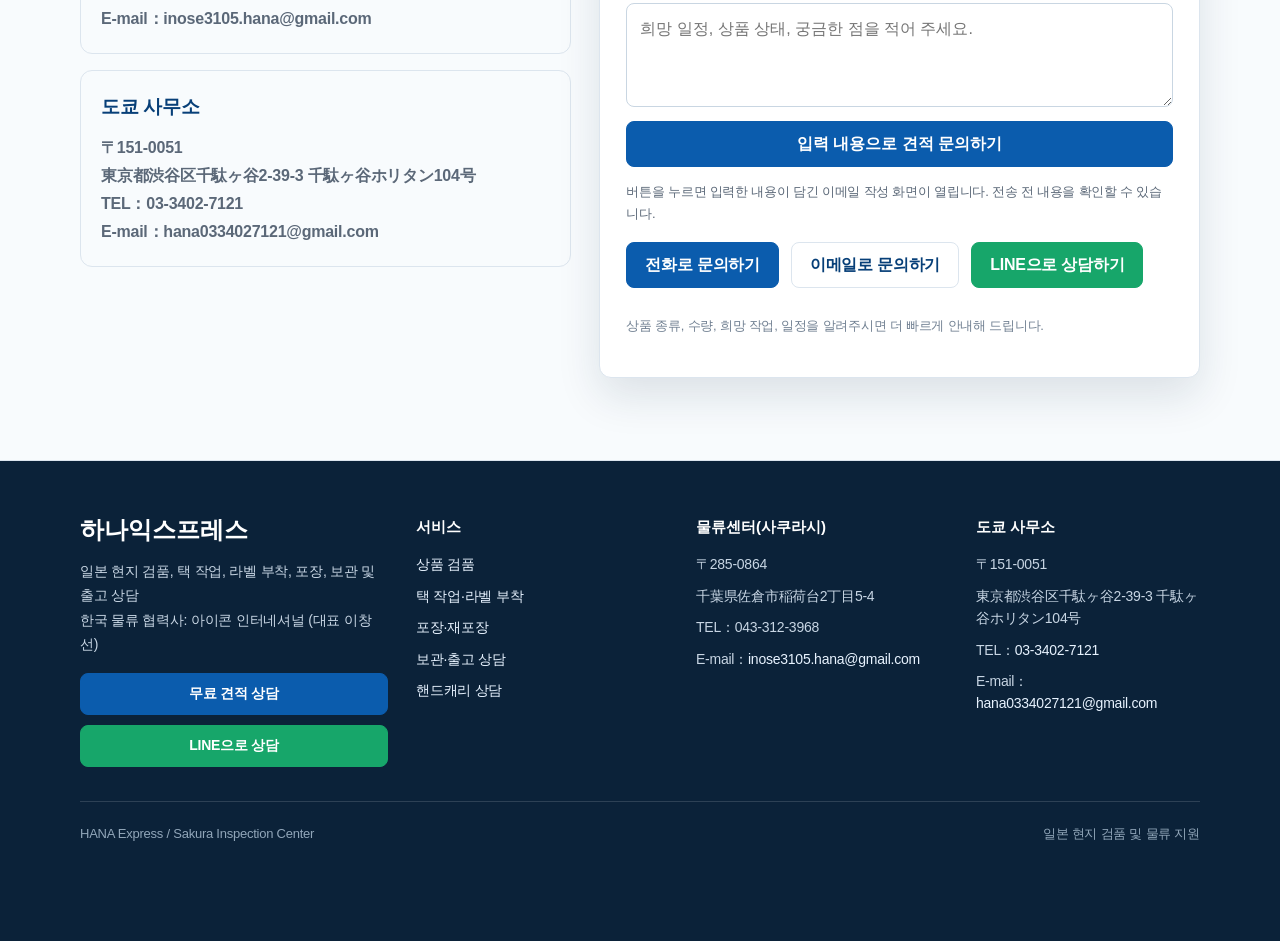
<file: ko/index.html>
<!doctype html>
<html lang="ko">
<head>
  <meta charset="utf-8">
  <meta name="viewport" content="width=device-width, initial-scale=1">
  <title>일본 검품·택 작업·포장·출고대행 | 하나익스프레스</title>
  <meta name="google-site-verification" content="NxbrH-2OeJvjQuz48LJfjK28gFVoB26EaBS8IJUmjXQ">
  <!-- Google tag (gtag.js) -->
  <script async src="https://www.googletagmanager.com/gtag/js?id=G-HQ9LCE28RB"></script>
  <script>
    window.dataLayer = window.dataLayer || [];
    function gtag(){dataLayer.push(arguments);}
    gtag('js', new Date());

    gtag('config', 'G-HQ9LCE28RB');
  </script>
  <meta name="description" content="하나익스프레스는 일본 현지에서 의류, 잡화, 화장품 등의 검품, 택 및 라벨 작업, 재포장, 보관과 일본 국내 출고를 지원합니다. 한국어 상담과 소량 작업도 가능합니다.">
  <meta name="robots" content="index, follow">
  <meta name="format-detection" content="telephone=yes">
  <link rel="canonical" href="https://hana-express.net/ko/">
  <link rel="alternate" hreflang="ja" href="https://hana-express.net/">
  <link rel="alternate" hreflang="ko" href="https://hana-express.net/ko/">
  <link rel="alternate" hreflang="x-default" href="https://hana-express.net/">
  <meta property="og:type" content="website">
  <meta property="og:site_name" content="HANA Express Sakura Inspection Center">
  <meta property="og:locale" content="ko_KR">
  <meta property="og:locale:alternate" content="ja_JP">
  <meta property="og:title" content="일본 검품·택 작업·포장·출고대행 | 하나익스프레스">
  <meta property="og:description" content="하나익스프레스는 일본 현지에서 의류, 잡화, 화장품 등의 검품, 택 및 라벨 작업, 재포장, 보관과 일본 국내 출고를 지원합니다. 한국어 상담과 소량 작업도 가능합니다.">
  <meta property="og:url" content="https://hana-express.net/ko/">
  <meta property="og:image" content="https://hana-express.net/assets/sakura-warehouse.png">
  <meta name="twitter:card" content="summary_large_image">
  <meta name="twitter:title" content="일본 검품·택 작업·포장·출고대행 | 하나익스프레스">
  <meta name="twitter:description" content="하나익스프레스는 일본 현지에서 의류, 잡화, 화장품 등의 검품, 택 및 라벨 작업, 재포장, 보관과 일본 국내 출고를 지원합니다. 한국어 상담과 소량 작업도 가능합니다.">
  <meta name="twitter:image" content="https://hana-express.net/assets/sakura-warehouse.png">
  <script type="application/ld+json">
    {
      "@context": "https://schema.org",
      "@type": "LocalBusiness",
      "name": "HANA Express Sakura Inspection Center",
      "alternateName": ["사쿠라 검품소", "佐倉検品所"],
      "url": "https://hana-express.net/",
      "description": "Japan-based inspection, labeling, packing, storage and shipping support for apparel, goods and cosmetics.",
      "telephone": "+81-43-312-3968",
      "email": "inose3105.hana@gmail.com",
      "address": {
        "@type": "PostalAddress",
        "postalCode": "285-0864",
        "addressRegion": "千葉県",
        "addressLocality": "佐倉市",
        "streetAddress": "稲荷台2丁目5-4",
        "addressCountry": "JP"
      },
      "areaServed": ["Japan", "Korea"],
      "knowsAbout": [
        "일본 검품",
        "일본 의류 검품",
        "일본 물류대행",
        "일본 택 작업",
        "일본 라벨 부착",
        "日本検品",
        "アパレル検品",
        "検品代行",
        "タグ付け",
        "ラベル貼り",
        "梱包代行",
        "出荷代行",
        "韓国企業対応"
      ],
      "department": {
        "@type": "LocalBusiness",
        "name": "HANA Express Tokyo Office",
        "telephone": "+81-3-3402-7121",
        "email": "hana0334027121@gmail.com",
        "address": {
          "@type": "PostalAddress",
          "postalCode": "151-0051",
          "addressRegion": "東京都",
          "addressLocality": "渋谷区",
          "streetAddress": "千駄ヶ谷2-39-3 千駄ヶ谷ホリタン104号",
          "addressCountry": "JP"
        }
      }
    }
  </script>
  <style>
    :root {
      --ink: #122033;
      --sub: #5b6878;
      --muted: #eef3f8;
      --line: #dce5ee;
      --blue: #0b5cad;
      --blue-dark: #073f78;
      --green: #17a66a;
      --orange: #f28a32;
      --paper: #ffffff;
      --soft: #f8fbfd;
      --radius: 12px;
      --shadow: 0 18px 44px rgba(20, 42, 68, .12);
      font-family: "Noto Sans KR", "Noto Sans JP", "Yu Gothic", "Meiryo", Arial, sans-serif;
    }

    * { box-sizing: border-box; }
    html { scroll-behavior: smooth; }
    body {
      margin: 0;
      color: var(--ink);
      background: var(--paper);
      letter-spacing: 0;
    }
    a { color: inherit; text-decoration: none; }
    img { display: block; width: 100%; }
    button, input, textarea, select { font: inherit; }
    .wrap { width: min(1120px, calc(100% - 40px)); margin: 0 auto; }

    .site-header {
      position: sticky;
      top: 0;
      z-index: 20;
      background: rgba(255,255,255,.94);
      border-bottom: 1px solid var(--line);
      backdrop-filter: blur(14px);
    }
    .header-inner {
      min-height: 72px;
      display: flex;
      align-items: center;
      justify-content: space-between;
      gap: 20px;
    }
    .brand {
      display: flex;
      align-items: center;
      gap: 12px;
      font-weight: 900;
      color: var(--blue-dark);
    }
    .brand-mark {
      display: grid;
      place-items: center;
      width: 38px;
      height: 38px;
      border-radius: 10px;
      background: var(--blue-dark);
      color: #fff;
      font-size: 18px;
    }
    .brand small {
      display: block;
      margin-top: 2px;
      color: var(--sub);
      font-size: 12px;
      font-weight: 700;
    }
    .nav {
      display: flex;
      align-items: center;
      gap: 18px;
      color: var(--sub);
      font-size: 14px;
      font-weight: 800;
    }
    .nav a:hover { color: var(--blue); }
    .lang {
      display: flex;
      padding: 3px;
      border: 1px solid var(--line);
      border-radius: 999px;
      background: #fff;
    }
    .lang button {
      min-width: 42px;
      padding: 7px 10px;
      border: 0;
      border-radius: 999px;
      background: transparent;
      color: var(--sub);
      font-size: 12px;
      font-weight: 900;
      cursor: pointer;
    }
    .lang button.active { background: var(--blue); color: #fff; }

    .button {
      display: inline-flex;
      align-items: center;
      justify-content: center;
      min-height: 46px;
      padding: 0 18px;
      border: 1px solid var(--line);
      border-radius: 8px;
      background: #fff;
      color: var(--blue-dark);
      font-weight: 900;
      cursor: pointer;
      transition: transform .15s ease, box-shadow .15s ease, background .15s ease;
    }
    .button:hover { transform: translateY(-1px); box-shadow: 0 10px 24px rgba(10,58,104,.14); }
    .button.primary { background: var(--blue); border-color: var(--blue); color: #fff; }
    .button.green { background: var(--green); border-color: var(--green); color: #fff; }
    .button.orange { background: var(--orange); border-color: var(--orange); color: #fff; }

    .hero {
      background:
        linear-gradient(90deg, rgba(8,32,58,.90), rgba(8,32,58,.70) 48%, rgba(8,32,58,.18)),
        url("/assets/sakura-warehouse.png") center/cover;
      color: #fff;
      min-height: 680px;
      display: grid;
      align-items: center;
      padding: 72px 0;
    }
    .hero-grid {
      display: grid;
      grid-template-columns: 1.05fr .95fr;
      gap: 44px;
      align-items: center;
    }
    .eyebrow {
      margin: 0 0 16px;
      color: #a9d5ff;
      font-size: 13px;
      font-weight: 900;
      text-transform: uppercase;
    }
    h1 {
      margin: 0;
      max-width: 740px;
      font-size: clamp(40px, 6vw, 72px);
      line-height: 1.08;
      letter-spacing: 0;
    }
    .lead {
      max-width: 700px;
      margin: 24px 0 0;
      font-size: clamp(17px, 2vw, 22px);
      line-height: 1.75;
      color: #eaf3fb;
      font-weight: 700;
    }
    .sublead {
      max-width: 720px;
      margin: 16px 0 0;
      color: #d3e2ef;
      line-height: 1.8;
    }
    .cta-row { display: flex; flex-wrap: wrap; gap: 12px; margin-top: 30px; }
    .hero-note {
      background: rgba(255,255,255,.96);
      color: var(--ink);
      border-radius: var(--radius);
      padding: 26px;
      box-shadow: var(--shadow);
    }
    .hero-note strong { display: block; margin-bottom: 16px; color: var(--blue-dark); font-size: 20px; }
    .hero-note ul { display: grid; gap: 12px; margin: 0; padding: 0; list-style: none; }
    .hero-note li { display: flex; gap: 10px; line-height: 1.55; color: var(--sub); font-weight: 800; }
    .hero-note li::before { content: "✓"; color: var(--green); font-weight: 900; }
    .partner-badge { display: inline-flex; align-items: center; gap: 9px; margin-top: 18px; padding: 9px 14px; border: 1px solid rgba(255,255,255,.35); border-radius: 999px; background: rgba(255,255,255,.12); color: #fff; font-size: 14px; font-weight: 850; }
    .partner-badge::before { content: "✓"; color: #7df0bd; }

    section { padding: 82px 0; }
    section.soft { background: var(--soft); }
    .section-head {
      display: flex;
      align-items: end;
      justify-content: space-between;
      gap: 24px;
      margin-bottom: 32px;
    }
    .section-head h2 {
      margin: 0;
      font-size: clamp(28px, 4vw, 44px);
      line-height: 1.22;
    }
    .section-head p {
      max-width: 620px;
      margin: 12px 0 0;
      color: var(--sub);
      line-height: 1.8;
      font-weight: 700;
    }

    .grid { display: grid; gap: 18px; }
    .grid.two { grid-template-columns: repeat(2, minmax(0, 1fr)); }
    .grid.three { grid-template-columns: repeat(3, minmax(0, 1fr)); }
    .grid.four { grid-template-columns: repeat(4, minmax(0, 1fr)); }
    .card {
      border: 1px solid var(--line);
      border-radius: var(--radius);
      background: #fff;
      box-shadow: 0 8px 22px rgba(20,42,68,.05);
      overflow: hidden;
    }
    .card-body { padding: 22px; }
    .card h3 { margin: 0 0 12px; font-size: 22px; color: var(--blue-dark); }
    .card p { margin: 0; color: var(--sub); line-height: 1.75; font-weight: 700; }
    .check-list { display: grid; gap: 9px; margin: 18px 0 0; padding: 0; list-style: none; }
    .check-list li { display: flex; gap: 10px; color: var(--ink); line-height: 1.55; font-weight: 750; }
    .check-list li::before { content: "•"; color: var(--blue); font-weight: 900; }
    .service-img, .photo-img {
      height: 220px;
      object-fit: cover;
      background: var(--muted);
    }
    .problem-card {
      display: flex;
      gap: 14px;
      align-items: flex-start;
      min-height: 120px;
      padding: 22px;
      border: 1px solid var(--line);
      border-radius: var(--radius);
      background: #fff;
    }
    .icon {
      display: grid;
      place-items: center;
      flex: 0 0 auto;
      width: 42px;
      height: 42px;
      border-radius: 10px;
      background: #eaf4ff;
      color: var(--blue);
      font-weight: 900;
    }
    .problem-card p { margin: 0; line-height: 1.65; color: var(--ink); font-weight: 850; }
    .emphasis {
      margin-top: 26px;
      padding: 26px;
      border-left: 5px solid var(--green);
      border-radius: var(--radius);
      background: #eefbf6;
      color: #0d6040;
      font-size: clamp(20px, 3vw, 30px);
      line-height: 1.45;
      font-weight: 900;
    }
    .reason-card, .step-card {
      padding: 22px;
      border: 1px solid var(--line);
      border-radius: var(--radius);
      background: #fff;
    }
    .reason-card strong, .step-card strong { display: block; margin-top: 14px; font-size: 18px; color: var(--ink); }
    .reason-card p, .step-card p { margin: 10px 0 0; color: var(--sub); line-height: 1.7; font-weight: 700; }
    .partner-panel { display: grid; grid-template-columns: 1fr auto 1fr; align-items: stretch; gap: 18px; }
    .partner-company { padding: 28px; border: 1px solid var(--line); border-radius: var(--radius); background: #fff; box-shadow: 0 8px 22px rgba(20,42,68,.05); }
    .partner-company small { color: var(--blue); font-weight: 900; letter-spacing: .08em; }
    .partner-company h3 { margin: 10px 0; font-size: 24px; color: var(--blue-dark); }
    .partner-company p { margin: 0; color: var(--sub); line-height: 1.75; font-weight: 700; }
    .partner-link { display: grid; place-items: center; align-self: center; width: 64px; height: 64px; border-radius: 50%; background: var(--blue); color: #fff; font-size: 24px; font-weight: 900; }
    .partner-flow { margin: 22px 0 0; text-align: center; color: var(--ink); font-weight: 850; line-height: 1.7; }
    .step-number {
      display: grid;
      place-items: center;
      width: 40px;
      height: 40px;
      border-radius: 50%;
      background: var(--blue);
      color: #fff;
      font-weight: 900;
    }
    .case-meta {
      display: grid;
      gap: 10px;
      margin: 18px 0 0;
      padding: 0;
      list-style: none;
      color: var(--sub);
      line-height: 1.6;
      font-weight: 750;
    }
    .case-meta b { color: var(--ink); }

    .faq-list {
      display: grid;
      gap: 12px;
      max-width: 920px;
      margin: 34px auto 0;
    }
    .faq-item {
      border: 1px solid var(--line);
      border-radius: 12px;
      background: #fff;
      box-shadow: 0 8px 24px rgba(10,58,104,.06);
      overflow: hidden;
    }
    .faq-item summary {
      position: relative;
      padding: 20px 58px 20px 22px;
      color: var(--ink);
      font-size: 17px;
      line-height: 1.55;
      font-weight: 900;
      cursor: pointer;
      list-style: none;
    }
    .faq-item summary::-webkit-details-marker { display: none; }
    .faq-item summary::after {
      content: "+";
      position: absolute;
      top: 50%;
      right: 22px;
      width: 28px;
      height: 28px;
      display: grid;
      place-items: center;
      border-radius: 50%;
      background: var(--muted);
      color: var(--blue);
      font-size: 20px;
      line-height: 1;
      transform: translateY(-50%);
    }
    .faq-item[open] summary { color: var(--blue-dark); }
    .faq-item[open] summary::after { content: "−"; }
    .faq-answer {
      margin: 0;
      padding: 0 22px 22px;
      color: var(--sub);
      line-height: 1.8;
      font-weight: 700;
    }

    .quote-layout {
      display: grid;
      grid-template-columns: .9fr 1.1fr;
      gap: 28px;
      align-items: start;
    }
    .contact-card {
      padding: 26px;
      border: 1px solid var(--line);
      border-radius: var(--radius);
      background: #fff;
      box-shadow: var(--shadow);
    }
    .quick-quote { display: grid; gap: 14px; margin-top: 20px; }
    .form-row { display: grid; grid-template-columns: 1fr 1fr; gap: 12px; }
    .field { display: grid; gap: 7px; }
    .field label { color: var(--ink); font-size: 13px; font-weight: 900; }
    .field input, .field select, .field textarea {
      width: 100%; padding: 12px 13px; border: 1px solid #c9d6e2;
      border-radius: 8px; background: #fff; color: var(--ink); outline: none;
    }
    .field input:focus, .field select:focus, .field textarea:focus {
      border-color: var(--blue); box-shadow: 0 0 0 3px rgba(11,92,173,.12);
    }
    .field textarea { min-height: 104px; resize: vertical; }
    .quote-help { margin: 0; color: var(--sub); font-size: 13px; line-height: 1.65; }
    .trust-strip { display: grid; grid-template-columns: repeat(3, 1fr); gap: 10px; margin-top: 20px; }
    .trust-item {
      padding: 13px; border: 1px solid var(--line); border-radius: 8px;
      background: var(--soft); color: var(--blue-dark); font-size: 13px;
      line-height: 1.5; font-weight: 900; text-align: center;
    }
    .contact-actions { display: flex; flex-wrap: wrap; gap: 12px; margin-top: 18px; }
    .send-notice {
      margin: 18px 0 0;
      padding: 16px;
      border: 1px solid #b9e6d0;
      border-radius: 10px;
      background: #effbf5;
      color: #0f5c3f;
      line-height: 1.65;
      font-weight: 800;
    }
    .send-notice small {
      display: block;
      margin-top: 6px;
      color: #39765e;
      font-weight: 700;
    }
    .contact-list {
      display: grid;
      gap: 16px;
      margin-top: 22px;
    }
    .contact-box {
      padding: 20px;
      border: 1px solid var(--line);
      border-radius: var(--radius);
      background: var(--soft);
      line-height: 1.75;
    }
    .contact-box h3 { margin: 0 0 10px; color: var(--blue-dark); }
    .contact-box p { margin: 0; color: var(--sub); font-weight: 700; }
    .seo-line {
      margin-top: 26px;
      color: #718092;
      font-size: 13px;
      line-height: 1.8;
    }

    .footer {
      padding: 54px 0 96px;
      border-top: 1px solid var(--line);
      background: #0b2239;
      color: #c8d6e4;
      font-size: 14px;
    }
    .footer-grid {
      display: grid;
      grid-template-columns: 1.1fr .9fr .9fr .8fr;
      gap: 28px;
      align-items: start;
    }
    .footer h2,
    .footer h3 {
      margin: 0 0 14px;
      color: #fff;
      letter-spacing: 0;
    }
    .footer h2 {
      font-size: 24px;
      line-height: 1.25;
    }
    .footer h3 {
      font-size: 15px;
    }
    .footer p {
      margin: 0;
      line-height: 1.75;
    }
    .footer a {
      color: #e8f3ff;
      text-decoration: none;
    }
    .footer a:hover { text-decoration: underline; }
    .footer-links,
    .footer-list {
      display: grid;
      gap: 9px;
      margin: 0;
      padding: 0;
      list-style: none;
      line-height: 1.6;
    }
    .footer-list li {
      color: #c8d6e4;
    }
    .footer-actions {
      display: grid;
      gap: 10px;
      margin-top: 16px;
    }
    .footer-actions .button {
      width: 100%;
      min-height: 42px;
      box-shadow: none;
    }
    .footer-bottom {
      display: flex;
      justify-content: space-between;
      gap: 20px;
      margin-top: 34px;
      padding-top: 22px;
      border-top: 1px solid rgba(255,255,255,.14);
      color: #91a6b9;
      font-size: 13px;
      line-height: 1.6;
    }
    .mobile-cta {
      position: fixed;
      left: 0;
      right: 0;
      bottom: 0;
      z-index: 30;
      display: none;
      gap: 8px;
      padding: 10px 14px;
      background: rgba(255,255,255,.96);
      border-top: 1px solid var(--line);
      backdrop-filter: blur(12px);
    }
    .mobile-cta .button { flex: 1; min-height: 44px; }

    @media (max-width: 920px) {
      .nav a { display: none; }
      .hero { min-height: auto; padding: 58px 0; }
      .hero-grid, .quote-layout { grid-template-columns: 1fr; }
      .grid.two, .grid.three, .grid.four { grid-template-columns: 1fr 1fr; }
      .section-head { display: block; }
      .footer-grid { grid-template-columns: 1fr 1fr; }
    }
    @media (max-width: 640px) {
      .wrap { width: min(100% - 28px, 1120px); }
      .header-inner { min-height: 64px; }
      .brand small { display: none; }
      .hero { padding: 46px 0 50px; }
      h1 {
        font-size: clamp(34px, 9.2vw, 38px);
        line-height: 1.14;
        text-wrap: balance;
      }
      .hero .lead { margin-top: 20px; font-size: 17px; line-height: 1.65; }
      .hero .sublead { margin-top: 14px; line-height: 1.7; }
      .hero .cta-row { margin-top: 24px; }
      .form-row, .trust-strip { grid-template-columns: 1fr; }
      .grid.two, .grid.three, .grid.four { grid-template-columns: 1fr; }
      .partner-panel { grid-template-columns: 1fr; }
      .partner-link { margin: -2px auto; transform: rotate(90deg); }
      section { padding: 58px 0; }
      .service-img, .photo-img { height: 190px; }
      .mobile-cta { display: flex; }
      .footer { padding-bottom: 98px; }
      .footer-grid { grid-template-columns: 1fr; }
      .footer-bottom { display: block; }
      .footer-bottom span { display: block; margin-top: 8px; }
    }
    /* Corporate typography and responsive polish */
    body { letter-spacing: -.015em; font-size: 16px; line-height: 1.65; -webkit-font-smoothing: antialiased; text-rendering: optimizeLegibility; }
    .brand { font-weight: 800; }
    .nav { font-weight: 700; }
    .button { font-weight: 750; }
    .eyebrow { font-weight: 800; letter-spacing: .12em; }
    h1, .section-head h2 { letter-spacing: -.04em; font-weight: 800; }
    .section-head p, .card p, .reason-card p, .step-card p, .partner-company p { font-weight: 500; }
    .partner-company small { font-weight: 800; letter-spacing: .1em; }
    .partner-company h3 { margin-bottom: 14px; font-size: 25px; letter-spacing: -.025em; }
    .partner-details { display: grid; gap: 7px; margin-top: 16px; padding-top: 16px; border-top: 1px solid var(--line); color: var(--ink); font-size: 14px; line-height: 1.65; font-weight: 600; }
    @media (max-width: 720px) {
      body { font-size: 15px; }
      .wrap { width: min(100% - 28px, 1120px); }
      .hero { min-height: auto; padding: 62px 0; }
      h1 { font-size: clamp(34px, 10vw, 46px); line-height: 1.14; letter-spacing: -.045em; }
      .lead { font-size: 18px; line-height: 1.65; }
      .sublead { font-size: 15px; line-height: 1.75; }
      .section-head h2 { font-size: 30px; line-height: 1.25; }
      .partner-company { padding: 23px 21px; }
      .partner-company h3 { font-size: 22px; }
      .partner-badge { border-radius: 10px; line-height: 1.5; }
    }
  </style>
</head>
<body>
  <header class="site-header">
    <div class="wrap header-inner">
      <a class="brand" href="#top" aria-label="home">
        <span class="brand-mark">H</span>
        <span><span data-i18n="brand.name">佐倉検品所</span><small>HANA Express Inspection Center</small></span>
      </a>
      <nav class="nav" aria-label="main navigation">
        <a href="#service" data-i18n="nav.service">サービス</a>
        <a href="#process" data-i18n="nav.process">ご利用の流れ</a>
        <a href="#cases" data-i18n="nav.cases">作業事例</a>
        <a href="#faq" data-i18n="nav.faq">よくある質問</a>
        <a href="#quote" data-i18n="nav.quote">見積り相談</a>
        <div class="lang" aria-label="language selector">
          <button type="button" data-lang="ko">KR</button>
          <button type="button" class="active" data-lang="ja">JP</button>
        </div>
      </nav>
    </div>
  </header>

  <main id="top">
    <section class="hero">
      <div class="wrap hero-grid">
        <div>
          <p class="eyebrow">Japan Local Inspection & Logistics</p>
          <h1 data-i18n="hero.title">法人向け検品・梱包・出荷代行サービス</h1>
          <p class="lead" data-i18n="hero.lead">検品・タグ付け・梱包作業を、必要な時だけ外部委託</p>
          <p class="sublead" data-i18n="hero.sub">アパレル、雑貨、化粧品などの検品、タグ付け、ラベル貼り、セット組み、再梱包、保管、出荷まで一括で対応します。小ロット、スポット案件、繁忙期のみのご依頼もご相談ください。</p>
          <div class="cta-row">
            <a class="button primary" href="#quote" data-i18n="cta.quote">무료 견적 상담</a>
            <a class="button" href="#service" data-i18n="cta.service">서비스 자세히 보기</a>
            <a class="button green" href="https://lin.ee/z5ZCQga" target="_blank" rel="noopener" data-i18n="cta.line">LINE으로 문의</a>
          </div>
          <div class="partner-badge" data-i18n="partner.badge">한국 물류 협력사: 아이콘 인터네셔널</div>
        </div>
        <aside class="hero-note">
          <strong data-i18n="hero.summaryTitle">10초 안에 확인하는 사쿠라 검품소</strong>
          <ul id="summaryList"></ul>
        </aside>
      </div>
    </section>

    <section class="soft" id="problems">
      <div class="wrap">
        <div class="section-head">
          <div>
            <p class="eyebrow" data-i18n="problems.eyebrow">고객 고민</p>
            <h2 data-i18n="problems.title">이런 문제로 고민하고 계신가요?</h2>
          </div>
          <p data-i18n="problems.desc">일본 현지 작업은 작은 누락도 출고 지연이나 반품으로 이어질 수 있습니다. 필요한 작업만 골라 상담해도 괜찮습니다.</p>
        </div>
        <div class="grid three" id="problemGrid"></div>
        <div class="emphasis" data-i18n="problems.emphasis">사쿠라 검품소가 일본 현지에서 검품부터 포장, 보관, 출고까지 한 번에 대응합니다.</div>
        <div class="cta-row">
          <a class="button primary" href="#quote" data-i18n="cta.possibility">작업 가능 여부 문의하기</a>
          <a class="button green" href="https://lin.ee/z5ZCQga" target="_blank" rel="noopener" data-i18n="cta.lineShort">LINE 상담</a>
        </div>
      </div>
    </section>

    <section id="service">
      <div class="wrap">
        <div class="section-head">
          <div>
            <p class="eyebrow" data-i18n="services.eyebrow">서비스</p>
            <h2 data-i18n="services.title">상품 상태 확인부터 출고 준비까지</h2>
          </div>
          <p data-i18n="services.desc">고객이 제공한 기준과 작업 지시서에 맞춰 필요한 검품, 택 작업, 라벨 부착, 포장, 출고 작업을 상담합니다.</p>
        </div>
        <div class="grid two" id="serviceGrid"></div>
        <div class="cta-row">
          <a class="button primary" href="#quote" data-i18n="cta.possibility">作業可否を相談</a>
          <a class="button green" href="https://lin.ee/z5ZCQga" target="_blank" rel="noopener" data-i18n="cta.lineShort">LINE相談</a>
        </div>
      </div>
    </section>

    <section id="reasons">
      <div class="wrap">
        <div class="section-head">
          <div>
            <p class="eyebrow" data-i18n="reasons.eyebrow">강점</p>
            <h2 data-i18n="reasons.title">사쿠라 검품소를 선택하는 이유</h2>
          </div>
          <p data-i18n="reasons.desc">과장된 약속보다 실제 현장에서 가능한 범위를 확인하고, 고객별 작업 방식에 맞춰 상담합니다.</p>
        </div>
        <div class="grid four" id="reasonGrid"></div>
      </div>
    </section>

    <section class="soft" id="partner">
      <div class="wrap">
        <div class="section-head">
          <div><p class="eyebrow" data-i18n="partner.eyebrow">한·일 물류 네트워크</p><h2 data-i18n="partner.title">한국과 일본을 연결하는 물류 협력 체계</h2></div>
          <p data-i18n="partner.desc">하나익스프레스는 한국 물류회사 아이콘 인터네셔널과 협력하여 한국 내 픽업·수출입 대응부터 일본 현지 검품·가공·출고까지 상담할 수 있는 체계를 갖추고 있습니다.</p>
        </div>
        <div class="partner-panel">
          <article class="partner-company"><small data-i18n="partner.koreaLabel">한국 물류 협력사</small><h3>IKON International</h3><p data-i18n="partner.koreaDesc">한국 내 픽업, 수출입 및 핸드캐리 업무 협력</p><div class="partner-details"><span data-i18n="partner.koreaRep">대표: 이창선</span><span data-i18n="partner.koreaAddress">사업장 소재지: 경기도 고양시 일산동구</span></div></article>
          <div class="partner-link" aria-hidden="true">↔</div>
          <article class="partner-company"><small data-i18n="partner.japanLabel">일본 현지 협력사</small><h3>HANA Express</h3><p data-i18n="partner.japanDesc">일본 현지 검품, 택·라벨 작업, 포장, 보관 및 출고 담당</p><div class="partner-details"><span data-i18n="partner.japanCenter">물류센터: 일본 지바현 사쿠라시 이나리다이 2-5-4</span><span data-i18n="partner.japanOffice">도쿄 사무소: 도쿄도 시부야구 센다가야 2-39-3 호리탄 104호</span></div></article>
        </div>
        <p class="partner-flow" data-i18n="partner.flow">한국 픽업·수출입 상담 ⇄ 일본 입고·검품·가공·출고</p>
      </div>
    </section>

    <section id="process">
      <div class="wrap">
        <div class="section-head">
          <div>
            <p class="eyebrow" data-i18n="process.eyebrow">진행 과정</p>
            <h2 data-i18n="process.title">처음 의뢰하시는 분도 이해하기 쉬운 흐름</h2>
          </div>
          <p data-i18n="process.desc">수량, 작업 내용, 출고 일정이 확정되지 않았어도 먼저 상담 가능합니다.</p>
        </div>
        <div class="grid three" id="processGrid"></div>
        <div class="cta-row">
          <a class="button primary" href="#quote" data-i18n="cta.quote">無料見積り相談</a>
          <a class="button green" href="https://lin.ee/z5ZCQga" target="_blank" rel="noopener" data-i18n="cta.lineShort">LINE相談</a>
        </div>
      </div>
    </section>

    <section id="cases">
      <div class="wrap">
        <div class="section-head">
          <div>
            <p class="eyebrow" data-i18n="cases.eyebrow">작업 사례</p>
            <h2 data-i18n="cases.title">회사명을 공개하지 않는 작업 사례</h2>
          </div>
          <p data-i18n="cases.desc">고객 정보 보호를 위해 회사명은 공개하지 않고, 업종과 작업 내용 중심으로 안내합니다.</p>
        </div>
        <div class="grid two" id="caseGrid"></div>
      </div>
    </section>

    <section id="faq">
      <div class="wrap">
        <div class="section-head">
          <div>
            <p class="eyebrow" data-i18n="faq.eyebrow">よくある質問</p>
            <h2 data-i18n="faq.title">ご相談前によくいただく質問</h2>
          </div>
          <p data-i18n="faq.desc">数量や作業内容が未定でも大丈夫です。まずはわかる範囲でご相談ください。</p>
        </div>
        <div class="faq-list" id="faqList"></div>
      </div>
    </section>

    <section class="soft" id="quote">
      <div class="wrap quote-layout">
        <div>
          <p class="eyebrow" data-i18n="quote.eyebrow">お問い合わせ</p>
          <h2 data-i18n="quote.title">検品・梱包・出荷作業についてご相談ください</h2>
          <p class="lead" style="color: var(--ink);" data-i18n="quote.desc">商品カテゴリー、数量、ご希望の作業内容、納期をお知らせいただけましたら、対応可否と進め方をご案内いたします。</p>
          <div class="send-notice">
            <span data-i18n="quote.receive">LINE、メール、電話から直接ご相談いただけます。</span>
            <small data-i18n="quote.mailNote">会社名や数量が未定の場合も、わかる範囲でお知らせください。</small>
          </div>
          <div class="contact-list">
            <div class="contact-box">
              <h3 data-i18n="contact.centerTitle">物流センター（佐倉市）</h3>
              <p>〒285-0864<br>千葉県佐倉市稲荷台2丁目5-4<br>TEL：043-312-3968<br>E-mail：<a href="mailto:inose3105.hana@gmail.com">inose3105.hana@gmail.com</a></p>
            </div>
            <div class="contact-box">
              <h3 data-i18n="contact.tokyoTitle">東京事務所</h3>
              <p>〒151-0051<br>東京都渋谷区千駄ヶ谷2-39-3 千駄ヶ谷ホリタン104号<br>TEL：<a href="tel:+81334027121">03-3402-7121</a><br>E-mail：<a href="mailto:hana0334027121@gmail.com">hana0334027121@gmail.com</a></p>
            </div>
          </div>
        </div>
        <aside class="contact-card inquiry-card">
          <h3 data-i18n="inquiry.title">1분 견적 문의</h3>
          <p data-i18n="inquiry.desc">정확하지 않아도 괜찮습니다. 아는 내용만 입력하면 이메일 문의가 완성됩니다.</p>
          <div class="trust-strip" aria-label="상담 안내">
            <div class="trust-item">사진만 있어도<br>상담 가능</div>
            <div class="trust-item">소량·단기 작업도<br>가능 여부 확인</div>
            <div class="trust-item">한국어로<br>상담 가능</div>
          </div>
          <form class="quick-quote" id="quickQuote">
            <div class="form-row">
              <div class="field"><label for="company">회사명 또는 성함</label><input id="company" name="company" autocomplete="organization" placeholder="예: 하나상사"></div>
              <div class="field"><label for="contact">연락받을 이메일/전화</label><input id="contact" name="contact" autocomplete="email" placeholder="이메일 또는 전화번호" required></div>
            </div>
            <div class="form-row">
              <div class="field"><label for="product">상품 종류</label><input id="product" name="product" placeholder="예: 의류, 화장품, 잡화" required></div>
              <div class="field"><label for="quantity">예상 수량</label><input id="quantity" name="quantity" placeholder="예: 300개 / 아직 미정"></div>
            </div>
            <div class="field">
              <label for="workType">필요한 작업</label>
              <select id="workType" name="workType"><option>검품</option><option>택갈이·라벨 부착</option><option>포장·재포장</option><option>보관·일본 국내 출고</option><option>여러 작업 또는 상담 필요</option></select>
            </div>
            <div class="field"><label for="details">추가 내용</label><textarea id="details" name="details" placeholder="희망 일정, 상품 상태, 궁금한 점을 적어 주세요."></textarea></div>
            <button class="button primary" type="submit">입력 내용으로 견적 문의하기</button>
            <p class="quote-help">버튼을 누르면 입력한 내용이 담긴 이메일 작성 화면이 열립니다. 전송 전 내용을 확인할 수 있습니다.</p>
          </form>
          <div class="contact-actions">
            <a class="button primary" href="tel:+81334027121" data-i18n="inquiry.phone">電話で相談する</a>
            <a class="button" href="mailto:hana0334027121@gmail.com?subject=%E3%83%8F%E3%83%8A%E3%82%A8%E3%82%AF%E3%82%B9%E3%83%97%E3%83%AC%E3%82%B9%20%E6%A4%9C%E5%93%81%E3%83%BB%E6%A2%B1%E5%8C%85%E3%83%BB%E5%87%BA%E8%8D%B7%E7%9B%B8%E8%AB%87" data-i18n="inquiry.email" data-contact="email">メールで相談する</a>
            <a class="button green" href="https://lin.ee/z5ZCQga" target="_blank" rel="noopener" data-i18n="cta.lineConsult">LINEで相談する</a>
          </div>
          <p class="seo-line" data-i18n="inquiry.note">商品カテゴリー、数量、希望作業、納期がわかる範囲でご連絡ください。</p>
        </aside>
      </div>
    </section>

    <section id="news" hidden>
      <div class="wrap">
        <div class="section-head">
          <div>
            <p class="eyebrow" data-i18n="news.eyebrow">お知らせ</p>
            <h2 data-i18n="news.title">検品・物流に関するお知らせ</h2>
          </div>
          <p data-i18n="news.desc">検品、タグ付け、梱包、出荷に関する情報や、現場の取り組みをご紹介します。</p>
        </div>
        <div class="grid three" id="newsGrid"></div>
      </div>
    </section>
  </main>

  <div class="mobile-cta">
    <a class="button primary" href="tel:+81334027121" data-i18n="cta.quoteMobile">電話相談</a>
    <a class="button green" href="https://lin.ee/z5ZCQga" target="_blank" rel="noopener" data-i18n="cta.lineMobile">LINE相談</a>
  </div>

  <footer class="footer">
    <div class="wrap">
      <div class="footer-grid">
        <div>
          <h2 data-i18n="footer.brand">佐倉検品所</h2>
          <p data-i18n="footer.text">日本国内の検品、タグ付け、ラベル貼り、梱包、保管、出荷相談</p>
          <p data-i18n="footer.partner">한국 물류 협력사: 아이콘 인터네셔널 (대표 이창선)</p>
          <div class="footer-actions">
            <a class="button primary" href="#quote" data-i18n="footer.quote">無料見積り相談</a>
            <a class="button green" href="https://lin.ee/z5ZCQga" target="_blank" rel="noopener" data-i18n="footer.line">LINEで相談</a>
          </div>
        </div>
        <div>
          <h3 data-i18n="footer.serviceTitle">サービス</h3>
          <ul class="footer-links">
            <li><a href="#service" data-i18n="footer.service1">商品検品</a></li>
            <li><a href="#service" data-i18n="footer.service2">タグ付け・ラベル貼り</a></li>
            <li><a href="#service" data-i18n="footer.service3">梱包・再梱包</a></li>
            <li><a href="#service" data-i18n="footer.service4">保管・出荷相談</a></li>
            <li><a href="#service" data-i18n="footer.service5">ハンドキャリー相談</a></li>
          </ul>
        </div>
        <div>
          <h3 data-i18n="footer.centerTitle">物流センター（佐倉市）</h3>
          <ul class="footer-list">
            <li>〒285-0864</li>
            <li>千葉県佐倉市稲荷台2丁目5-4</li>
            <li>TEL：043-312-3968</li>
            <li>E-mail：<a href="mailto:inose3105.hana@gmail.com">inose3105.hana@gmail.com</a></li>
          </ul>
        </div>
        <div>
          <h3 data-i18n="footer.tokyoTitle">東京事務所</h3>
          <ul class="footer-list">
            <li>〒151-0051</li>
            <li>東京都渋谷区千駄ヶ谷2-39-3 千駄ヶ谷ホリタン104号</li>
            <li>TEL：<a href="tel:+81334027121">03-3402-7121</a></li>
            <li>E-mail：<a href="mailto:hana0334027121@gmail.com">hana0334027121@gmail.com</a></li>
          </ul>
        </div>
      </div>
      <div class="footer-bottom">
        <span>HANA Express / Sakura Inspection Center</span>
        <span data-i18n="footer.area">Japan local inspection and logistics support</span>
      </div>
    </div>
  </footer>

  <script>
    const lineUrl = "https://lin.ee/z5ZCQga";
    const text = {
      ko: {
        meta: {
          title: "일본 검품·택 작업·포장·출고대행 | 하나익스프레스",
          description: "하나익스프레스는 일본 현지에서 의류, 잡화, 화장품 등의 검품, 택 및 라벨 작업, 재포장, 보관과 일본 국내 출고를 지원합니다. 한국어 상담과 소량 작업도 가능합니다."
        },
        mailSubject: "하나익스프레스 일본 검품·포장·출고 상담",
        labels: {},
        i18n: {
          "brand.name": "하나익스프레스",
          "nav.service": "서비스",
          "nav.process": "진행 과정",
          "nav.cases": "작업 사례",
          "nav.faq": "자주 묻는 질문",
          "nav.quote": "견적 문의",
          "hero.title": "일본 현지 검품부터 출고까지, 한국어로 한 번에",
          "hero.lead": "일본에 도착한 상품의 불량·라벨·포장 문제, 현지에서 바로 해결하세요.",
          "hero.sub": "의류·화장품·잡화의 검품, 택갈이, 일본어 라벨 부착, 재포장, 보관과 일본 국내 출고까지 필요한 작업만 맡길 수 있습니다. 사진과 예상 수량만 보내도 작업 가능 여부를 확인해 드립니다.",
          "hero.summaryTitle": "10초 안에 확인하는 하나익스프레스",
          "partner.badge": "한국 물류 협력사: 아이콘 인터네셔널",
          "cta.quote": "무료 견적 상담",
          "cta.service": "서비스 자세히 보기",
          "cta.line": "LINE으로 문의",
          "cta.possibility": "작업 가능 여부 문의하기",
          "cta.lineShort": "LINE 상담",
          "cta.lineConsult": "LINE으로 상담하기",
          "cta.quoteMobile": "전화 문의",
          "cta.lineMobile": "LINE 상담",
          "problems.eyebrow": "고객 고민",
          "problems.title": "이런 문제로 고민하고 계신가요?",
          "problems.desc": "일본 현지 작업은 작은 누락도 출고 지연이나 반품으로 이어질 수 있습니다. 필요한 작업만 골라 상담해도 괜찮습니다.",
          "problems.emphasis": "사쿠라 검품소가 일본 현지에서 검품부터 포장, 보관, 출고까지 한 번에 대응합니다.",
          "services.eyebrow": "서비스",
          "services.title": "상품 상태 확인부터 출고 준비까지",
          "services.desc": "고객이 제공한 기준과 작업 지시서에 맞춰 필요한 검품, 택 작업, 라벨 부착, 포장, 출고 작업을 상담합니다.",
          "reasons.eyebrow": "강점",
          "reasons.title": "사쿠라 검품소를 선택하는 이유",
          "reasons.desc": "과장된 약속보다 실제 현장에서 가능한 범위를 확인하고, 고객별 작업 방식에 맞춰 상담합니다.",
          "partner.eyebrow": "한·일 물류 네트워크",
          "partner.title": "한국과 일본을 연결하는 물류 협력 체계",
          "partner.desc": "하나익스프레스는 한국 물류회사 아이콘 인터네셔널과 협력하여 한국 내 픽업·수출입 대응부터 일본 현지 검품·가공·출고까지 상담할 수 있는 체계를 갖추고 있습니다.",
          "partner.koreaLabel": "한국 물류 협력사",
          "partner.koreaDesc": "한국 내 픽업, 수출입 및 핸드캐리 업무 협력",
          "partner.koreaRep": "대표: 이창선",
          "partner.koreaAddress": "사업장 소재지: 경기도 고양시 일산동구",
          "partner.japanLabel": "일본 현지 협력사",
          "partner.japanDesc": "일본 현지 검품, 택·라벨 작업, 포장, 보관 및 출고 담당",
          "partner.japanCenter": "물류센터: 일본 지바현 사쿠라시 이나리다이 2-5-4",
          "partner.japanOffice": "도쿄 사무소: 도쿄도 시부야구 센다가야 2-39-3 호리탄 104호",
          "partner.flow": "한국 픽업·수출입 상담 ⇄ 일본 입고·검품·가공·출고",
          "process.eyebrow": "진행 과정",
          "process.title": "처음 의뢰하시는 분도 이해하기 쉬운 흐름",
          "process.desc": "수량, 작업 내용, 출고 일정이 확정되지 않았어도 먼저 상담 가능합니다.",
          "cases.eyebrow": "작업 사례",
          "cases.title": "회사명을 공개하지 않는 작업 사례",
          "cases.desc": "고객 정보 보호를 위해 회사명은 공개하지 않고, 업종과 작업 내용 중심으로 안내합니다.",
          "faq.eyebrow": "FAQ",
          "faq.title": "상담 전에 자주 묻는 질문",
          "faq.desc": "수량이나 작업 내용이 아직 확정되지 않아도 괜찮습니다. 아는 범위에서 먼저 문의해 주세요.",
          "quote.eyebrow": "문의",
          "quote.title": "일본 현지 검품·포장·출고에 대해 상담해 주세요",
          "quote.desc": "상품 종류, 예상 수량, 필요한 작업과 희망 일정을 알려주시면 작업 가능 여부와 진행 방법을 안내해 드립니다.",
          "quote.receive": "전화, 이메일, LINE 중 편한 방법으로 바로 문의하실 수 있습니다.",
          "quote.mailNote": "회사명이나 수량이 정해지지 않았어도 괜찮습니다. 가능한 범위에서 알려주세요.",
          "inquiry.title": "1분 견적 문의",
          "inquiry.desc": "정확하지 않아도 괜찮습니다. 아는 내용만 입력하면 이메일 문의가 완성됩니다.",
          "inquiry.email": "이메일로 문의하기",
          "inquiry.phone": "전화로 문의하기",
          "inquiry.note": "상품 종류, 수량, 희망 작업, 일정을 알려주시면 더 빠르게 안내해 드립니다.",
          "contact.centerTitle": "물류센터(사쿠라시)",
          "contact.tokyoTitle": "도쿄 사무소",
          "news.eyebrow": "소식",
          "news.title": "검품·물류 정보와 작업 소식",
          "news.desc": "일본 현지 검품, 포장, 라벨 작업 및 출고와 관련된 유용한 정보와 작업 소식을 전해드립니다.",
          "footer.brand": "하나익스프레스",
          "footer.text": "일본 현지 검품, 택 작업, 라벨 부착, 포장, 보관 및 출고 상담",
          "footer.partner": "한국 물류 협력사: 아이콘 인터네셔널 (대표 이창선)",
          "footer.quote": "무료 견적 상담",
          "footer.line": "LINE으로 상담",
          "footer.serviceTitle": "서비스",
          "footer.service1": "상품 검품",
          "footer.service2": "택 작업·라벨 부착",
          "footer.service3": "포장·재포장",
          "footer.service4": "보관·출고 상담",
          "footer.service5": "핸드캐리 상담",
          "footer.centerTitle": "물류센터(사쿠라시)",
          "footer.tokyoTitle": "도쿄 사무소",
          "footer.area": "일본 현지 검품 및 물류 지원"
        },
        summary: [
          "일본 현지에서 검품, 택 작업, 포장, 출고 상담",
          "한국어와 일본어 상담 가능",
          "의류, 잡화, 화장품 작업 상담",
          "소량 작업과 긴급 출고도 작업 가능 여부 상담"
        ],
        problems: [
          "일본에 상품을 보냈지만 현지에서 검품할 곳이 없다",
          "의류의 오염, 봉제 불량, 사이즈 오류를 출고 전에 확인하고 싶다",
          "일본어 택이나 라벨을 부착해야 한다",
          "아마존, 쇼핑몰, 거래처별로 포장과 출고를 나누고 싶다",
          "소량이라 기존 물류업체에 맡기기 어렵다",
          "일본 현지 담당자와 원활하게 소통하기 어렵다"
        ],
        services: [
          {
            title: "상품 검품",
            image: "/assets/sakura-inspection.png",
            alt: "사쿠라 검품소의 의류 검품 작업 사진",
            desc: "입고된 상품의 수량과 상태를 고객 기준에 맞춰 확인합니다.",
            items: ["수량 확인", "오염 및 파손 확인", "봉제 상태 확인", "색상 및 사이즈 확인", "구성품 누락 확인", "고객이 제공한 검품 기준에 따른 작업"]
          },
          {
            title: "택 및 라벨 작업",
            image: "/assets/sakura-tag-packing.png",
            alt: "사쿠라 검품소의 택 작업 및 라벨 부착 사진",
            desc: "브랜드 택, 일본어 품질표시 라벨, 바코드 등 출고 전 필요한 부착 작업을 상담합니다.",
            items: ["브랜드 택 부착 및 교체", "일본어 품질표시 라벨 부착", "바코드 및 가격 스티커 부착", "기존 라벨 제거", "캠페인 및 프로모션 스티커 작업"]
          },
          {
            title: "포장 및 재포장",
            image: "/assets/sakura-repacking.png",
            alt: "사쿠라 검품소의 의류 재포장 및 박스 포장 작업 사진",
            desc: "상품별 판매 방식에 맞춰 개별 포장, 세트 구성, 동봉물 삽입 등을 상담합니다.",
            items: ["OPP 봉투 교체", "개별 포장", "세트 구성", "박스 교체", "완충재 및 동봉물 삽입"]
          },
          {
            title: "보관 및 출고",
            image: "/assets/sakura-shipping.png",
            alt: "사쿠라 검품소의 상품 보관 및 출고 준비 사진",
            desc: "검품 완료 후 일본 국내 배송, 거래처 납품, 해외 발송 및 긴급 출고를 상담합니다.",
            items: ["단기 상품 보관", "일본 전국 개별 배송", "기업 및 매장 일괄 납품", "온라인 주문별 출고", "해외 발송 및 긴급 출고 상담"]
          },
          {
            title: "한일 핸드캐리 상담",
            image: "/assets/pickup-van.png",
            alt: "일본 현지에서 상품을 픽업하고 운송을 준비하는 차량 사진",
            desc: "일본과 한국 사이의 긴급 운송, 서류 및 의류 샘플 등 핸드캐리 가능 여부를 상담합니다.",
            items: ["일본 출발 한국 도착 핸드캐리 상담", "긴급 서류 및 샘플 운송 상담", "항공편 일정에 맞춘 픽업 상담", "일반 화물로 어려운 일정 상담"]
          }
        ],
        reasons: [
          ["JP", "일본 현지에서 직접 검품 및 출고", "상품이 판매처로 나가기 전 일본 현장에서 상태를 확인합니다."],
          ["KR", "한국어와 일본어 상담 가능", "한국 기업과 일본 현장 사이의 작업 내용을 이해하기 쉽게 조율합니다."],
          ["APP", "의류 및 패션 상품 작업 경험", "의류 검품, 택 교체, 재포장 등 패션 상품 중심의 작업을 상담합니다."],
          ["S/M", "소량부터 대량까지 유연하게 상담", "수량이 작아도 작업 가능 여부와 진행 방법을 먼저 확인합니다."],
          ["1", "검품부터 출고까지 원스톱 상담", "검품, 택 작업, 포장, 보관, 출고를 한 흐름으로 검토합니다."],
          ["FAST", "긴급 출고 및 개별 요청 상담 가능", "납기와 작업 범위를 확인한 뒤 가능한 대응 방법을 안내합니다."],
          ["MAN", "고객별 작업 매뉴얼 대응", "검품 기준과 포장 기준을 작업 지시서 기준으로 맞춥니다."]
        ],
        process: [
          ["상담 및 견적 요청", "상품 종류, 수량, 희망 작업을 알려주세요."],
          ["상품과 작업 지시서 발송", "작업 기준, 라벨 자료, 출고 정보를 공유합니다."],
          ["일본 검품소 상품 입고", "입고 후 수량과 작업 내용을 확인합니다."],
          ["검품 및 요청 작업 진행", "검품, 택 작업, 포장, 라벨 부착 등을 진행합니다."],
          ["작업 결과 공유", "필요 시 불량 분리, 작업 결과, 출고 가능 상태를 공유합니다."],
          ["일본 국내 또는 해외 출고", "거래처, 매장, 온라인 주문, 해외 발송을 상담합니다."]
        ],
        cases: [
          {
            title: "한국 의류 브랜드 상담 사례",
            rows: [["상담 내용", "의류 검품, 오염 확인, 택 교체, 재포장"], ["출고 방식", "일본 국내 출고 상담"], ["결과", "요청 기준에 맞춰 정상 상품과 확인 필요 상품을 분리하는 방식 안내"]]
          },
          {
            title: "잡화·화장품 판매업체 상담 사례",
            rows: [["상담 내용", "수량 확인, 일본어 라벨 부착, 세트 포장"], ["출고 방식", "거래처별 분류 및 납품 상담"], ["결과", "작업 범위와 일정 확인 후 진행 방법 안내"]]
          }
        ],
        faqs: [
          ["소량이나 일회성 작업도 의뢰할 수 있나요?", "가능 여부를 상담할 수 있습니다. 상품 종류, 수량, 필요한 작업과 희망 일정을 확인한 뒤 진행 방법을 안내해 드립니다."],
          ["견적 문의할 때 무엇을 알려야 하나요?", "상품 종류, 예상 수량, 필요한 작업, 희망 일정을 알려주세요. 아직 확정되지 않은 항목은 아는 범위에서 말씀해 주셔도 됩니다."],
          ["상품은 어디로 보내면 되나요?", "작업 가능 여부와 내용을 먼저 확인한 뒤 입고 장소와 발송 방법을 안내합니다. 확인 전에는 상품을 먼저 보내지 말고 상담해 주세요."],
          ["검품 기준은 어떻게 전달하나요?", "작업 지시서, 사진, 샘플 등 준비 가능한 자료로 기준을 공유해 주세요. 자료를 확인하고 작업 방법을 상담합니다."],
          ["택 교체나 일본어 라벨 부착도 가능한가요?", "택 부착·교체, 일본어 품질표시 라벨, 바코드와 가격 스티커 작업을 상담할 수 있습니다. 필요한 데이터와 부자재 준비 방법은 작업별로 확인합니다."],
          ["급한 작업이나 불량 상품 처리는 어떻게 하나요?", "희망 일정과 작업 범위를 확인한 뒤 긴급 대응 가능 여부를 안내합니다. 불량 상품은 고객 지시에 따라 분리, 재작업, 반송 등의 처리 방법을 정합니다."]
        ],
        news: []
      },
      ja: {
        meta: {
          title: "検品・タグ付け・梱包・出荷代行｜ハナエクスプレス",
          description: "アパレル、雑貨、化粧品などの検品、タグ付け、ラベル貼り、セット組み、再梱包、保管、出荷を代行します。小ロットやスポット案件もご相談ください。"
        },
        mailSubject: "ハナエクスプレス 検品・梱包・出荷相談",
        labels: {},
        i18n: {
          "brand.name": "ハナエクスプレス",
          "nav.service": "サービス",
          "nav.process": "ご利用の流れ",
          "nav.cases": "作業事例",
          "nav.faq": "よくある質問",
          "nav.quote": "見積り相談",
          "hero.title": "法人向け検品・梱包・出荷代行サービス",
          "hero.lead": "検品・タグ付け・梱包作業を、必要な時だけ外部委託",
          "hero.sub": "アパレル、雑貨、化粧品などの検品、タグ付け、ラベル貼り、セット組み、再梱包、保管、出荷まで一括で対応します。小ロット、スポット案件、繁忙期のみのご依頼もご相談ください。",
          "hero.summaryTitle": "10秒でわかるハナエクスプレス",
          "partner.badge": "韓国物流パートナー：IKON International",
          "cta.quote": "無料見積り相談",
          "cta.service": "サービスを見る",
          "cta.line": "LINEで相談",
          "cta.possibility": "作業可否を相談",
          "cta.lineShort": "LINE相談",
          "cta.lineConsult": "LINEで相談する",
          "cta.quoteMobile": "電話相談",
          "cta.lineMobile": "LINE相談",
          "problems.eyebrow": "お客様の課題",
          "problems.title": "このようなお悩みはありませんか？",
          "problems.desc": "日本国内での作業は、小さな確認漏れが出荷遅延や返品につながることがあります。必要な作業だけでもご相談ください。",
          "problems.emphasis": "佐倉検品所が日本国内で、検品から梱包、保管、出荷までまとめて対応相談いたします。",
          "services.eyebrow": "サービス",
          "services.title": "商品の状態確認から出荷準備まで",
          "services.desc": "お客様の基準や作業指示書に合わせて、検品、タグ付け、ラベル貼り、梱包、出荷作業をご相談いただけます。",
          "reasons.eyebrow": "強み",
          "reasons.title": "佐倉検品所が選ばれる理由",
          "reasons.desc": "過度な表現ではなく、現場で対応可能な範囲を確認し、お客様ごとの作業方法に合わせてご提案します。",
          "partner.eyebrow": "KOREA–JAPAN NETWORK",
          "partner.title": "韓国と日本をつなぐ物流協力体制",
          "partner.desc": "ハナエクスプレスは、韓国の物流会社IKON Internationalと協力し、韓国側の集荷・輸出入対応から日本国内の検品・加工・出荷までご相談いただける体制を整えています。",
          "partner.koreaLabel": "韓国物流パートナー",
          "partner.koreaDesc": "韓国側の集荷、輸出入およびハンドキャリー業務を連携",
          "partner.koreaRep": "代表：イ・チャンソン",
          "partner.koreaAddress": "所在地：韓国 京畿道 高陽市 一山東区",
          "partner.japanLabel": "日本側パートナー",
          "partner.japanDesc": "日本国内の検品、タグ・ラベル作業、梱包、保管および出荷を担当",
          "partner.japanCenter": "物流センター：千葉県佐倉市稲荷台2丁目5-4",
          "partner.japanOffice": "東京事務所：東京都渋谷区千駄ヶ谷2-39-3 千駄ヶ谷ホリタン104号",
          "partner.flow": "韓国での集荷・輸出入相談 ⇄ 日本での受入・検品・加工・出荷",
          "process.eyebrow": "流れ",
          "process.title": "初めてのご依頼でもわかりやすい流れ",
          "process.desc": "数量、作業内容、出荷日が未定でも、まずはご相談いただけます。",
          "cases.eyebrow": "事例",
          "cases.title": "社名非公開の作業事例",
          "cases.desc": "お客様情報を守るため、社名は公開せず、業種と作業内容を中心にご案内します。",
          "faq.eyebrow": "よくある質問",
          "faq.title": "ご相談前によくいただく質問",
          "faq.desc": "数量や作業内容が未定でも大丈夫です。まずはわかる範囲でご相談ください。",
          "quote.eyebrow": "お問い合わせ",
          "quote.title": "検品・梱包・出荷作業についてご相談ください",
          "quote.desc": "商品カテゴリー、数量、ご希望の作業内容、納期をお知らせいただけましたら、対応可否と進め方をご案内いたします。",
          "quote.receive": "LINE、メール、電話から直接ご相談いただけます。",
          "quote.mailNote": "会社名や数量が未定の場合も、わかる範囲でお知らせください。",
          "inquiry.title": "ご相談方法",
          "inquiry.desc": "以下のボタンは、実際に利用できる電話、メール、LINEにつながります。",
          "inquiry.email": "メールで相談する",
          "inquiry.phone": "電話で相談する",
          "inquiry.note": "商品カテゴリー、数量、希望作業、納期がわかる範囲でご連絡ください。",
          "contact.centerTitle": "物流センター（佐倉市）",
          "contact.tokyoTitle": "東京事務所",
          "news.eyebrow": "お知らせ",
          "news.title": "検品・物流に関するお知らせ",
          "news.desc": "検品、タグ付け、梱包、出荷に関する情報や、現場の取り組みをご紹介します。",
          "footer.brand": "ハナエクスプレス",
          "footer.text": "日本国内の検品代行、タグ付け、ラベル貼り、梱包代行、保管、出荷代行のご相談",
          "footer.partner": "韓国物流パートナー：IKON International（代表 イ・チャンソン）",
          "footer.quote": "無料見積り相談",
          "footer.line": "LINEで相談",
          "footer.serviceTitle": "サービス",
          "footer.service1": "商品検品",
          "footer.service2": "タグ付け・ラベル貼り",
          "footer.service3": "梱包・再梱包",
          "footer.service4": "保管・出荷相談",
          "footer.service5": "ハンドキャリー相談",
          "footer.centerTitle": "物流センター（佐倉市）",
          "footer.tokyoTitle": "東京事務所",
          "footer.area": "Japan local inspection and logistics support"
        },
        summary: [
          "人手不足や繁忙期の作業を必要な時だけ外注",
          "小ロット、スポット対応、継続案件も相談可能",
          "アパレル、雑貨、化粧品の検品代行",
          "タグ付け、梱包代行、出荷代行まで一括相談"
        ],
        problems: [
          "繁忙期だけ検品や梱包作業の人手が足りない",
          "アパレルの汚れ、縫製不良、サイズ違いを出荷前に確認したい",
          "タグ付け、ラベル貼り、セット組みを外部委託したい",
          "EC、通販、取引先ごとに梱包と出荷を分けたい",
          "小ロットやスポット案件を依頼できる作業先を探している",
          "継続案件として検品代行、梱包代行、出荷代行を相談したい"
        ],
        services: [
          {
            title: "商品検品",
            image: "/assets/sakura-inspection.png",
            alt: "佐倉検品所でのアパレル検品作業写真",
            desc: "入庫した商品の数量と状態を、お客様の基準に合わせて確認する検品代行です。",
            items: ["数量確認", "汚れ・破損確認", "縫製状態確認", "色・サイズ確認", "付属品不足確認", "お客様指定の検品基準に沿った作業"]
          },
          {
            title: "タグ・ラベル作業",
            image: "/assets/sakura-tag-packing.png",
            alt: "佐倉検品所でのタグ付けとラベル貼り作業写真",
            desc: "ブランドタグ、日本語品質表示ラベル、バーコードなど、出荷前に必要なタグ付けやラベル貼りを相談できます。",
            items: ["ブランドタグの取り付け・交換", "日本語品質表示ラベル貼り", "バーコード・価格シール貼り", "既存ラベルの取り外し", "キャンペーン・プロモーションシール作業"]
          },
          {
            title: "梱包・再梱包",
            image: "/assets/sakura-repacking.png",
            alt: "佐倉検品所でのアパレル再梱包と箱詰め作業写真",
            desc: "販売方法に合わせた個別包装、セット組み、同梱物の挿入など、梱包代行を相談できます。",
            items: ["OPP袋交換", "個別包装", "セット組み", "箱の交換", "緩衝材・同梱物の挿入"]
          },
          {
            title: "保管・出荷",
            image: "/assets/sakura-shipping.png",
            alt: "佐倉検品所での商品保管と出荷準備写真",
            desc: "検品完了後の日本国内配送、取引先納品、海外発送、急ぎの出荷代行についてご相談いただけます。",
            items: ["短期商品保管", "日本全国への個別配送", "企業・店舗への一括納品", "オンライン注文別出荷", "海外発送・緊急出荷相談"]
          },
          {
            title: "日韓ハンドキャリー相談",
            image: "/assets/pickup-van.png",
            alt: "日本国内で商品の集荷と運送準備を行う車両写真",
            desc: "日本と韓国を結ぶ急ぎの書類、サンプル、アパレル商品のハンドキャリー可否をご相談いただけます。",
            items: ["日本発・韓国向けハンドキャリー相談", "急ぎの書類・サンプル運送相談", "航空便スケジュールに合わせた集荷相談", "通常貨物では間に合わない案件の相談"]
          }
        ],
        reasons: [
          ["JP", "日本国内で直接検品・出荷", "商品が販売先へ出る前に、日本現地で状態を確認します。"],
          ["OUT", "必要な時だけ外注・業務委託", "人手不足や繁忙期のみのスポット対応もご相談いただけます。"],
          ["APP", "アパレル・ファッション商品の作業経験", "アパレル検品、タグ交換、再梱包などを中心に相談できます。"],
          ["S/M", "小ロットから継続案件まで相談", "数量が少ない場合も、作業可否と進め方を確認します。"],
          ["1", "検品から出荷までワンストップ相談", "検品代行、梱包代行、保管、出荷代行を一連の流れで検討します。"],
          ["FAST", "急ぎの出荷や個別依頼も相談可能", "納期と作業範囲を確認し、可能な対応方法をご案内します。"],
          ["MAN", "お客様別の作業マニュアルに対応", "検品基準や梱包基準を作業指示書に合わせます。"]
        ],
        process: [
          ["相談・見積り依頼", "商品種類、数量、希望作業をお知らせください。"],
          ["商品と作業指示書の送付", "作業基準、ラベルデータ、出荷情報を共有します。"],
          ["日本検品所へ商品入庫", "入庫後、数量と作業内容を確認します。"],
          ["検品・依頼作業の実施", "検品、タグ付け、梱包、ラベル貼りなどを進めます。"],
          ["作業結果の共有", "必要に応じて不良分け、作業結果、出荷可能状態を共有します。"],
          ["日本国内または海外へ出荷", "取引先、店舗、オンライン注文、海外発送を相談します。"]
        ],
        cases: [
          {
            title: "アパレルブランドのご相談例",
            rows: [["相談内容", "アパレル検品、汚れ確認、タグ交換、再梱包"], ["出荷方法", "日本国内出荷のご相談"], ["結果", "検品基準に沿った仕分けと出荷準備の進め方をご案内"]]
          },
          {
            title: "雑貨・化粧品販売会社のご相談例",
            rows: [["相談内容", "数量確認、日本語ラベル貼り、セット梱包"], ["出荷方法", "取引先別の仕分けと納品相談"], ["結果", "作業範囲と納期を確認し、対応方法をご案内"]]
          }
        ],
        faqs: [
          ["小ロットやスポット作業も依頼できますか？", "対応可否をご相談いただけます。商品種類、数量、希望作業、納期を確認したうえで、進め方をご案内します。"],
          ["見積り相談では何を伝えればよいですか？", "商品種類、予定数量、希望作業、希望納期をお知らせください。未確定の項目は、わかる範囲で問題ありません。"],
          ["商品はどこへ送ればよいですか？", "作業可否と内容を確認した後、入庫先と発送方法をご案内します。確認前に商品を送らず、まずはご相談ください。"],
          ["検品基準はどのように共有しますか？", "作業指示書、写真、サンプルなど、準備可能な資料で基準を共有してください。内容を確認し、作業方法をご相談します。"],
          ["タグ交換や日本語ラベル貼りもできますか？", "タグの取り付け・交換、日本語品質表示ラベル、バーコード、価格シールなどをご相談いただけます。必要なデータや資材の準備方法は案件ごとに確認します。"],
          ["急ぎの作業や不良品の処理はどうなりますか？", "希望納期と作業範囲を確認し、緊急対応の可否をご案内します。不良品はお客様の指示に合わせて、分別、再作業、返送などの方法を決めます。"]
        ],
        news: []
      }
    };

    let currentLang = location.pathname.startsWith("/ko") ? "ko" : "ja";

    function renderList(target, items, renderer) {
      document.getElementById(target).innerHTML = items.map(renderer).join("");
    }

    function setLanguage(lang) {
      currentLang = lang;
      localStorage.setItem("hanaLang", lang);
      const data = text[lang];
      document.documentElement.lang = lang;
      document.title = data.meta.title;
      document.querySelector('meta[name="description"]').setAttribute("content", data.meta.description);
      document.querySelector('meta[property="og:title"]').setAttribute("content", data.meta.title);
      document.querySelector('meta[property="og:description"]').setAttribute("content", data.meta.description);
      document.querySelector('meta[name="twitter:title"]').setAttribute("content", data.meta.title);
      document.querySelector('meta[name="twitter:description"]').setAttribute("content", data.meta.description);
      document.querySelectorAll('[data-contact="email"]').forEach((node) => {
        node.setAttribute("href", `mailto:hana0334027121@gmail.com?subject=${encodeURIComponent(data.mailSubject)}`);
      });

      document.querySelectorAll("[data-i18n]").forEach((node) => {
        const key = node.getAttribute("data-i18n");
        if (data.i18n[key]) node.textContent = data.i18n[key];
      });
      document.querySelectorAll("[data-lang]").forEach((button) => {
        button.classList.toggle("active", button.dataset.lang === lang);
      });

      renderList("summaryList", data.summary, (item) => `<li>${item}</li>`);
      renderList("problemGrid", data.problems, (item, index) => `
        <div class="problem-card">
          <span class="icon">0${index + 1}</span>
          <p>${item}</p>
        </div>
      `);
      renderList("serviceGrid", data.services, (service) => `
        <article class="card">
          <img class="service-img" src="${service.image}" alt="${service.alt}">
          <div class="card-body">
            <h3>${service.title}</h3>
            <p>${service.desc}</p>
            <ul class="check-list">${service.items.map((item) => `<li>${item}</li>`).join("")}</ul>
          </div>
        </article>
      `);
      renderList("reasonGrid", data.reasons, (reason) => `
        <article class="reason-card">
          <span class="icon">${reason[0]}</span>
          <strong>${reason[1]}</strong>
          <p>${reason[2]}</p>
        </article>
      `);
      renderList("processGrid", data.process, (step, index) => `
        <article class="step-card">
          <span class="step-number">${index + 1}</span>
          <strong>${step[0]}</strong>
          <p>${step[1]}</p>
        </article>
      `);
      renderList("caseGrid", data.cases, (item) => `
        <article class="card">
          <div class="card-body">
            <h3>${item.title}</h3>
            <ul class="case-meta">${item.rows.map((row) => `<li><b>${row[0]}:</b> ${row[1]}</li>`).join("")}</ul>
          </div>
        </article>
      `);
      renderList("faqList", data.faqs, (item) => `
        <details class="faq-item">
          <summary>${item[0]}</summary>
          <p class="faq-answer">${item[1]}</p>
        </details>
      `);
      const newsSection = document.getElementById("news");
      newsSection.hidden = data.news.length === 0;
      renderList("newsGrid", data.news, (item) => `
        <article class="card">
          <div class="card-body">
            <h3>${item[0]}</h3>
            <p>${item[1]}</p>
          </div>
        </article>
      `);
    }

    document.querySelectorAll("[data-lang]").forEach((button) => {
      button.addEventListener("click", () => {
        const targetPath = button.dataset.lang === "ko" ? "/ko/" : "/";
        if (location.pathname !== targetPath) {
          location.href = targetPath;
          return;
        }
        setLanguage(button.dataset.lang);
      });
    });

    document.querySelectorAll('a[href^="tel:"]').forEach((link) => link.addEventListener("click", () => {
      if (typeof gtag === "function") gtag("event", "contact_click", { contact_method: "phone", page_language: currentLang });
    }));
    document.querySelectorAll('a[href^="mailto:"]').forEach((link) => link.addEventListener("click", () => {
      if (typeof gtag === "function") gtag("event", "contact_click", { contact_method: "email", page_language: currentLang });
    }));
    document.querySelectorAll('a[href*="lin.ee"]').forEach((link) => link.addEventListener("click", () => {
      if (typeof gtag === "function") gtag("event", "contact_click", { contact_method: "line", page_language: currentLang, link_location: link.closest(".hero") ? "hero" : "body" });
    }));
    document.getElementById("quickQuote")?.addEventListener("submit", (event) => {
      event.preventDefault();
      const form = new FormData(event.currentTarget);
      const subject = `[홈페이지 견적 문의] ${form.get("company") || "고객"} - ${form.get("product")}`;
      const body = ["하나익스프레스 견적 문의입니다.", "", `회사명/성함: ${form.get("company") || "미입력"}`, `연락처: ${form.get("contact")}`, `상품 종류: ${form.get("product")}`, `예상 수량: ${form.get("quantity") || "미정"}`, `필요 작업: ${form.get("workType")}`, `추가 내용: ${form.get("details") || "없음"}`].join("\n");
      if (typeof gtag === "function") gtag("event", "quote_form_submit", { page_language: currentLang });
      location.href = `mailto:hana0334027121@gmail.com?subject=${encodeURIComponent(subject)}&body=${encodeURIComponent(body)}`;
    });

    setLanguage(currentLang);
  </script>
</body>
</html>
</file>
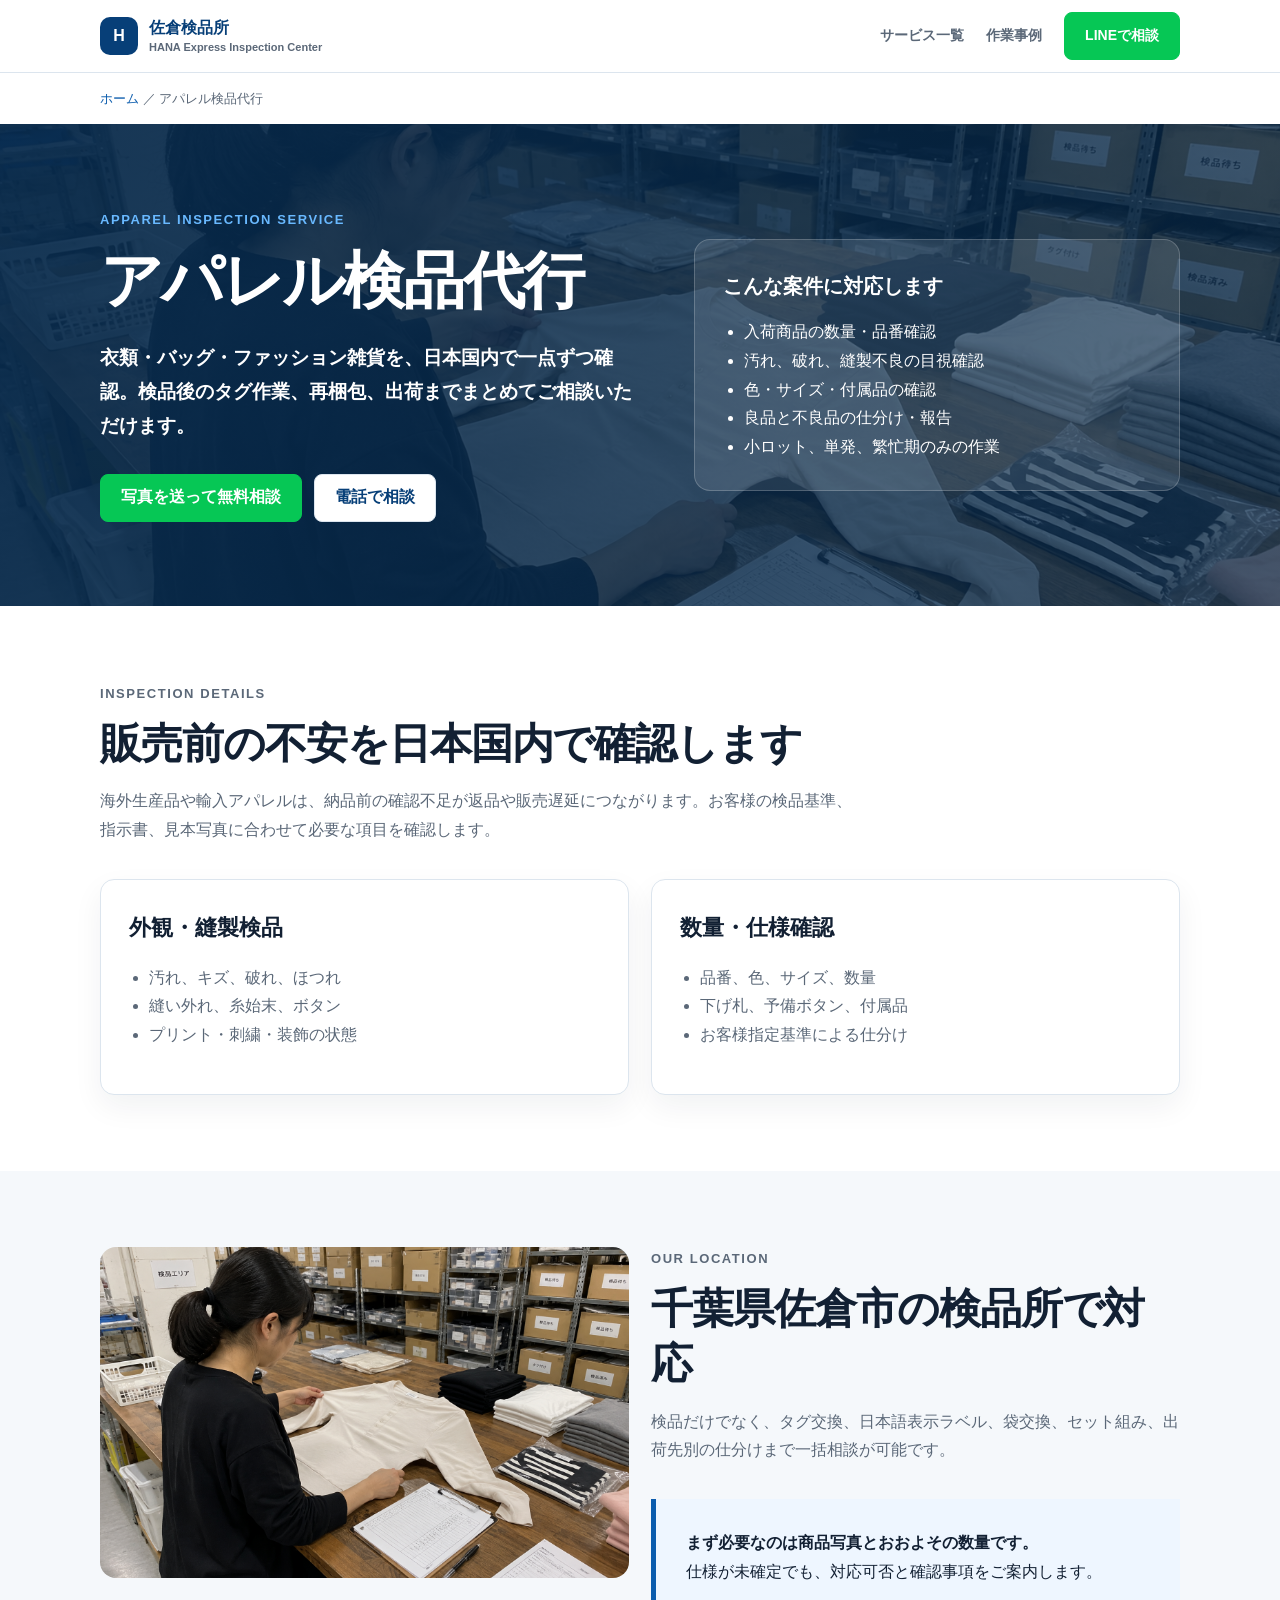
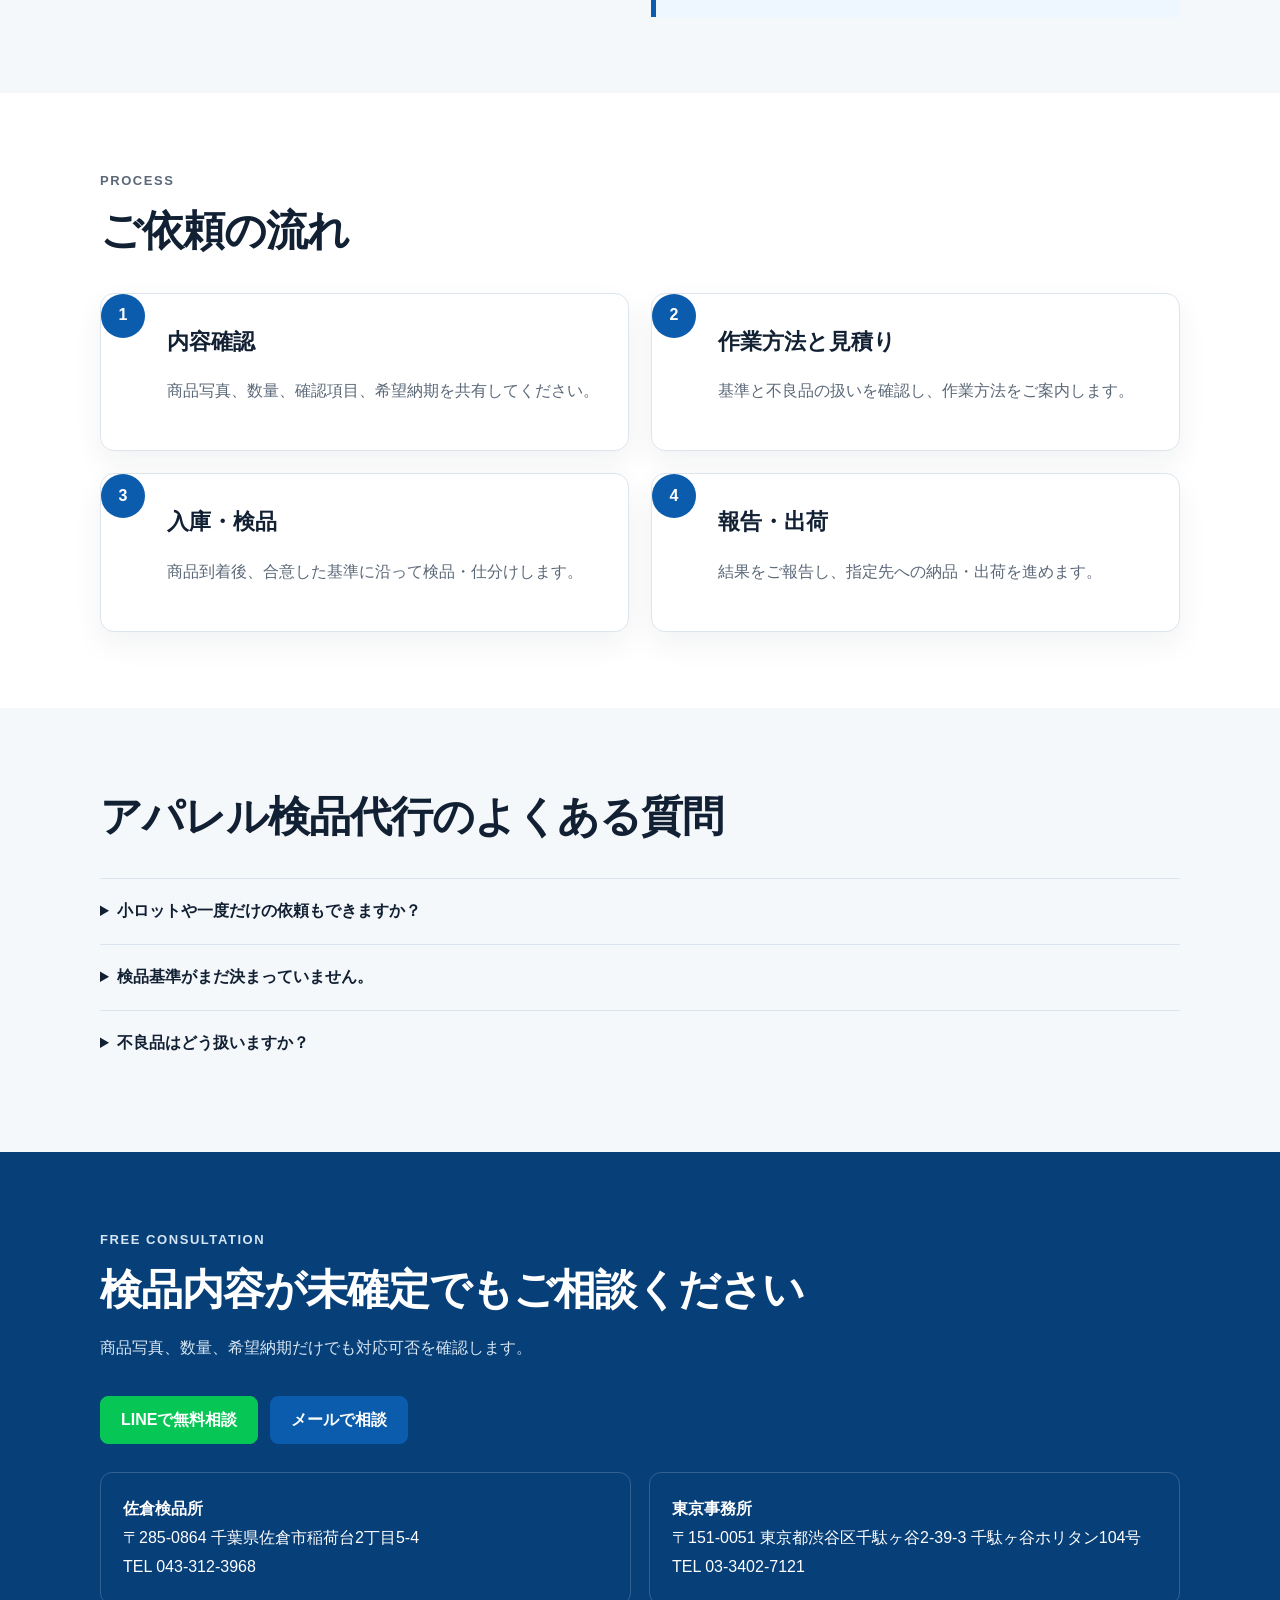
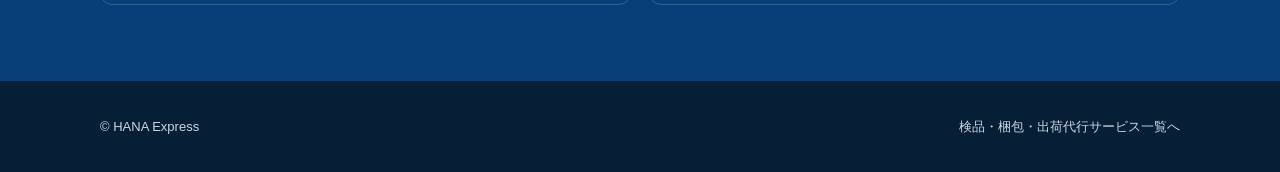
<file: services/apparel-inspection/index.html>
<!doctype html><html lang="ja"><head><meta charset="utf-8"><meta name="viewport" content="width=device-width,initial-scale=1"><title>アパレル検品代行｜小ロット・スポット対応｜ハナエクスプレス</title><meta name="description" content="衣類・バッグ・ファッション雑貨のアパレル検品代行。汚れ、縫製、サイズ、数量、付属品を日本国内で確認し、再梱包・出荷まで対応。千葉県佐倉市、小ロット・スポット案件もご相談ください。"><meta name="robots" content="index,follow"><link rel="canonical" href="https://hana-express.net/services/apparel-inspection/"><meta property="og:type" content="website"><meta property="og:title" content="アパレル検品代行｜ハナエクスプレス"><meta property="og:description" content="衣類・バッグ・雑貨の検品から再梱包・出荷まで日本国内で対応。"><meta property="og:url" content="https://hana-express.net/services/apparel-inspection/"><meta property="og:image" content="https://hana-express.net/assets/sakura-inspection.png"><link rel="stylesheet" href="../service.css"><script async src="https://www.googletagmanager.com/gtag/js?id=G-HQ9LCE28RB"></script><script>window.dataLayer=window.dataLayer||[];function gtag(){dataLayer.push(arguments)}gtag('js',new Date());gtag('config','G-HQ9LCE28RB')</script><script type="application/ld+json">{"@context":"https://schema.org","@type":"Service","name":"アパレル検品代行","serviceType":"衣類・バッグ・ファッション雑貨の検品代行","provider":{"@type":"LocalBusiness","name":"HANA Express 佐倉検品所","url":"https://hana-express.net/","telephone":"+81-43-312-3968"},"areaServed":"JP","url":"https://hana-express.net/services/apparel-inspection/"}</script></head><body><header class="site-header"><div class="wrap header-inner"><a class="brand" href="/"><span class="mark">H</span><span>佐倉検品所<small>HANA Express Inspection Center</small></span></a><nav class="nav"><a href="/#service">サービス一覧</a><a href="/#cases">作業事例</a><a class="button line" href="https://lin.ee/z5ZCQga" target="_blank" rel="noopener">LINEで相談</a></nav></div></header><main><div class="wrap crumb"><a href="/">ホーム</a> ／ アパレル検品代行</div><section class="hero" style="--hero:url('/assets/sakura-inspection.png')"><div class="wrap hero-grid"><div><p class="eyebrow">Apparel Inspection Service</p><h1>アパレル検品代行</h1><p class="lead">衣類・バッグ・ファッション雑貨を、日本国内で一点ずつ確認。検品後のタグ作業、再梱包、出荷までまとめてご相談いただけます。</p><div class="cta"><a class="button line" href="https://lin.ee/z5ZCQga" target="_blank" rel="noopener">写真を送って無料相談</a><a class="button ghost" href="tel:+81433123968">電話で相談</a></div></div><aside class="hero-card"><strong>こんな案件に対応します</strong><ul><li>入荷商品の数量・品番確認</li><li>汚れ、破れ、縫製不良の目視確認</li><li>色・サイズ・付属品の確認</li><li>良品と不良品の仕分け・報告</li><li>小ロット、単発、繁忙期のみの作業</li></ul></aside></div></section><section><div class="wrap"><div class="section-head"><p class="eyebrow">Inspection Details</p><h2>販売前の不安を日本国内で確認します</h2><p>海外生産品や輸入アパレルは、納品前の確認不足が返品や販売遅延につながります。お客様の検品基準、指示書、見本写真に合わせて必要な項目を確認します。</p></div><div class="grid"><article class="card"><h3>外観・縫製検品</h3><ul><li>汚れ、キズ、破れ、ほつれ</li><li>縫い外れ、糸始末、ボタン</li><li>プリント・刺繍・装飾の状態</li></ul></article><article class="card"><h3>数量・仕様確認</h3><ul><li>品番、色、サイズ、数量</li><li>下げ札、予備ボタン、付属品</li><li>お客様指定基準による仕分け</li></ul></article></div></div></section><section class="soft"><div class="wrap grid"><div><img class="photo" src="/assets/sakura-inspection.png" alt="佐倉検品所で行うアパレル商品の検品作業" loading="lazy"></div><div><div class="section-head"><p class="eyebrow">Our Location</p><h2>千葉県佐倉市の検品所で対応</h2><p>検品だけでなく、タグ交換、日本語表示ラベル、袋交換、セット組み、出荷先別の仕分けまで一括相談が可能です。</p></div><div class="trust"><strong>まず必要なのは商品写真とおおよその数量です。</strong><br>仕様が未確定でも、対応可否と確認事項をご案内します。</div></div></div></section><section><div class="wrap"><div class="section-head"><p class="eyebrow">Process</p><h2>ご依頼の流れ</h2></div><div class="grid steps"><article class="card step"><h3>内容確認</h3><p>商品写真、数量、確認項目、希望納期を共有してください。</p></article><article class="card step"><h3>作業方法と見積り</h3><p>基準と不良品の扱いを確認し、作業方法をご案内します。</p></article><article class="card step"><h3>入庫・検品</h3><p>商品到着後、合意した基準に沿って検品・仕分けします。</p></article><article class="card step"><h3>報告・出荷</h3><p>結果をご報告し、指定先への納品・出荷を進めます。</p></article></div></div></section><section class="soft faq"><div class="wrap"><div class="section-head"><h2>アパレル検品代行のよくある質問</h2></div><details><summary>小ロットや一度だけの依頼もできますか？</summary><p>可能です。商品、数量、作業内容、納期を確認して対応可否をご案内します。</p></details><details><summary>検品基準がまだ決まっていません。</summary><p>写真やサンプルをもとに確認項目を整理できます。まず販売上気になる点をお知らせください。</p></details><details><summary>不良品はどう扱いますか？</summary><p>分別、写真報告、再作業、返送など、ご指定の方法に合わせて事前に取り決めます。</p></details></div></section><section class="contact" id="contact"><div class="wrap"><div class="section-head"><p class="eyebrow">Free Consultation</p><h2>検品内容が未確定でもご相談ください</h2><p>商品写真、数量、希望納期だけでも対応可否を確認します。</p></div><div class="cta"><a class="button line" href="https://lin.ee/z5ZCQga" target="_blank" rel="noopener">LINEで無料相談</a><a class="button" href="mailto:hana0334027121@gmail.com?subject=アパレル検品代行の相談">メールで相談</a></div><div class="contact-info"><div class="contact-box"><strong>佐倉検品所</strong><br>〒285-0864 千葉県佐倉市稲荷台2丁目5-4<br>TEL 043-312-3968</div><div class="contact-box"><strong>東京事務所</strong><br>〒151-0051 東京都渋谷区千駄ヶ谷2-39-3 千駄ヶ谷ホリタン104号<br>TEL 03-3402-7121</div></div></div></section></main><footer class="footer"><div class="wrap footer-inner"><span>© HANA Express</span><a href="/">検品・梱包・出荷代行サービス一覧へ</a></div></footer><div class="sticky"><a class="button line" href="https://lin.ee/z5ZCQga" target="_blank" rel="noopener">LINE相談</a><a class="button" href="tel:+81433123968">電話相談</a></div><script>document.querySelectorAll('a[href^="https://lin.ee"]').forEach(a=>a.addEventListener('click',()=>gtag('event','contact_click',{contact_method:'line',service_page:'apparel_inspection'})));document.querySelectorAll('a[href^="tel:"]').forEach(a=>a.addEventListener('click',()=>gtag('event','contact_click',{contact_method:'phone',service_page:'apparel_inspection'})))</script></body></html>
</file>
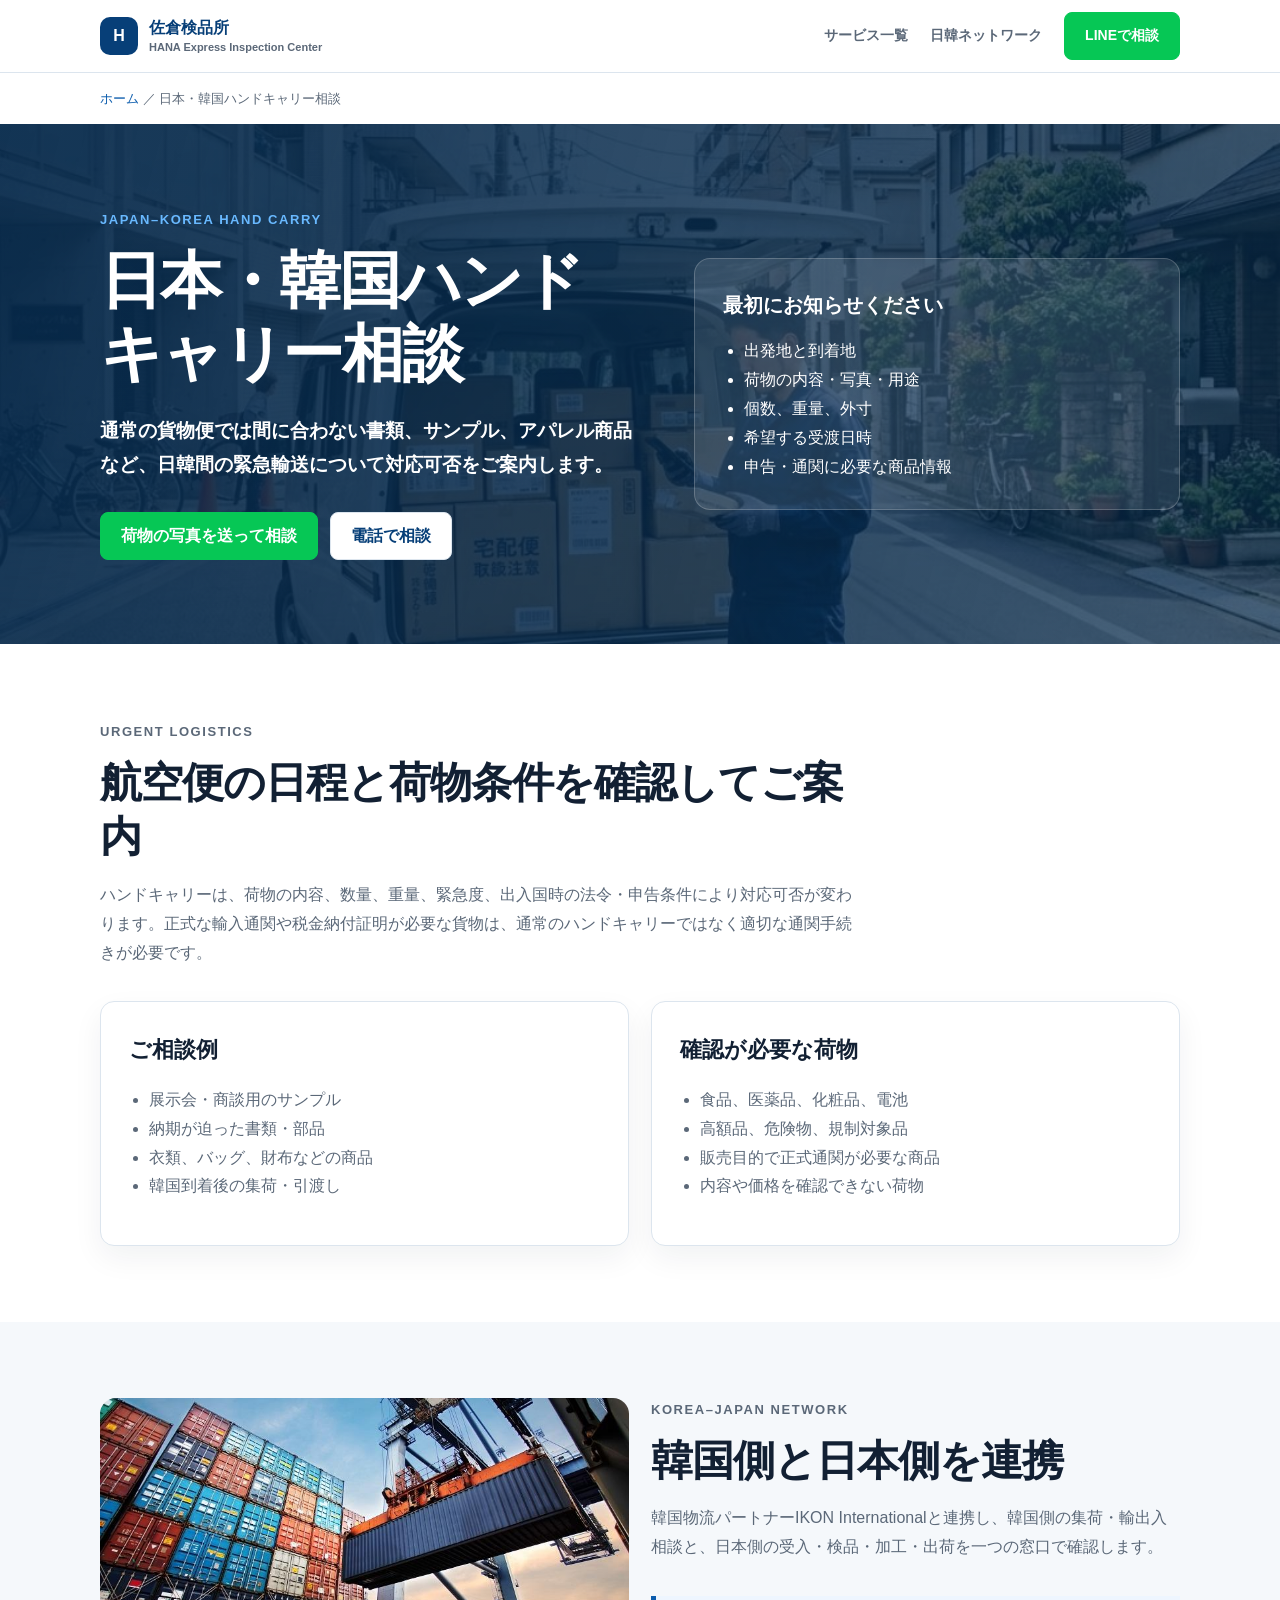
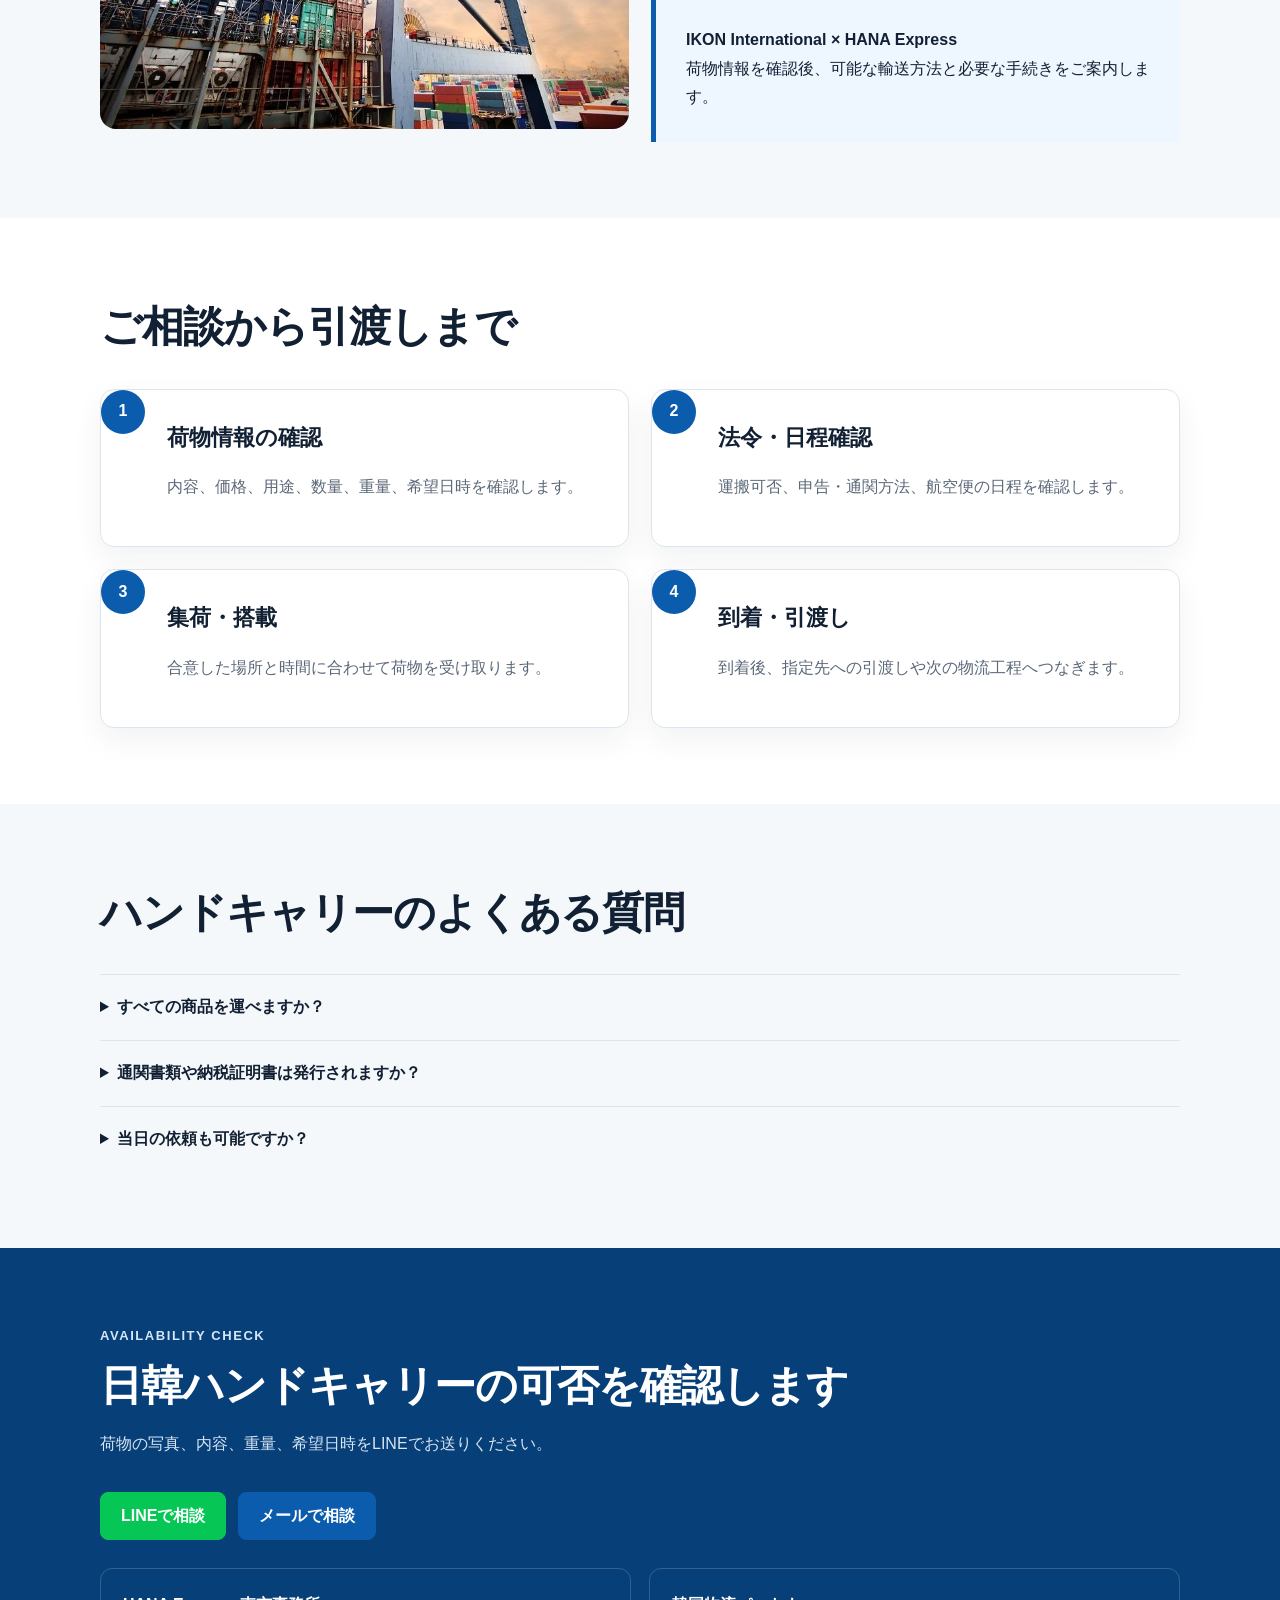
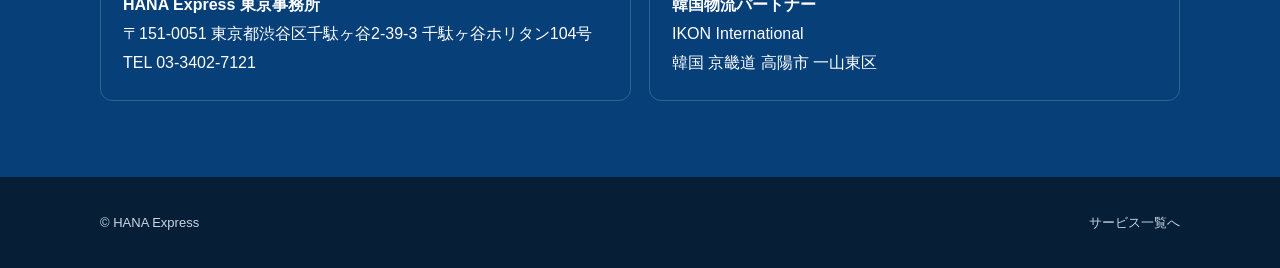
<file: services/korea-japan-handcarry/index.html>
<!doctype html><html lang="ja"><head><meta charset="utf-8"><meta name="viewport" content="width=device-width,initial-scale=1"><title>日本・韓国ハンドキャリー相談｜緊急輸送｜ハナエクスプレス</title><meta name="description" content="日本から韓国、韓国から日本への書類・サンプル・アパレル商品のハンドキャリーを相談。航空便日程、集荷、日本側の受入・検品・出荷まで連携してご案内します。"><meta name="robots" content="index,follow"><link rel="canonical" href="https://hana-express.net/services/korea-japan-handcarry/"><meta property="og:type" content="website"><meta property="og:title" content="日本・韓国ハンドキャリー相談｜ハナエクスプレス"><meta property="og:description" content="日韓間の急ぎの書類・サンプル・商品のハンドキャリー可否をご案内。"><meta property="og:url" content="https://hana-express.net/services/korea-japan-handcarry/"><meta property="og:image" content="https://hana-express.net/assets/pickup-van.png"><link rel="stylesheet" href="../service.css"><script async src="https://www.googletagmanager.com/gtag/js?id=G-HQ9LCE28RB"></script><script>window.dataLayer=window.dataLayer||[];function gtag(){dataLayer.push(arguments)}gtag('js',new Date());gtag('config','G-HQ9LCE28RB')</script><script type="application/ld+json">{"@context":"https://schema.org","@type":"Service","name":"日本・韓国ハンドキャリー相談","provider":{"@type":"LocalBusiness","name":"HANA Express","url":"https://hana-express.net/"},"areaServed":["JP","KR"],"url":"https://hana-express.net/services/korea-japan-handcarry/"}</script></head><body><header class="site-header"><div class="wrap header-inner"><a class="brand" href="/"><span class="mark">H</span><span>佐倉検品所<small>HANA Express Inspection Center</small></span></a><nav class="nav"><a href="/#service">サービス一覧</a><a href="/#partner">日韓ネットワーク</a><a class="button line" href="https://lin.ee/z5ZCQga" target="_blank" rel="noopener">LINEで相談</a></nav></div></header><main><div class="wrap crumb"><a href="/">ホーム</a> ／ 日本・韓国ハンドキャリー相談</div><section class="hero" style="--hero:url('/assets/pickup-van.png')"><div class="wrap hero-grid"><div><p class="eyebrow">Japan–Korea Hand Carry</p><h1>日本・韓国ハンドキャリー相談</h1><p class="lead">通常の貨物便では間に合わない書類、サンプル、アパレル商品など、日韓間の緊急輸送について対応可否をご案内します。</p><div class="cta"><a class="button line" href="https://lin.ee/z5ZCQga" target="_blank" rel="noopener">荷物の写真を送って相談</a><a class="button ghost" href="tel:+81334027121">電話で相談</a></div></div><aside class="hero-card"><strong>最初にお知らせください</strong><ul><li>出発地と到着地</li><li>荷物の内容・写真・用途</li><li>個数、重量、外寸</li><li>希望する受渡日時</li><li>申告・通関に必要な商品情報</li></ul></aside></div></section><section><div class="wrap"><div class="section-head"><p class="eyebrow">Urgent Logistics</p><h2>航空便の日程と荷物条件を確認してご案内</h2><p>ハンドキャリーは、荷物の内容、数量、重量、緊急度、出入国時の法令・申告条件により対応可否が変わります。正式な輸入通関や税金納付証明が必要な貨物は、通常のハンドキャリーではなく適切な通関手続きが必要です。</p></div><div class="grid"><article class="card"><h3>ご相談例</h3><ul><li>展示会・商談用のサンプル</li><li>納期が迫った書類・部品</li><li>衣類、バッグ、財布などの商品</li><li>韓国到着後の集荷・引渡し</li></ul></article><article class="card"><h3>確認が必要な荷物</h3><ul><li>食品、医薬品、化粧品、電池</li><li>高額品、危険物、規制対象品</li><li>販売目的で正式通関が必要な商品</li><li>内容や価格を確認できない荷物</li></ul></article></div></div></section><section class="soft"><div class="wrap grid"><img class="photo" src="/assets/container-port.png" alt="日本と韓国を結ぶ国際物流と緊急輸送" loading="lazy"><div><div class="section-head"><p class="eyebrow">Korea–Japan Network</p><h2>韓国側と日本側を連携</h2><p>韓国物流パートナーIKON Internationalと連携し、韓国側の集荷・輸出入相談と、日本側の受入・検品・加工・出荷を一つの窓口で確認します。</p></div><div class="trust"><strong>IKON International × HANA Express</strong><br>荷物情報を確認後、可能な輸送方法と必要な手続きをご案内します。</div></div></div></section><section><div class="wrap"><div class="section-head"><h2>ご相談から引渡しまで</h2></div><div class="grid steps"><article class="card step"><h3>荷物情報の確認</h3><p>内容、価格、用途、数量、重量、希望日時を確認します。</p></article><article class="card step"><h3>法令・日程確認</h3><p>運搬可否、申告・通関方法、航空便の日程を確認します。</p></article><article class="card step"><h3>集荷・搭載</h3><p>合意した場所と時間に合わせて荷物を受け取ります。</p></article><article class="card step"><h3>到着・引渡し</h3><p>到着後、指定先への引渡しや次の物流工程へつなぎます。</p></article></div></div></section><section class="soft faq"><div class="wrap"><div class="section-head"><h2>ハンドキャリーのよくある質問</h2></div><details><summary>すべての商品を運べますか？</summary><p>いいえ。航空会社の規定、輸出入規制、申告・通関条件により運べない品目があります。内容を確認してから回答します。</p></details><details><summary>通関書類や納税証明書は発行されますか？</summary><p>正式な輸入通関を行い税金を納付した場合に発行されます。通常の持込み方法では、企業別の通関書類や納付明細を発行できない場合があります。</p></details><details><summary>当日の依頼も可能ですか？</summary><p>航空便、担当者、集荷場所、荷物条件によります。出発地・到着地と希望時刻を添えて早めにご相談ください。</p></details></div></section><section class="contact"><div class="wrap"><div class="section-head"><p class="eyebrow">Availability Check</p><h2>日韓ハンドキャリーの可否を確認します</h2><p>荷物の写真、内容、重量、希望日時をLINEでお送りください。</p></div><div class="cta"><a class="button line" href="https://lin.ee/z5ZCQga" target="_blank" rel="noopener">LINEで相談</a><a class="button" href="mailto:hana0334027121@gmail.com?subject=日韓ハンドキャリーの相談">メールで相談</a></div><div class="contact-info"><div class="contact-box"><strong>HANA Express 東京事務所</strong><br>〒151-0051 東京都渋谷区千駄ヶ谷2-39-3 千駄ヶ谷ホリタン104号<br>TEL 03-3402-7121</div><div class="contact-box"><strong>韓国物流パートナー</strong><br>IKON International<br>韓国 京畿道 高陽市 一山東区</div></div></div></section></main><footer class="footer"><div class="wrap footer-inner"><span>© HANA Express</span><a href="/">サービス一覧へ</a></div></footer><div class="sticky"><a class="button line" href="https://lin.ee/z5ZCQga" target="_blank" rel="noopener">LINE相談</a><a class="button" href="tel:+81334027121">電話相談</a></div><script>document.querySelectorAll('a[href^="https://lin.ee"]').forEach(a=>a.addEventListener('click',()=>gtag('event','contact_click',{contact_method:'line',service_page:'korea_japan_handcarry'})));document.querySelectorAll('a[href^="tel:"]').forEach(a=>a.addEventListener('click',()=>gtag('event','contact_click',{contact_method:'phone',service_page:'korea_japan_handcarry'})))</script></body></html>
</file>
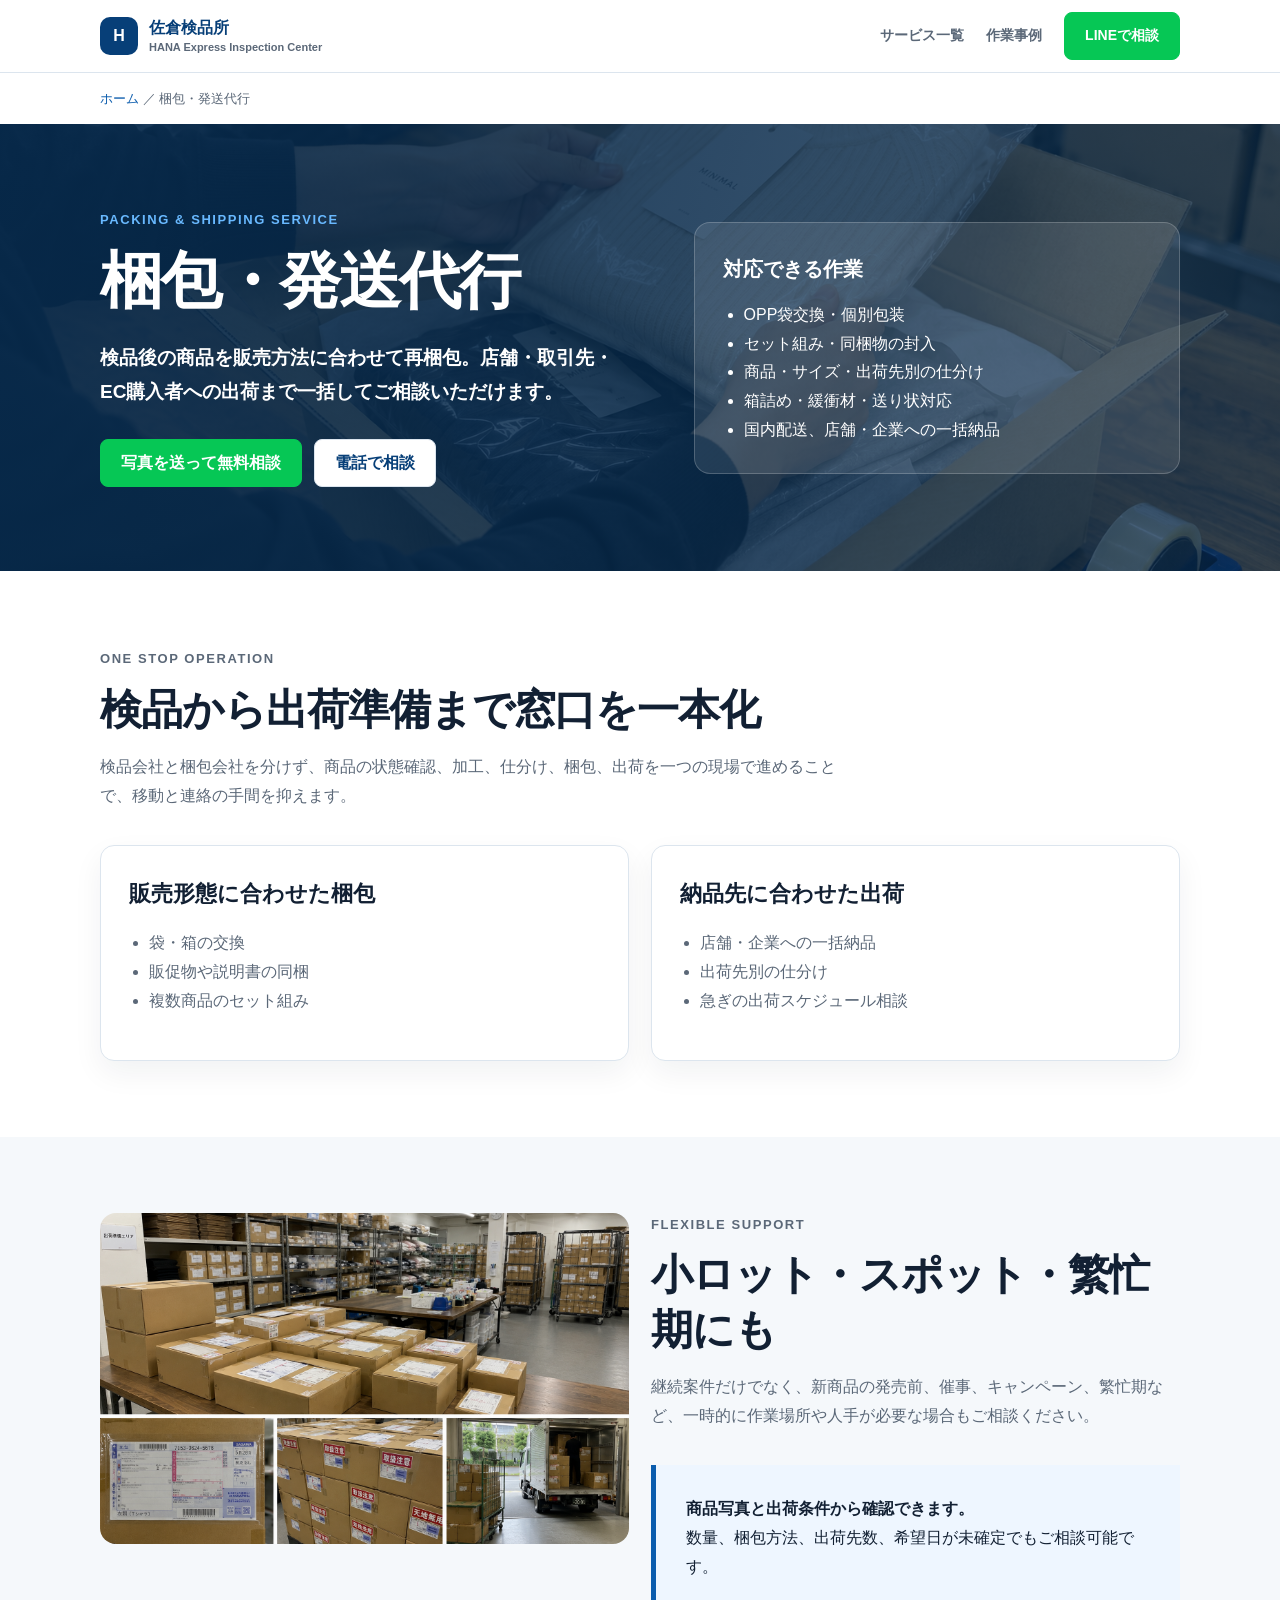
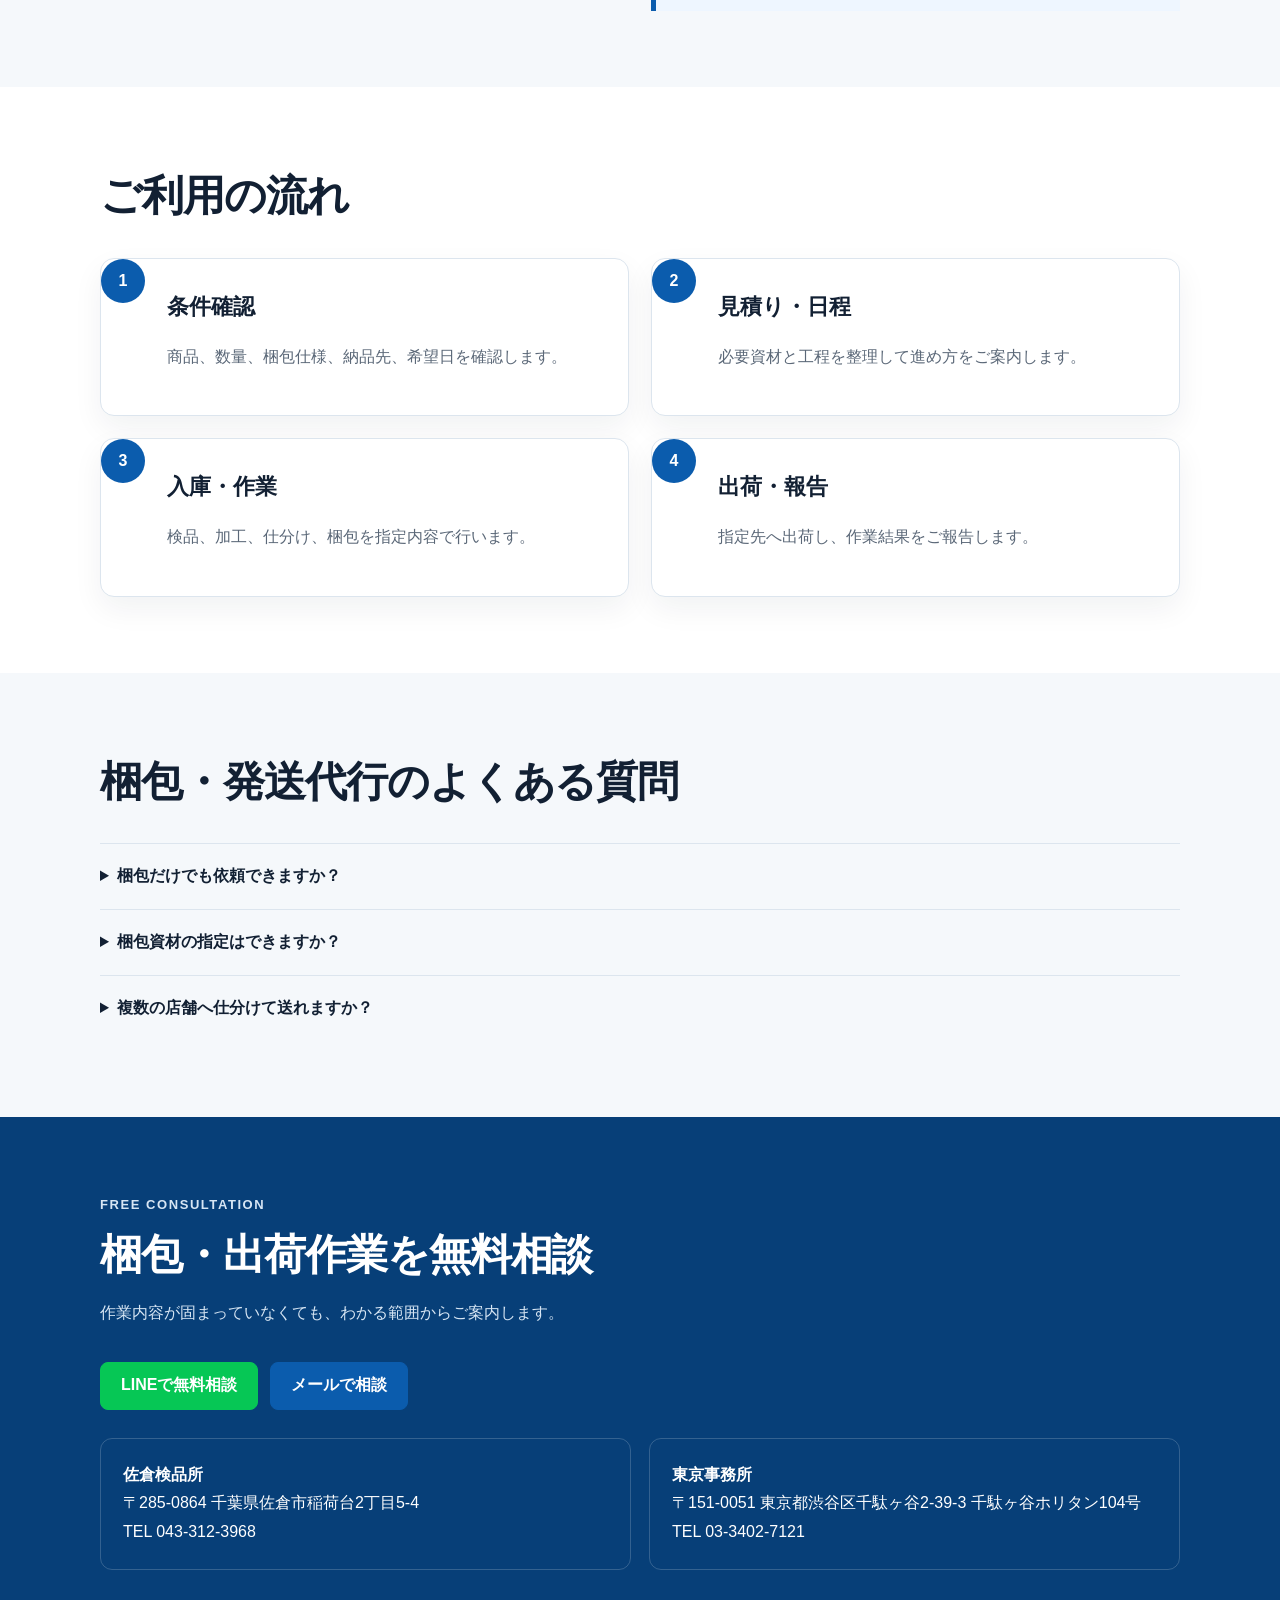
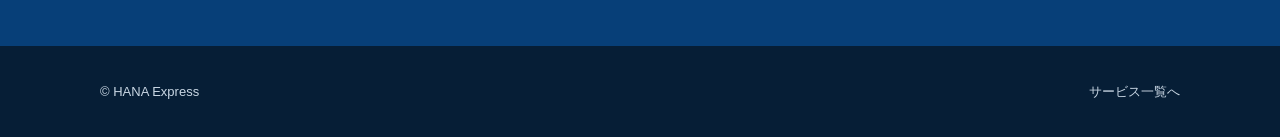
<file: services/packing-shipping/index.html>
<!doctype html><html lang="ja"><head><meta charset="utf-8"><meta name="viewport" content="width=device-width,initial-scale=1"><title>梱包・発送代行｜検品から出荷まで一括対応｜ハナエクスプレス</title><meta name="description" content="商品の袋交換、個別包装、セット組み、同梱、仕分け、梱包・発送を代行。検品後の国内出荷、店舗納品、EC発送まで千葉県佐倉市でご相談いただけます。"><meta name="robots" content="index,follow"><link rel="canonical" href="https://hana-express.net/services/packing-shipping/"><meta property="og:type" content="website"><meta property="og:title" content="梱包・発送代行｜ハナエクスプレス"><meta property="og:description" content="袋交換、セット組み、仕分け、梱包から国内出荷まで一括対応。"><meta property="og:url" content="https://hana-express.net/services/packing-shipping/"><meta property="og:image" content="https://hana-express.net/assets/sakura-repacking.png"><link rel="stylesheet" href="../service.css"><script async src="https://www.googletagmanager.com/gtag/js?id=G-HQ9LCE28RB"></script><script>window.dataLayer=window.dataLayer||[];function gtag(){dataLayer.push(arguments)}gtag('js',new Date());gtag('config','G-HQ9LCE28RB')</script><script type="application/ld+json">{"@context":"https://schema.org","@type":"Service","name":"梱包・発送代行","provider":{"@type":"LocalBusiness","name":"HANA Express 佐倉検品所","url":"https://hana-express.net/"},"areaServed":"JP","url":"https://hana-express.net/services/packing-shipping/"}</script></head><body><header class="site-header"><div class="wrap header-inner"><a class="brand" href="/"><span class="mark">H</span><span>佐倉検品所<small>HANA Express Inspection Center</small></span></a><nav class="nav"><a href="/#service">サービス一覧</a><a href="/#cases">作業事例</a><a class="button line" href="https://lin.ee/z5ZCQga" target="_blank" rel="noopener">LINEで相談</a></nav></div></header><main><div class="wrap crumb"><a href="/">ホーム</a> ／ 梱包・発送代行</div><section class="hero" style="--hero:url('/assets/sakura-repacking.png')"><div class="wrap hero-grid"><div><p class="eyebrow">Packing & Shipping Service</p><h1>梱包・発送代行</h1><p class="lead">検品後の商品を販売方法に合わせて再梱包。店舗・取引先・EC購入者への出荷まで一括してご相談いただけます。</p><div class="cta"><a class="button line" href="https://lin.ee/z5ZCQga" target="_blank" rel="noopener">写真を送って無料相談</a><a class="button ghost" href="tel:+81433123968">電話で相談</a></div></div><aside class="hero-card"><strong>対応できる作業</strong><ul><li>OPP袋交換・個別包装</li><li>セット組み・同梱物の封入</li><li>商品・サイズ・出荷先別の仕分け</li><li>箱詰め・緩衝材・送り状対応</li><li>国内配送、店舗・企業への一括納品</li></ul></aside></div></section><section><div class="wrap"><div class="section-head"><p class="eyebrow">One Stop Operation</p><h2>検品から出荷準備まで窓口を一本化</h2><p>検品会社と梱包会社を分けず、商品の状態確認、加工、仕分け、梱包、出荷を一つの現場で進めることで、移動と連絡の手間を抑えます。</p></div><div class="grid"><article class="card"><h3>販売形態に合わせた梱包</h3><ul><li>袋・箱の交換</li><li>販促物や説明書の同梱</li><li>複数商品のセット組み</li></ul></article><article class="card"><h3>納品先に合わせた出荷</h3><ul><li>店舗・企業への一括納品</li><li>出荷先別の仕分け</li><li>急ぎの出荷スケジュール相談</li></ul></article></div></div></section><section class="soft"><div class="wrap grid"><img class="photo" src="/assets/sakura-shipping.png" alt="佐倉市の物流拠点で行う梱包と出荷準備" loading="lazy"><div><div class="section-head"><p class="eyebrow">Flexible Support</p><h2>小ロット・スポット・繁忙期にも</h2><p>継続案件だけでなく、新商品の発売前、催事、キャンペーン、繁忙期など、一時的に作業場所や人手が必要な場合もご相談ください。</p></div><div class="trust"><strong>商品写真と出荷条件から確認できます。</strong><br>数量、梱包方法、出荷先数、希望日が未確定でもご相談可能です。</div></div></div></section><section><div class="wrap"><div class="section-head"><h2>ご利用の流れ</h2></div><div class="grid steps"><article class="card step"><h3>条件確認</h3><p>商品、数量、梱包仕様、納品先、希望日を確認します。</p></article><article class="card step"><h3>見積り・日程</h3><p>必要資材と工程を整理して進め方をご案内します。</p></article><article class="card step"><h3>入庫・作業</h3><p>検品、加工、仕分け、梱包を指定内容で行います。</p></article><article class="card step"><h3>出荷・報告</h3><p>指定先へ出荷し、作業結果をご報告します。</p></article></div></div></section><section class="soft faq"><div class="wrap"><div class="section-head"><h2>梱包・発送代行のよくある質問</h2></div><details><summary>梱包だけでも依頼できますか？</summary><p>可能です。検品のみ、梱包のみ、または出荷までの一括対応をご相談いただけます。</p></details><details><summary>梱包資材の指定はできますか？</summary><p>可能です。支給資材、指定サイズ、同梱物、緩衝材などの条件を事前に確認します。</p></details><details><summary>複数の店舗へ仕分けて送れますか？</summary><p>出荷先別の数量表や指示データをもとに、仕分け・梱包・発送方法をご相談します。</p></details></div></section><section class="contact"><div class="wrap"><div class="section-head"><p class="eyebrow">Free Consultation</p><h2>梱包・出荷作業を無料相談</h2><p>作業内容が固まっていなくても、わかる範囲からご案内します。</p></div><div class="cta"><a class="button line" href="https://lin.ee/z5ZCQga" target="_blank" rel="noopener">LINEで無料相談</a><a class="button" href="mailto:hana0334027121@gmail.com?subject=梱包・発送代行の相談">メールで相談</a></div><div class="contact-info"><div class="contact-box"><strong>佐倉検品所</strong><br>〒285-0864 千葉県佐倉市稲荷台2丁目5-4<br>TEL 043-312-3968</div><div class="contact-box"><strong>東京事務所</strong><br>〒151-0051 東京都渋谷区千駄ヶ谷2-39-3 千駄ヶ谷ホリタン104号<br>TEL 03-3402-7121</div></div></div></section></main><footer class="footer"><div class="wrap footer-inner"><span>© HANA Express</span><a href="/">サービス一覧へ</a></div></footer><div class="sticky"><a class="button line" href="https://lin.ee/z5ZCQga" target="_blank" rel="noopener">LINE相談</a><a class="button" href="tel:+81433123968">電話相談</a></div><script>document.querySelectorAll('a[href^="https://lin.ee"]').forEach(a=>a.addEventListener('click',()=>gtag('event','contact_click',{contact_method:'line',service_page:'packing_shipping'})));document.querySelectorAll('a[href^="tel:"]').forEach(a=>a.addEventListener('click',()=>gtag('event','contact_click',{contact_method:'phone',service_page:'packing_shipping'})))</script></body></html>
</file>
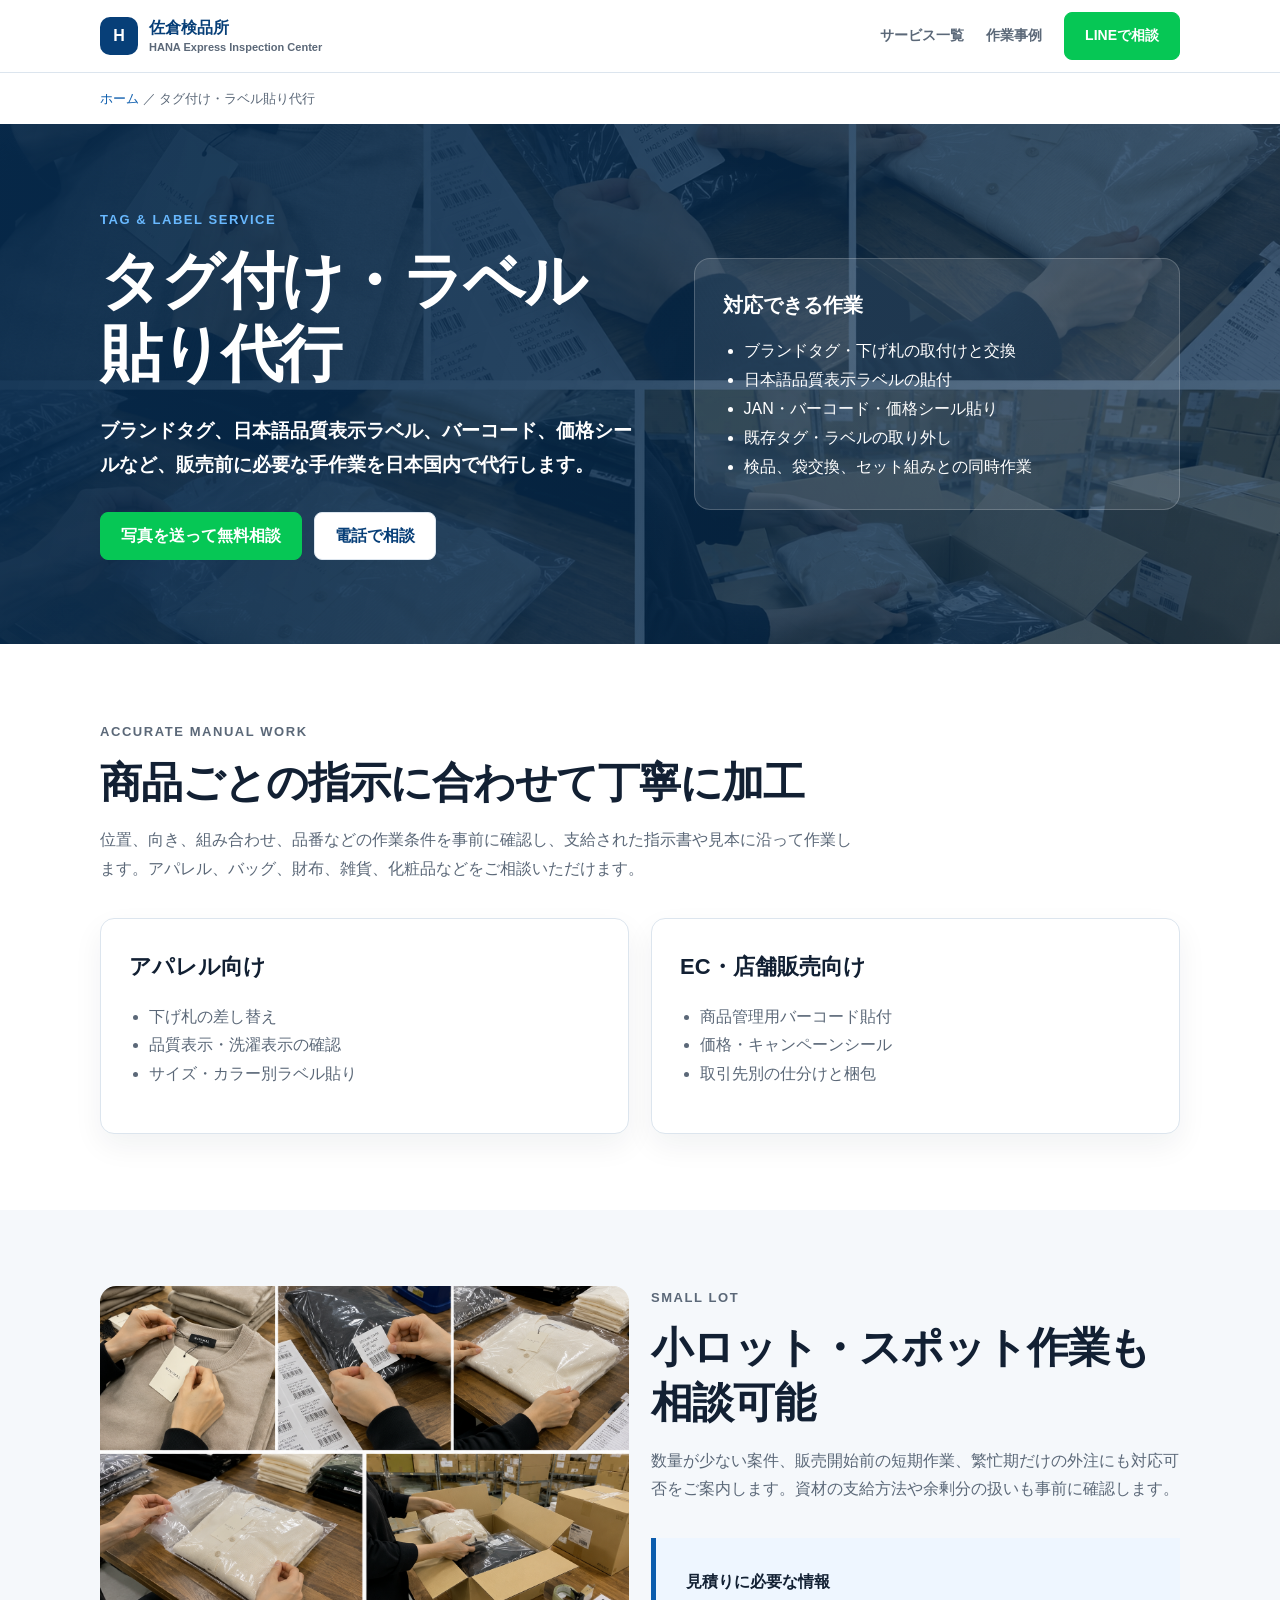
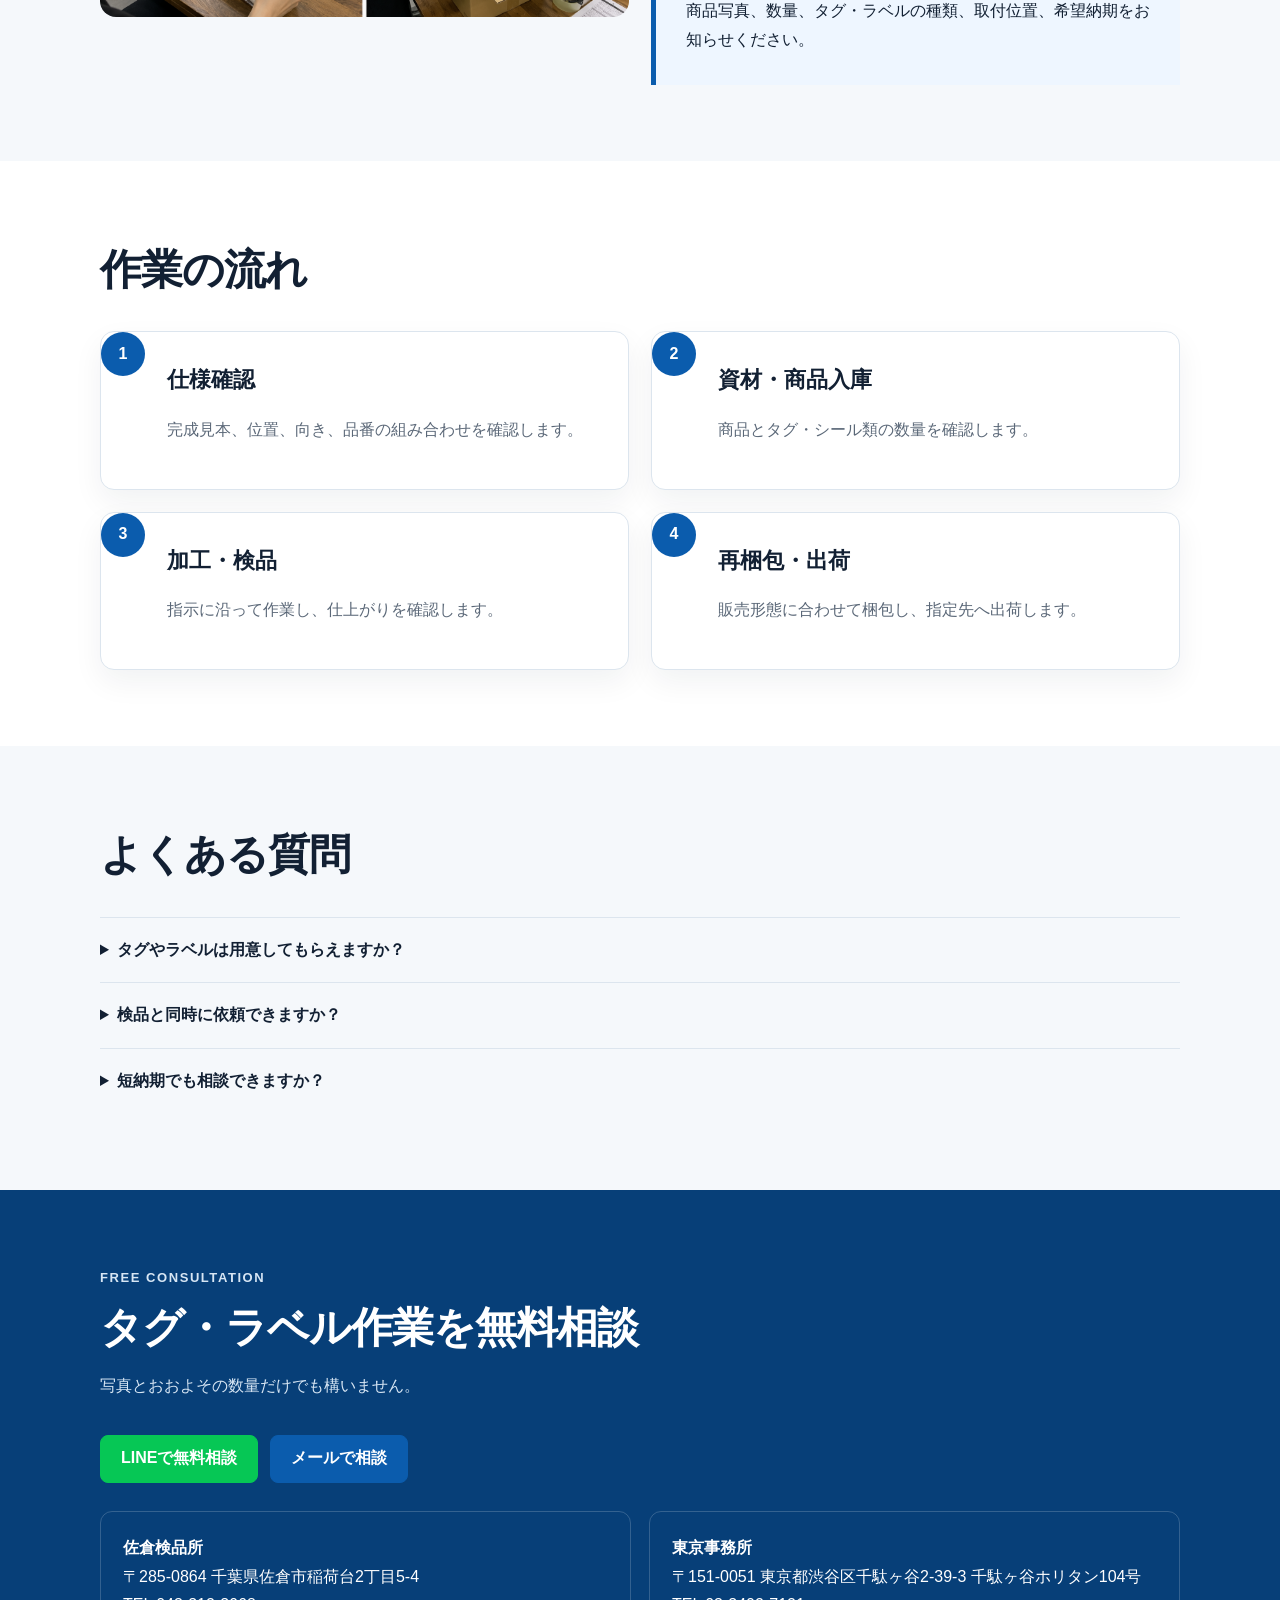
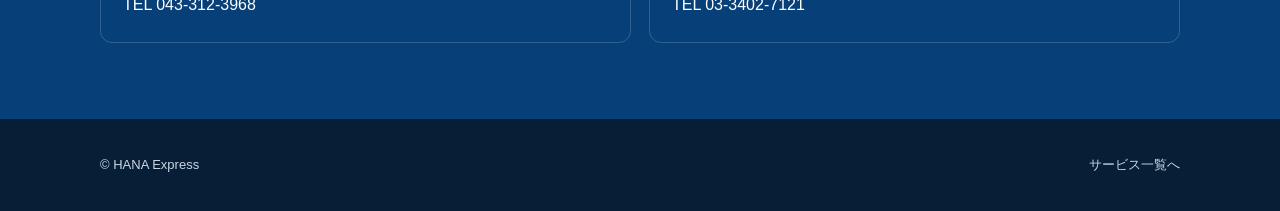
<file: services/tag-label/index.html>
<!doctype html><html lang="ja"><head><meta charset="utf-8"><meta name="viewport" content="width=device-width,initial-scale=1"><title>タグ付け・ラベル貼り代行｜小ロット対応｜ハナエクスプレス</title><meta name="description" content="衣類や雑貨のタグ付け、下げ札交換、日本語品質表示ラベル、バーコード・価格シール貼りを代行。検品、袋交換、再梱包、出荷まで千葉県佐倉市で一括対応します。"><meta name="robots" content="index,follow"><link rel="canonical" href="https://hana-express.net/services/tag-label/"><meta property="og:type" content="website"><meta property="og:title" content="タグ付け・ラベル貼り代行｜ハナエクスプレス"><meta property="og:description" content="タグ交換、日本語表示ラベル、バーコード貼付から再梱包まで対応。"><meta property="og:url" content="https://hana-express.net/services/tag-label/"><meta property="og:image" content="https://hana-express.net/assets/sakura-tag-packing.png"><link rel="stylesheet" href="../service.css"><script async src="https://www.googletagmanager.com/gtag/js?id=G-HQ9LCE28RB"></script><script>window.dataLayer=window.dataLayer||[];function gtag(){dataLayer.push(arguments)}gtag('js',new Date());gtag('config','G-HQ9LCE28RB')</script><script type="application/ld+json">{"@context":"https://schema.org","@type":"Service","name":"タグ付け・ラベル貼り代行","provider":{"@type":"LocalBusiness","name":"HANA Express 佐倉検品所","url":"https://hana-express.net/"},"areaServed":"JP","url":"https://hana-express.net/services/tag-label/"}</script></head><body><header class="site-header"><div class="wrap header-inner"><a class="brand" href="/"><span class="mark">H</span><span>佐倉検品所<small>HANA Express Inspection Center</small></span></a><nav class="nav"><a href="/#service">サービス一覧</a><a href="/#cases">作業事例</a><a class="button line" href="https://lin.ee/z5ZCQga" target="_blank" rel="noopener">LINEで相談</a></nav></div></header><main><div class="wrap crumb"><a href="/">ホーム</a> ／ タグ付け・ラベル貼り代行</div><section class="hero" style="--hero:url('/assets/sakura-tag-packing.png')"><div class="wrap hero-grid"><div><p class="eyebrow">Tag & Label Service</p><h1>タグ付け・ラベル貼り代行</h1><p class="lead">ブランドタグ、日本語品質表示ラベル、バーコード、価格シールなど、販売前に必要な手作業を日本国内で代行します。</p><div class="cta"><a class="button line" href="https://lin.ee/z5ZCQga" target="_blank" rel="noopener">写真を送って無料相談</a><a class="button ghost" href="tel:+81433123968">電話で相談</a></div></div><aside class="hero-card"><strong>対応できる作業</strong><ul><li>ブランドタグ・下げ札の取付けと交換</li><li>日本語品質表示ラベルの貼付</li><li>JAN・バーコード・価格シール貼り</li><li>既存タグ・ラベルの取り外し</li><li>検品、袋交換、セット組みとの同時作業</li></ul></aside></div></section><section><div class="wrap"><div class="section-head"><p class="eyebrow">Accurate Manual Work</p><h2>商品ごとの指示に合わせて丁寧に加工</h2><p>位置、向き、組み合わせ、品番などの作業条件を事前に確認し、支給された指示書や見本に沿って作業します。アパレル、バッグ、財布、雑貨、化粧品などをご相談いただけます。</p></div><div class="grid"><article class="card"><h3>アパレル向け</h3><ul><li>下げ札の差し替え</li><li>品質表示・洗濯表示の確認</li><li>サイズ・カラー別ラベル貼り</li></ul></article><article class="card"><h3>EC・店舗販売向け</h3><ul><li>商品管理用バーコード貼付</li><li>価格・キャンペーンシール</li><li>取引先別の仕分けと梱包</li></ul></article></div></div></section><section class="soft"><div class="wrap grid"><img class="photo" src="/assets/sakura-tag-packing.png" alt="衣類へのタグ付けとラベル貼り作業" loading="lazy"><div><div class="section-head"><p class="eyebrow">Small Lot</p><h2>小ロット・スポット作業も相談可能</h2><p>数量が少ない案件、販売開始前の短期作業、繁忙期だけの外注にも対応可否をご案内します。資材の支給方法や余剰分の扱いも事前に確認します。</p></div><div class="trust"><strong>見積りに必要な情報</strong><br>商品写真、数量、タグ・ラベルの種類、取付位置、希望納期をお知らせください。</div></div></div></section><section><div class="wrap"><div class="section-head"><h2>作業の流れ</h2></div><div class="grid steps"><article class="card step"><h3>仕様確認</h3><p>完成見本、位置、向き、品番の組み合わせを確認します。</p></article><article class="card step"><h3>資材・商品入庫</h3><p>商品とタグ・シール類の数量を確認します。</p></article><article class="card step"><h3>加工・検品</h3><p>指示に沿って作業し、仕上がりを確認します。</p></article><article class="card step"><h3>再梱包・出荷</h3><p>販売形態に合わせて梱包し、指定先へ出荷します。</p></article></div></div></section><section class="soft faq"><div class="wrap"><div class="section-head"><h2>よくある質問</h2></div><details><summary>タグやラベルは用意してもらえますか？</summary><p>基本的にはお客様支給で進めます。必要資材と納品方法を案件ごとに確認します。</p></details><details><summary>検品と同時に依頼できますか？</summary><p>可能です。検品、タグ交換、袋交換、仕分け、梱包を一連の工程として相談できます。</p></details><details><summary>短納期でも相談できますか？</summary><p>入庫日、数量、作業内容を確認し、可能なスケジュールをご案内します。</p></details></div></section><section class="contact"><div class="wrap"><div class="section-head"><p class="eyebrow">Free Consultation</p><h2>タグ・ラベル作業を無料相談</h2><p>写真とおおよその数量だけでも構いません。</p></div><div class="cta"><a class="button line" href="https://lin.ee/z5ZCQga" target="_blank" rel="noopener">LINEで無料相談</a><a class="button" href="mailto:hana0334027121@gmail.com?subject=タグ・ラベル作業の相談">メールで相談</a></div><div class="contact-info"><div class="contact-box"><strong>佐倉検品所</strong><br>〒285-0864 千葉県佐倉市稲荷台2丁目5-4<br>TEL 043-312-3968</div><div class="contact-box"><strong>東京事務所</strong><br>〒151-0051 東京都渋谷区千駄ヶ谷2-39-3 千駄ヶ谷ホリタン104号<br>TEL 03-3402-7121</div></div></div></section></main><footer class="footer"><div class="wrap footer-inner"><span>© HANA Express</span><a href="/">サービス一覧へ</a></div></footer><div class="sticky"><a class="button line" href="https://lin.ee/z5ZCQga" target="_blank" rel="noopener">LINE相談</a><a class="button" href="tel:+81433123968">電話相談</a></div><script>document.querySelectorAll('a[href^="https://lin.ee"]').forEach(a=>a.addEventListener('click',()=>gtag('event','contact_click',{contact_method:'line',service_page:'tag_label'})));document.querySelectorAll('a[href^="tel:"]').forEach(a=>a.addEventListener('click',()=>gtag('event','contact_click',{contact_method:'phone',service_page:'tag_label'})))</script></body></html>
</file>
<file: services/service.css>
:root{--ink:#122033;--sub:#5b6878;--line:#dce5ee;--blue:#0b5cad;--dark:#073f78;--green:#06c755;--soft:#f5f8fb;--white:#fff;font-family:"Noto Sans JP","Yu Gothic",Meiryo,Arial,sans-serif}*{box-sizing:border-box}html{scroll-behavior:smooth}body{margin:0;color:var(--ink);line-height:1.8;background:var(--white)}a{color:inherit;text-decoration:none}img{display:block;width:100%;height:auto}.wrap{width:min(1080px,calc(100% - 40px));margin:auto}.site-header{position:sticky;top:0;z-index:10;background:rgba(255,255,255,.96);border-bottom:1px solid var(--line);backdrop-filter:blur(12px)}.header-inner{min-height:72px;display:flex;align-items:center;justify-content:space-between;gap:24px}.brand{display:flex;align-items:center;gap:11px;color:var(--dark);font-weight:900;line-height:1.2}.mark{display:grid;place-items:center;width:38px;height:38px;border-radius:10px;background:var(--dark);color:#fff}.brand small{display:block;margin-top:4px;color:var(--sub);font-size:11px}.nav{display:flex;gap:22px;align-items:center;color:var(--sub);font-size:14px;font-weight:800}.button{display:inline-flex;align-items:center;justify-content:center;min-height:48px;padding:0 20px;border-radius:8px;border:1px solid var(--blue);background:var(--blue);color:#fff;font-weight:900}.button.line{background:var(--green);border-color:var(--green)}.button.ghost{color:var(--dark);background:#fff;border-color:var(--line)}.hero{padding:84px 0;background:linear-gradient(105deg,rgba(7,42,76,.94),rgba(7,42,76,.72)),var(--hero) center/cover;color:#fff}.hero-grid{display:grid;grid-template-columns:1.05fr .95fr;gap:56px;align-items:center}.eyebrow{margin:0 0 12px;color:#69b9ff;font-size:13px;font-weight:900;letter-spacing:.12em;text-transform:uppercase}.hero h1{max-width:760px;margin:0;font-size:clamp(36px,5vw,62px);line-height:1.18;letter-spacing:-.035em}.lead{margin:24px 0 0;font-size:19px;font-weight:700}.cta{display:flex;flex-wrap:wrap;gap:12px;margin-top:30px}.hero-card{padding:28px;border:1px solid rgba(255,255,255,.2);border-radius:16px;background:rgba(255,255,255,.1)}.hero-card strong{font-size:20px}.hero-card ul{padding-left:21px;margin:14px 0 0}.crumb{padding:14px 0;color:var(--sub);font-size:13px}.crumb a{color:var(--blue)}section{padding:76px 0}.soft{background:var(--soft)}.section-head{max-width:760px;margin-bottom:34px}.section-head h2{margin:6px 0 12px;font-size:clamp(28px,4vw,42px);line-height:1.3;letter-spacing:-.025em}.section-head p{color:var(--sub)}.grid{display:grid;grid-template-columns:repeat(2,1fr);gap:22px}.card{padding:28px;border:1px solid var(--line);border-radius:14px;background:#fff;box-shadow:0 12px 30px rgba(18,32,51,.06)}.card h3{margin:0 0 10px;font-size:22px}.card p,.card li{color:var(--sub)}.card ul{padding-left:20px}.photo{border-radius:16px;aspect-ratio:16/10;object-fit:cover}.steps{counter-reset:step}.step{position:relative;padding-left:66px}.step:before{counter-increment:step;content:counter(step);position:absolute;left:0;top:0;display:grid;place-items:center;width:44px;height:44px;border-radius:50%;background:var(--blue);color:#fff;font-weight:900}.trust{padding:30px;border-left:5px solid var(--blue);background:#eef6ff}.faq details{border-top:1px solid var(--line);padding:18px 0}.faq summary{cursor:pointer;font-weight:900}.faq p{color:var(--sub)}.contact{background:var(--dark);color:#fff}.contact .section-head p{color:#d7e6f4}.contact-info{display:grid;grid-template-columns:repeat(2,1fr);gap:18px;margin-top:28px}.contact-box{padding:22px;border:1px solid rgba(255,255,255,.18);border-radius:12px}.footer{padding:34px 0;background:#061e36;color:#c9d7e4;font-size:13px}.footer-inner{display:flex;justify-content:space-between;gap:24px}.sticky{display:none}.related a{display:block;padding:16px 18px;border:1px solid var(--line);border-radius:10px;background:#fff;color:var(--blue);font-weight:900}@media(max-width:780px){.wrap{width:min(100% - 28px,1080px)}.nav a:not(.button){display:none}.header-inner{min-height:64px}.hero{padding:58px 0 70px}.hero-grid,.grid,.contact-info{grid-template-columns:1fr}.hero h1{font-size:37px}.hero-card{padding:22px}section{padding:58px 0}.sticky{position:fixed;display:grid;grid-template-columns:1fr 1fr;left:0;right:0;bottom:0;z-index:20;padding:9px 12px;background:#fff;border-top:1px solid var(--line);gap:8px}.sticky .button{min-height:44px;padding:0 8px}.footer{padding-bottom:90px}.footer-inner{display:block}}
</file>
